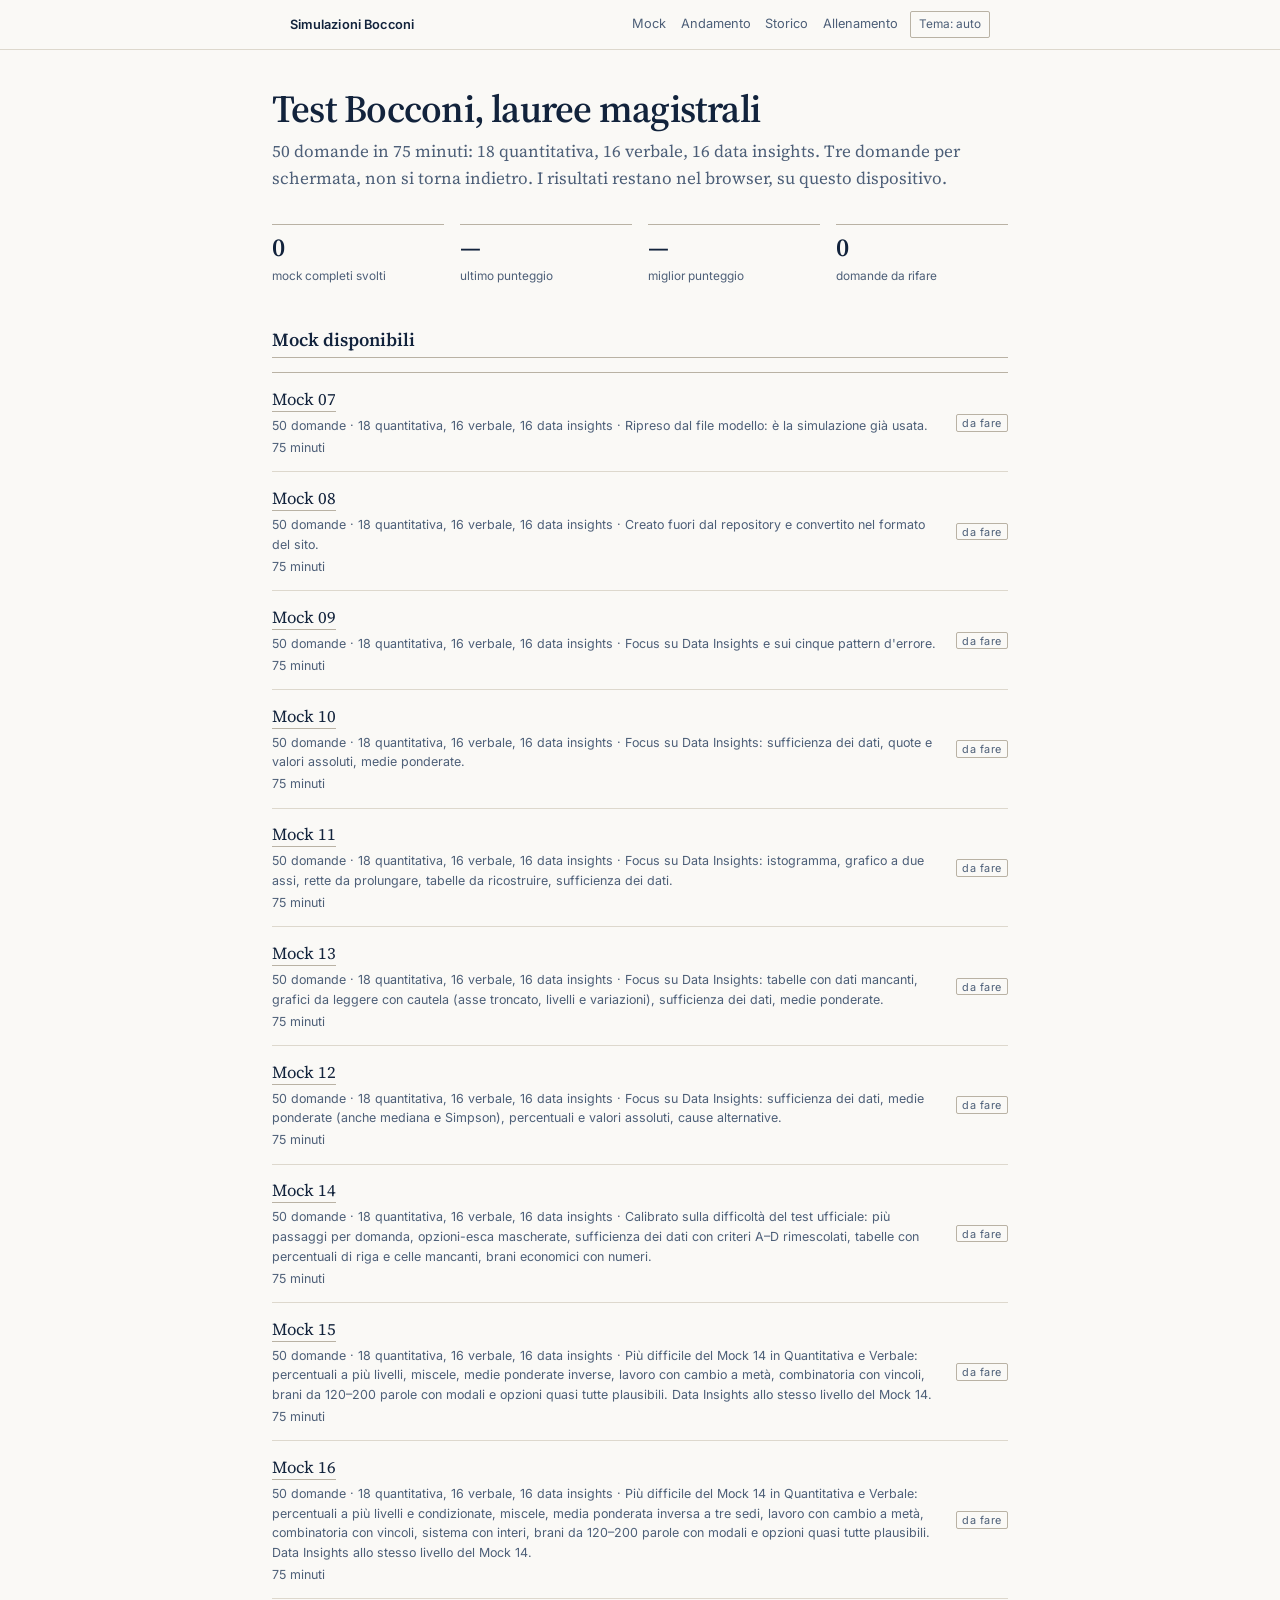
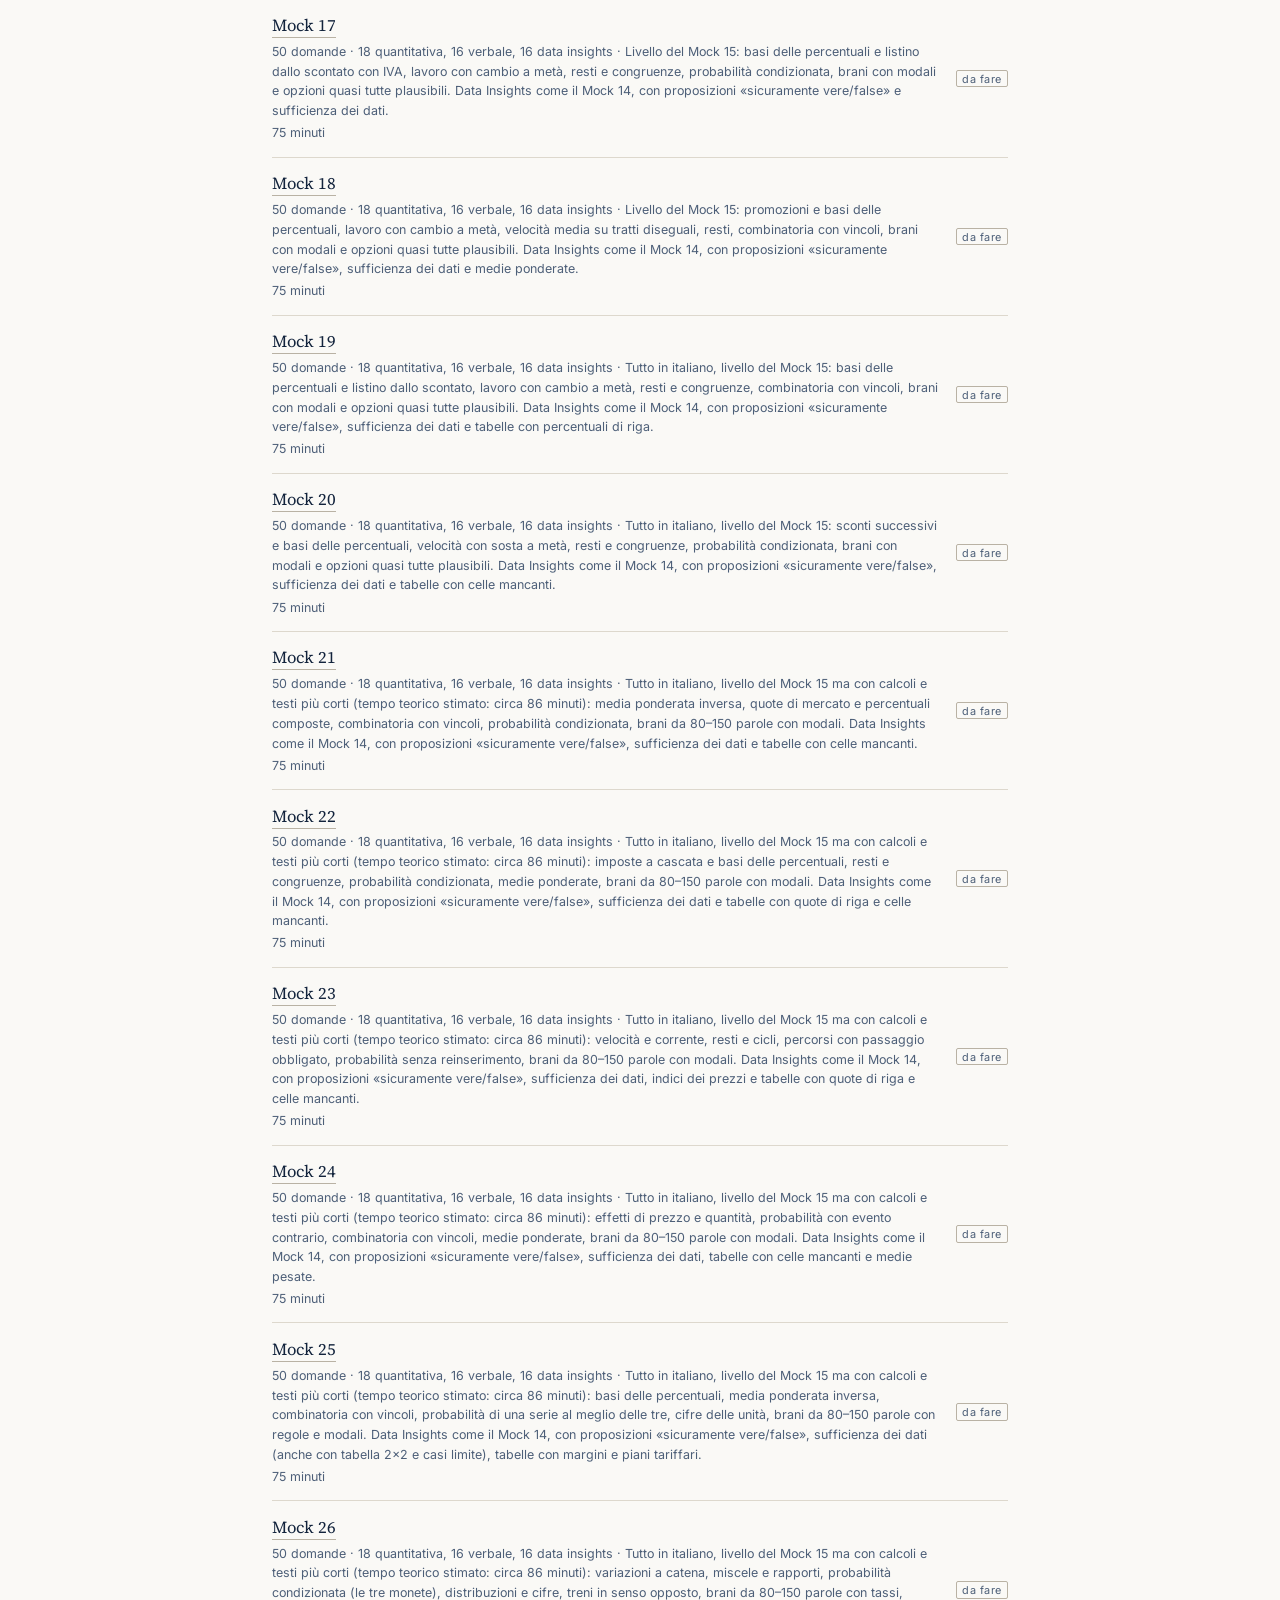
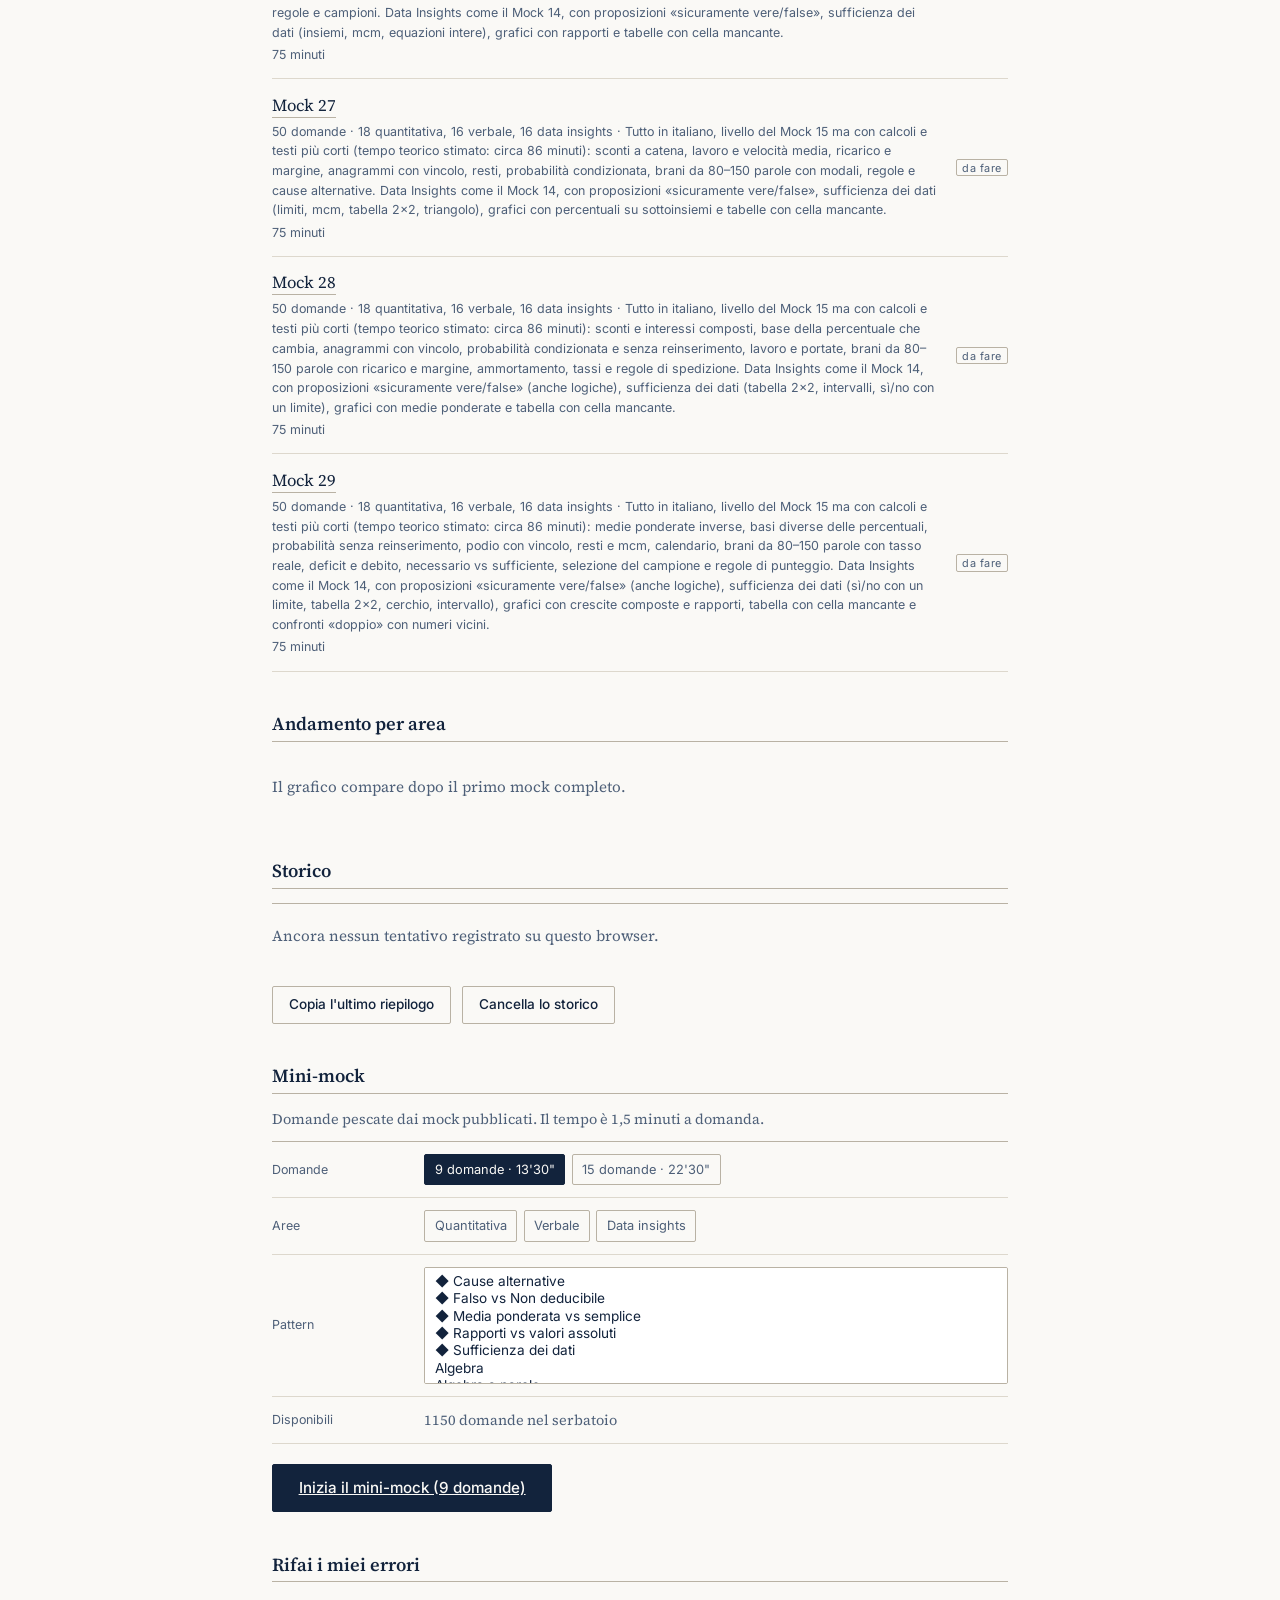
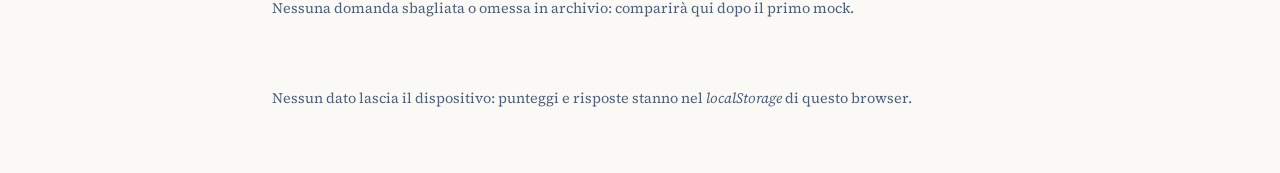
<file: docs/index.html>
<!DOCTYPE html>
<html lang="it">
<head>
<meta charset="utf-8">
<meta name="viewport" content="width=device-width, initial-scale=1, viewport-fit=cover">
<title>Simulazioni test Bocconi — lauree magistrali</title>
<link rel="preconnect" href="https://fonts.googleapis.com">
<link rel="preconnect" href="https://fonts.gstatic.com" crossorigin>
<link href="https://fonts.googleapis.com/css2?family=Source+Serif+4:opsz,wght@8..60,400;8..60,600&family=Inter:wght@400;500;600&display=swap" rel="stylesheet">
<link rel="stylesheet" href="css/style.css">
</head>
<body>

<header id="sitehead">
  <div class="inner">
    <span class="brand">Simulazioni Bocconi</span>
    <nav>
      <a href="#mock">Mock</a>
      <a href="#andamento">Andamento</a>
      <a href="#storico">Storico</a>
      <a href="#allenamento">Allenamento</a>
    </nav>
    <button class="themebtn" type="button">Tema</button>
  </div>
</header>

<main id="home" class="wrap page">
  <h1>Test Bocconi, lauree magistrali</h1>
  <p class="lead">50 domande in 75 minuti: 18 quantitativa, 16 verbale, 16 data insights.
    Tre domande per schermata, non si torna indietro. I risultati restano nel browser, su questo dispositivo.</p>

  <div class="kpis" id="kpis"></div>

  <section class="block" id="mock">
    <h2 class="sec">Mock disponibili</h2>
    <div class="list" id="listamock"></div>
  </section>

  <section class="block" id="andamento">
    <h2 class="sec">Andamento per area</h2>
    <div id="grafico"></div>
  </section>

  <section class="block" id="storico">
    <h2 class="sec">Storico</h2>
    <div class="hist" id="tabstorico"></div>
    <div class="actions noprint">
      <button class="btn ghost small" id="copiatutto">Copia l'ultimo riepilogo</button>
      <button class="btn ghost small" id="svuota">Cancella lo storico</button>
      <span class="flash" id="flash"></span>
    </div>
  </section>

  <section class="block" id="allenamento">
    <h2 class="sec">Mini-mock</h2>
    <p class="note">Domande pescate dai mock pubblicati. Il tempo è 1,5 minuti a domanda.</p>
    <div class="form">
      <div class="field">
        <label>Domande</label>
        <div class="chips">
          <label class="chip"><input type="radio" name="n" value="9" checked><span>9 domande · 13'30"</span></label>
          <label class="chip"><input type="radio" name="n" value="15"><span>15 domande · 22'30"</span></label>
        </div>
      </div>
      <div class="field">
        <label>Aree</label>
        <div class="chips">
          <label class="chip"><input type="checkbox" name="area" value="Q"><span>Quantitativa</span></label>
          <label class="chip"><input type="checkbox" name="area" value="V"><span>Verbale</span></label>
          <label class="chip"><input type="checkbox" name="area" value="DI"><span>Data insights</span></label>
        </div>
      </div>
      <div class="field">
        <label for="pattsel">Pattern</label>
        <select id="pattsel" multiple size="6"></select>
      </div>
      <div class="field">
        <label>Disponibili</label>
        <span class="note" id="conteggio">—</span>
      </div>
    </div>
    <div class="actions">
      <a class="btn" id="vaimini" href="mock.html?mode=mini&n=9">Inizia il mini-mock</a>
    </div>

    <h2 class="sec">Rifai i miei errori</h2>
    <p class="note" id="conterrori">—</p>
    <div class="actions" id="azerrori"></div>
  </section>

  <p class="note" style="margin-top:3rem">
    Nessun dato lascia il dispositivo: punteggi e risposte stanno nel <i>localStorage</i> di questo browser.
  </p>
</main>

<script src="js/charts.js"></script>
<script src="mocks/elenco.js"></script>
<script src="js/engine.js"></script>
<script>
(function () {
  const B = window.Bocconi;
  B.Tema.init();

  const el = id => document.getElementById(id);
  const storico = () => B.Store.storico();

  /* ------------------------------------------------ elenco dei mock */
  function rendiElenco() {
    const st = storico();
    const righe = B.elenco().map(v => {
      const tentativi = st.filter(t => t.mockId === v.id);
      const migliore = tentativi.reduce((best, t) => {
        const QS = B.domande(t.items.map(it => ({ m: it.m, n: it.n })));
        const R = B.punteggio(QS, t.items.map(it => (it.a === undefined ? null : it.a)));
        return (!best || R.pts > best.pts) ? { pts: R.pts, ts: t.ts } : best;
      }, null);
      const stato = tentativi.length
        ? `<span class="state">fatto ${tentativi.length}×</span><span class="score">${B.num(migliore.pts)}<small> /50</small></span>`
        : `<span class="badge">da fare</span>`;
      return `<div class="item">
        <div>
          <div class="title"><a class="go" href="mock.html?id=${v.id}">${B.esc(v.title)}</a></div>
          <div class="meta">${B.esc(v.sub || '')}${v.note ? ' · ' + B.esc(v.note) : ''}</div>
          <div class="meta">${v.minutes} minuti${tentativi.length ? ` · <a class="go" href="mock.html?rev=${migliore.ts}">rivedi il migliore</a>` : ''}</div>
        </div>
        <div class="side">${stato}</div>
      </div>`;
    }).join('');
    el('listamock').innerHTML = righe || '<p class="empty">Nessun mock pubblicato.</p>';
  }

  /* ------------------------------------------------ riquadri in alto */
  function rendiKpi() {
    const st = storico();
    const completi = st.filter(t => t.mode === 'full');
    const punti = completi.map(t => {
      const QS = B.domande(t.items.map(it => ({ m: it.m, n: it.n })));
      return B.punteggio(QS, t.items.map(it => (it.a === undefined ? null : it.a))).pts;
    });
    const ultimo = punti.length ? punti[punti.length - 1] : null;
    const migliore = punti.length ? Math.max.apply(null, punti) : null;
    const errori = B.mieiErrori().length;
    el('kpis').innerHTML = `
      <div class="kpi"><b>${completi.length}</b><span>mock completi svolti</span></div>
      <div class="kpi"><b>${ultimo === null ? '—' : B.num(ultimo)}</b><span>ultimo punteggio</span></div>
      <div class="kpi"><b>${migliore === null ? '—' : B.num(migliore)}</b><span>miglior punteggio</span></div>
      <div class="kpi"><b>${errori}</b><span>domande da rifare</span></div>`;
  }

  /* ------------------------------------------------ grafico andamento */
  function rendiGrafico() {
    const completi = storico().filter(t => t.mode === 'full');
    if (completi.length < 1) {
      el('grafico').innerHTML = '<p class="empty">Il grafico compare dopo il primo mock completo.</p>';
      return;
    }
    el('grafico').innerHTML = B.andamento(completi) +
      '<p class="note">Ogni punto è la percentuale di punti ottenuti sul massimo dell\'area (18, 16 e 16).</p>';
  }

  /* ------------------------------------------------ tabella storico */
  function rendiStorico() {
    const st = storico().slice().reverse();
    if (!st.length) { el('tabstorico').innerHTML = '<p class="empty">Ancora nessun tentativo registrato su questo browser.</p>'; return; }
    const righe = st.map(t => {
      const QS = B.domande(t.items.map(it => ({ m: it.m, n: it.n })));
      const R = B.punteggio(QS, t.items.map(it => (it.a === undefined ? null : it.a)));
      const d = new Date(t.ts);
      return `<div class="row">
        <span class="when">${d.toLocaleDateString('it-IT')} ${d.toLocaleTimeString('it-IT', { hour: '2-digit', minute: '2-digit' })}</span>
        <span class="lbl"><a href="mock.html?rev=${t.ts}">${B.esc(t.label)}</a></span>
        <span>${R.right}</span><span>${R.wrong}</span><span>${R.blank}</span>
        <span>${B.num(R.pts)}${t.mode === 'full' ? '' : '<small> /' + R.tot + '</small>'}</span>
      </div>`;
    }).join('');
    el('tabstorico').innerHTML = `<div class="row head"><span>Quando</span><span>Prova</span><span>G</span><span>S</span><span>O</span><span>Punti</span></div>${righe}`;
  }

  /* ------------------------------------------------ mini-mock */
  function pattern() {
    const set = new Set();
    B.tutteLeDomande().forEach(x => set.add(x.q.patt));
    return Array.from(set).sort((a, b) => {
      const ma = B.PATTERN_MIEI.includes(a), mb = B.PATTERN_MIEI.includes(b);
      if (ma !== mb) return ma ? -1 : 1;
      return a.localeCompare(b, 'it');
    });
  }

  function rendiPattern() {
    el('pattsel').innerHTML = pattern().map(p =>
      `<option value="${B.esc(p)}">${B.PATTERN_MIEI.includes(p) ? '◆ ' : ''}${B.esc(p)}</option>`).join('');
  }

  function aggiornaMini() {
    const n = document.querySelector('input[name=n]:checked').value;
    const aree = Array.from(document.querySelectorAll('input[name=area]:checked')).map(i => i.value);
    const patt = Array.from(el('pattsel').selectedOptions).map(o => o.value);
    let pool = B.tutteLeDomande();
    if (aree.length) pool = pool.filter(x => aree.indexOf(x.q.area) >= 0);
    if (patt.length) pool = pool.filter(x => patt.indexOf(x.q.patt) >= 0);
    const url = 'mock.html?mode=mini&n=' + n
      + (aree.length ? '&area=' + encodeURIComponent(aree.join(',')) : '')
      + (patt.length ? '&patt=' + encodeURIComponent(patt.join('|')) : '');
    const a = el('vaimini');
    a.href = url;
    const basta = pool.length > 0;
    a.classList.toggle('ghost', !basta);
    a.textContent = basta ? `Inizia il mini-mock (${Math.min(+n, pool.length)} domande)` : 'Nessuna domanda con questi filtri';
    el('conteggio').textContent = pool.length
      ? `${pool.length} domande nel serbatoio${pool.length < +n ? ' — meno di quelle richieste, le userò tutte' : ''}`
      : 'nessuna domanda con questi filtri';
  }

  /* ------------------------------------------------ rifai i miei errori */
  function rendiErrori() {
    const err = B.mieiErrori();
    const perArea = err.reduce((a, x) => (a[x.q.area] = (a[x.q.area] || 0) + 1, a), {});
    if (!err.length) {
      el('conterrori').textContent = 'Nessuna domanda sbagliata o omessa in archivio: comparirà qui dopo il primo mock.';
      el('azerrori').innerHTML = '';
      return;
    }
    el('conterrori').innerHTML = `${err.length} domande sbagliate o lasciate in bianco nei tentativi precedenti` +
      ` (Q ${perArea.Q || 0} · V ${perArea.V || 0} · DI ${perArea.DI || 0}).` +
      ` Tempo: 1,5 minuti a domanda.`;
    const opzioni = [9, 15, err.length].filter((v, i, a) => v <= err.length && a.indexOf(v) === i);
    el('azerrori').innerHTML = opzioni.map((v, i) =>
      `<a class="btn ${i ? 'ghost' : ''}" href="mock.html?mode=errori&n=${v}" style="text-decoration:none">Rifai ${v === err.length ? 'tutte (' + v + ')' : v + ' domande'}</a>`
    ).join('');
  }

  /* ------------------------------------------------ azioni */
  function collega() {
    document.querySelectorAll('input[name=n], input[name=area]').forEach(i => i.addEventListener('change', aggiornaMini));
    el('pattsel').addEventListener('change', aggiornaMini);

    el('svuota').onclick = () => {
      if (!storico().length) return;
      if (!confirm('Cancello tutti i risultati salvati su questo browser? Non si può annullare.')) return;
      B.Store.svuotaStorico();
      rendiTutto();
    };
    el('copiatutto').onclick = () => {
      const st = storico();
      if (!st.length) { el('flash').textContent = 'Storico vuoto.'; el('flash').classList.add('on'); setTimeout(() => el('flash').classList.remove('on'), 2200); return; }
      B.copia(B.esporta(st[st.length - 1]), el('flash'));
    };
  }

  function rendiTutto() {
    rendiElenco(); rendiKpi(); rendiGrafico(); rendiStorico(); rendiErrori(); aggiornaMini();
  }

  B.caricaTutti().then(() => { rendiPattern(); collega(); rendiTutto(); })
    .catch(e => { el('listamock').innerHTML = `<p class="empty">Non riesco a caricare i mock: ${B.esc(e.message)}</p>`; });
})();
</script>
</body>
</html>
</file>
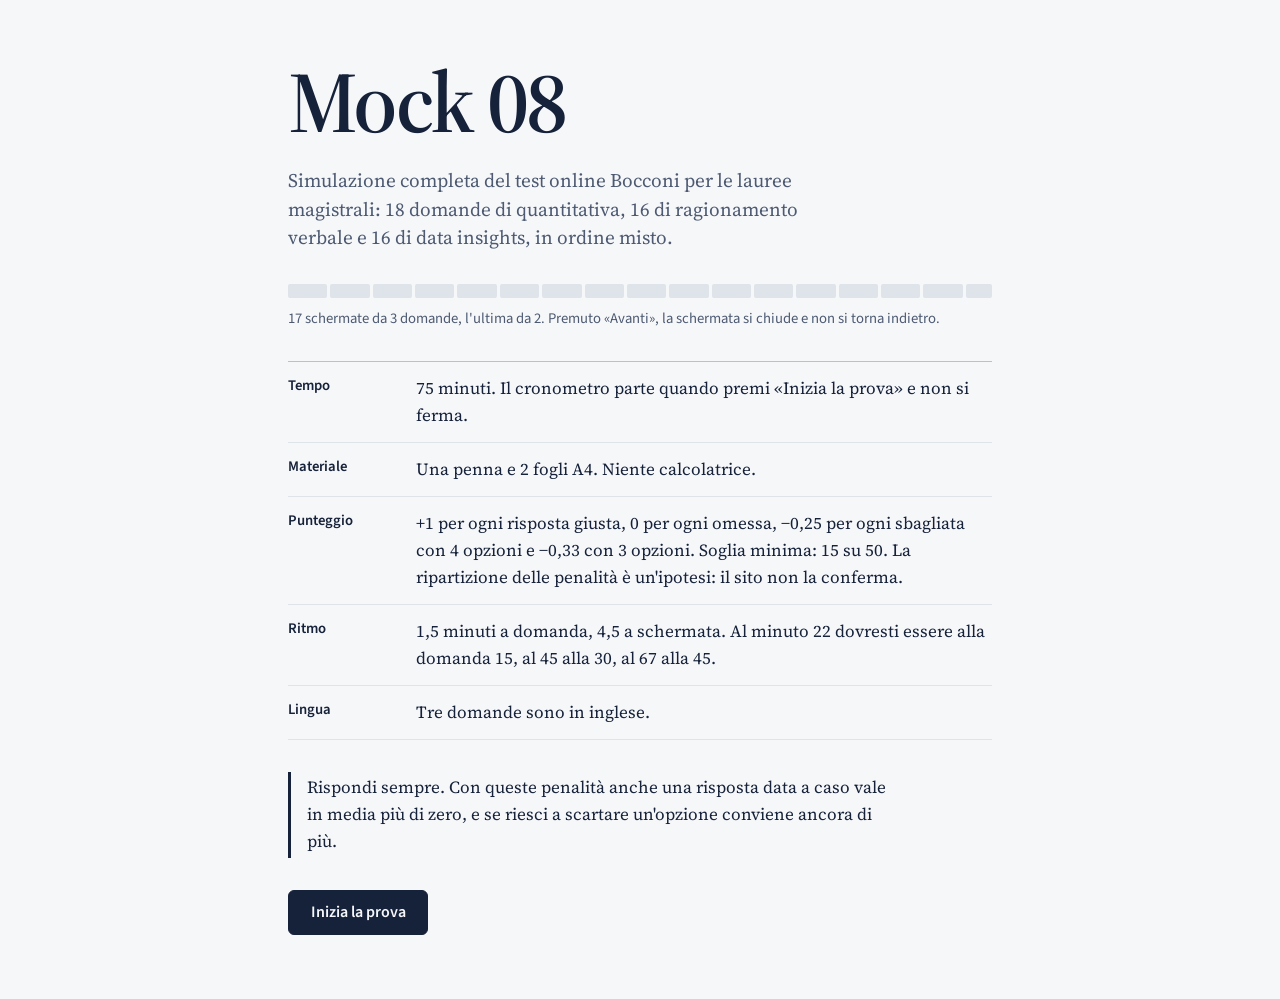
<file: mock08-progetto.html>
<!doctype html><html><head><meta charset=utf8><meta name=viewport content="width=device-width,initial-scale=1,viewport-fit=cover"><style>:root{color-scheme:light;box-sizing:border-box;padding-top:env(safe-area-inset-top,0px);padding-bottom:env(safe-area-inset-bottom,0px)}html{scroll-padding-top:env(safe-area-inset-top,0px)}body{margin:0;padding:0;font:14px -apple-system,BlinkMacSystemFont,sans-serif;background:#faf9f5;color:#141413}img{max-width:100%}[hidden]:not([hidden=until-found i]){display:none!important}</style></head><body>
<title>Mock 08 Bocconi</title>
<link rel="preconnect" href="https://fonts.googleapis.com">
<link rel="preconnect" href="https://fonts.gstatic.com" crossorigin>
<link rel="stylesheet" href="https://fonts.googleapis.com/css2?family=Source+Sans+3:wght@400;600&family=Source+Serif+4:ital,opsz,wght@0,8..60,400;0,8..60,600;1,8..60,400&display=swap">
<style>
/* Layout: one reading column, like an exam booklet. A sticky bar carries the clock and the strip of 17 screens;
   a fixed bar at the bottom holds the only way forward. The results open with the score and the answer sheet. */
:root{
  --paper:#f6f7f9;      /* page ground: cool exam-paper white */
  --sheet:#ffffff;      /* raised surfaces: answer sheet */
  --ink:#16223a;        /* text, filled bubbles, primary button */
  --ink-2:#4d5a72;      /* secondary text */
  --ink-3:#6f7a8e;      /* muted labels */
  --rule:#dfe3ea;       /* hairlines */
  --rule-2:#b9c1ce;     /* stronger rules, empty bubbles */
  --wash:#e8ecf2;       /* hover and selected option */
  --ok:#1d7a4f;         /* correct answer (semantic) */
  --ok-wash:#e3f1ea;
  --bad:#b3261e;        /* wrong answer, low time (semantic) */
  --bad-wash:#f8e5e3;
  --focus:#2a6fd6;
  --s1:#2a78d6; --s2:#eb6834; --s3:#1baf7a;       /* chart series, validated */
  --on-s1:#ffffff; --on-s2:#16223a; --on-s3:#16223a;
  --y1:#6da7ec; --y2:#1c5cab;                      /* ordered years: 2024, 2025 */
  --font-text:"Source Serif 4", Georgia, "Times New Roman", serif;
  --font-ui:"Source Sans 3", "Segoe UI", system-ui, -apple-system, sans-serif;
}
@media (prefers-color-scheme: dark){
  :root:not([data-theme="light"]){
    --paper:#111418; --sheet:#171b21; --ink:#e7eaf0; --ink-2:#a9b1bf; --ink-3:#8791a1;
    --rule:#262c35; --rule-2:#465061; --wash:#1f2631;
    --ok:#5cc08e; --ok-wash:#15291f; --bad:#f07b72; --bad-wash:#33191a; --focus:#7aa7ef;
    --s1:#3987e5; --s2:#d95926; --s3:#199e70;
    --on-s1:#0e1116; --on-s2:#0e1116; --on-s3:#0e1116;
    --y1:#1c5cab; --y2:#6da7ec;
    color-scheme:dark;
  }
}
:root[data-theme="dark"]{
  --paper:#111418; --sheet:#171b21; --ink:#e7eaf0; --ink-2:#a9b1bf; --ink-3:#8791a1;
  --rule:#262c35; --rule-2:#465061; --wash:#1f2631;
  --ok:#5cc08e; --ok-wash:#15291f; --bad:#f07b72; --bad-wash:#33191a; --focus:#7aa7ef;
  --s1:#3987e5; --s2:#d95926; --s3:#199e70;
  --on-s1:#0e1116; --on-s2:#0e1116; --on-s3:#0e1116;
  --y1:#1c5cab; --y2:#6da7ec;
  color-scheme:dark;
}

*,*::before,*::after{box-sizing:border-box}
[hidden]{display:none!important}
body{margin:0;background:var(--paper);color:var(--ink);font:400 1.0625rem/1.6 var(--font-text);-webkit-font-smoothing:antialiased}
h1,h2,h3{margin:0;font-weight:600;line-height:1.15;text-wrap:balance}
p{margin:0}
button{font:inherit;color:inherit}
.inner{max-width:46rem;margin-inline:auto;padding-inline:16px}
.ui{font-family:var(--font-ui)}

/* ---------- buttons ---------- */
.btn{font:600 1rem/1.2 var(--font-ui);background:var(--ink);color:var(--paper);border:1px solid var(--ink);
  border-radius:6px;padding:.75rem 1.35rem;min-height:44px;cursor:pointer}
.btn:hover{opacity:.9}
.btn.ghost{background:transparent;color:var(--ink);border-color:var(--rule-2)}
.btn.ghost:hover{background:var(--wash);opacity:1}
.btn:focus-visible,.row:focus-visible,.seg button:focus-visible,[tabindex="-1"]:focus-visible{outline:2px solid var(--focus);outline-offset:2px}
[tabindex="-1"]:focus{outline:none}

/* ---------- screen strip (17 screens; the last holds 2 questions) ---------- */
.strip{list-style:none;margin:0;padding:0;display:flex;gap:3px}
.strip li{flex:3 1 0;height:6px;border-radius:2px;background:var(--rule)}
.strip li:last-child{flex-grow:2}
.strip li.done{background:var(--ink)}
.strip li.now{background:var(--ink-3)}

/* ---------- cover ---------- */
.cover{padding-block:3.25rem 4rem;display:grid;gap:2rem}
.cover h1{font-size:clamp(3.2rem,12vw,5.4rem);letter-spacing:-.03em;font-variation-settings:"opsz" 60}
.lede{font-size:1.2rem;line-height:1.5;color:var(--ink-2);max-width:34rem;margin-top:.9rem}
.cover .strip li{height:14px}
.strip-note{font:400 .92rem/1.45 var(--font-ui);color:var(--ink-2);margin-top:.6rem}
.rules{margin:0;border-top:1px solid var(--rule-2)}
.rules div{display:grid;grid-template-columns:7rem 1fr;gap:1rem;padding-block:.8rem;border-bottom:1px solid var(--rule)}
.rules dt{font:600 .92rem/1.55 var(--font-ui)}
.rules dd{margin:0;min-width:0}
.advice{border-left:3px solid var(--ink);padding:.15rem 0 .15rem 1rem;max-width:38rem}
.resume{font:400 .98rem/1.5 var(--font-ui);color:var(--ink-2)}
.actions{display:flex;flex-wrap:wrap;gap:.75rem;align-items:center}
@media (max-width:32rem){.rules div{grid-template-columns:1fr;gap:.15rem}}

/* ---------- top bar ---------- */
.bar{position:sticky;top:env(safe-area-inset-top,0px);z-index:10;background:var(--paper);border-bottom:1px solid var(--rule)}
.bar-row{display:flex;align-items:center;gap:1rem;padding-block:.6rem .5rem;font-family:var(--font-ui)}
.where{display:flex;flex-direction:column;line-height:1.25;min-width:0}
.where strong{font-size:.98rem}
.where span{font-size:.82rem;color:var(--ink-2)}
.pace{margin-left:auto;font-size:.85rem;color:var(--ink-2);text-align:right;min-width:0}
.clock{font:600 1.55rem/1 var(--font-ui);font-variant-numeric:tabular-nums;min-width:4.4ch;text-align:right}
.clock.warn{color:var(--bad)}
.clock.crit{color:var(--bad);animation:pulse 1.6s ease-in-out infinite}
@keyframes pulse{50%{opacity:.5}}
.bar .strip{padding-bottom:.6rem}
@media (max-width:26rem){.pace{display:none}}

/* ---------- questions ---------- */
.qs{padding-block:1.25rem 9rem}
.q{padding-block:1.6rem;border-bottom:1px solid var(--rule)}
.q:first-child{padding-top:.6rem}
.qhead{display:flex;flex-wrap:wrap;align-items:center;gap:.5rem .6rem;margin-bottom:.8rem;font-family:var(--font-ui)}
.qhead h2{font:600 1.05rem/1.2 var(--font-ui)}
.tag{font:400 .8rem/1.2 var(--font-ui);color:var(--ink-2);border:1px solid var(--rule-2);border-radius:999px;padding:.12rem .55rem}
.passage{border-left:2px solid var(--rule-2);padding-left:1rem;margin-bottom:.9rem}
.claim{font-weight:600;margin-bottom:.35rem}
.stem{margin-bottom:.9rem}
.ask{font:400 .95rem/1.4 var(--font-ui);color:var(--ink-2);margin:.2rem 0 .5rem}
.dsl{list-style:none;margin:0 0 .8rem;padding:0;border-block:1px solid var(--rule)}
.dsl li{display:grid;grid-template-columns:2.4rem 1fr;padding-block:.55rem}
.dsl li + li{border-top:1px solid var(--rule)}
.dsl b{font:600 .95rem/1.6 var(--font-ui)}
.opts{list-style:none;margin:0;padding:0;display:grid;gap:.2rem}
.opt{position:relative;display:grid;grid-template-columns:2rem 1fr;gap:.65rem;align-items:start;padding:.55rem .6rem;border-radius:8px;cursor:pointer}
.opt:hover{background:var(--wash)}
.opt input{position:absolute;opacity:0;width:1px;height:1px;margin:0;pointer-events:none}
.bub{width:1.8rem;height:1.8rem;border-radius:50%;border:1.5px solid var(--rule-2);display:inline-flex;align-items:center;justify-content:center;
  font:600 .85rem/1 var(--font-ui);color:var(--ink-2);background:var(--paper)}
.opt input:checked + .bub{background:var(--ink);border-color:var(--ink);color:var(--paper)}
.opt:has(input:checked){background:var(--wash)}
.opt input:focus-visible + .bub{outline:2px solid var(--focus);outline-offset:2px}
.txt{min-width:0;padding-top:.05rem}

/* inline stacked fractions */
.fr{display:inline-flex;flex-direction:column;vertical-align:middle;text-align:center;font-size:.86em;line-height:1.12;margin:0 .12em;font-variant-numeric:lining-nums}
.fr > span:first-child{border-bottom:1px solid currentColor;padding:0 .2em .05em}
.fr > span:last-child{padding:.05em .2em 0}

/* ---------- figures ---------- */
.fig{margin:.2rem 0 1rem}
.fig figcaption{font:600 .95rem/1.35 var(--font-ui);margin-bottom:.45rem}
.fig-key{font:600 .9rem/1.4 var(--font-ui);color:var(--ink);margin-bottom:.45rem}
.fig-note{font:400 .84rem/1.4 var(--font-ui);color:var(--ink-2);margin-top:.35rem}
.fig-scroll,.tbl{overflow-x:auto}
.legend{list-style:none;margin:0 0 .35rem;padding:0;display:flex;flex-wrap:wrap;gap:.3rem 1.1rem;font:400 .86rem/1.3 var(--font-ui);color:var(--ink-2)}
.legend li{display:flex;align-items:center;gap:.45rem}
.sw{display:inline-block;width:.8rem;height:.8rem;border-radius:3px}
.sw.line{width:1.3rem;height:3px;border-radius:2px}
svg.chart{display:block;width:100%;max-width:560px;min-width:320px;height:auto}
.chart .grid{stroke:var(--rule);stroke-width:1}
.chart .axis{stroke:var(--rule-2);stroke-width:1}
.chart text{font-family:var(--font-ui)}
.chart .tick{font-size:11.5px;fill:var(--ink-3)}
.chart .lab{font-size:12.5px;fill:var(--ink);font-weight:600}
.chart .val{font-size:12px;fill:var(--ink);font-weight:600}
.chart .in{font-size:12px;font-weight:600}
.chart .total{font-size:12.5px;fill:var(--ink);font-weight:600}
table{border-collapse:collapse;font:400 .95rem/1.4 var(--font-ui);font-variant-numeric:tabular-nums}
th,td{padding:.45rem 1.1rem .45rem 0;text-align:right;border-bottom:1px solid var(--rule);white-space:nowrap}
th:first-child,td:first-child{text-align:left}
thead th{font-size:.84rem;font-weight:600;color:var(--ink-2);border-bottom:1px solid var(--rule-2);white-space:normal;vertical-align:bottom}
tbody th{font-weight:600}
tfoot th,tfoot td{font-weight:600;border-top:1px solid var(--rule-2);border-bottom:none}

/* ---------- bottom bar ---------- */
.foot{position:fixed;left:0;right:0;bottom:0;z-index:10;background:var(--paper);border-top:1px solid var(--rule);padding-bottom:env(safe-area-inset-bottom,0px)}
.foot-row{display:flex;flex-wrap:wrap;align-items:center;gap:.6rem 1rem;padding-block:.7rem}
.hint{flex:1 1 15rem;min-width:0;font:400 .92rem/1.4 var(--font-ui);color:var(--ink-2)}
.hint.warn{color:var(--bad)}
.hint.ok{color:var(--ok)}
.foot-actions{display:flex;flex-wrap:wrap;gap:.5rem;margin-left:auto}

/* ---------- results ---------- */
.res{padding-block:2.75rem 5rem;display:grid;gap:2.75rem}
.res-top{display:grid;gap:.5rem}
.res-top .label{font:600 .95rem/1.3 var(--font-ui);color:var(--ink-2)}
.score{font:600 clamp(3.6rem,15vw,5.2rem)/1 var(--font-ui);letter-spacing:-.02em}
.score small{font-size:.34em;font-weight:400;color:var(--ink-2);letter-spacing:0}
.verdict{font:600 1rem/1.4 var(--font-ui)}
.verdict.ok{color:var(--ok)}
.verdict.bad{color:var(--bad)}
.facts{font:400 .98rem/1.5 var(--font-ui);color:var(--ink-2)}
.sec > h2{font-size:1.35rem;margin-bottom:.35rem}
.sec .lead{font:400 .95rem/1.5 var(--font-ui);color:var(--ink-2);margin-bottom:1rem;max-width:38rem}
.full{width:100%}
.full th,.full td{padding-right:.8rem}
.full td:last-child,.full th:last-child{padding-right:0}
.num{font-variant-numeric:tabular-nums}

/* answer sheet */
.sheet{background:var(--sheet);border:1px solid var(--rule);border-radius:10px;padding:.9rem .8rem;
  display:grid;grid-auto-flow:column;grid-template-rows:repeat(18,auto);gap:0 1.4rem;justify-content:start;overflow-x:auto}
.row{display:grid;grid-template-columns:1.9rem repeat(4,1.55rem);gap:.3rem;align-items:center;padding:.18rem .3rem;border-radius:6px;
  border:0;background:none;cursor:pointer;text-align:left}
.row:hover{background:var(--wash)}
.row.gap{margin-bottom:.55rem}
.row .n{font:600 .82rem/1 var(--font-ui);font-variant-numeric:tabular-nums;color:var(--ink-2);text-align:right;padding-right:.25rem}
.b{width:1.55rem;height:1.55rem;border-radius:50%;border:1.5px solid var(--rule-2);display:inline-flex;align-items:center;justify-content:center;
  font:600 .7rem/1 var(--font-ui);color:var(--ink-3)}
.b.off{visibility:hidden}
.b.right{background:var(--ok);border-color:var(--ok);color:var(--paper)}
.b.wrong{background:var(--bad);border-color:var(--bad);color:var(--paper)}
.b.key{border:2.5px solid var(--ok);color:var(--ok)}
.sheet-key{display:flex;flex-wrap:wrap;gap:.4rem 1.2rem;font:400 .88rem/1.4 var(--font-ui);color:var(--ink-2);margin-bottom:.8rem}
.sheet-key span{display:inline-flex;align-items:center;gap:.4rem}
.sheet-key .b{width:1.2rem;height:1.2rem;font-size:.6rem}
@media (max-width:34rem){.sheet{grid-template-rows:repeat(27,auto)}}

/* pattern table */
.grp th{font:600 .8rem/1.3 var(--font-ui);color:var(--ink-3);padding-top:1rem;border-bottom:1px solid var(--rule-2);text-align:left}
.qlist{white-space:normal;text-align:left;color:var(--ink-2);font-size:.88rem}

/* time per screen */
.times{display:grid;gap:.35rem}
.trow{display:grid;grid-template-columns:5.2rem 1fr 3.4rem;gap:.7rem;align-items:center;font:400 .88rem/1.2 var(--font-ui)}
.trow .who{color:var(--ink-2);font-variant-numeric:tabular-nums}
.trow .t{text-align:right;font-variant-numeric:tabular-nums;font-weight:600}
.track{position:relative;height:12px;background:transparent}
.track i{position:absolute;left:0;top:1px;height:10px;border-radius:0 4px 4px 0;background:var(--s1)}
.track i.over{background:var(--bad)}
.track b{position:absolute;top:-3px;bottom:-3px;width:1.5px;background:var(--ink-2)}
.tnote{font:400 .86rem/1.4 var(--font-ui);color:var(--ink-2);margin-top:.6rem}

/* summary */
textarea{width:100%;min-height:10rem;font:400 .85rem/1.5 ui-monospace,SFMono-Regular,Menlo,Consolas,monospace;background:var(--sheet);color:var(--ink);
  border:1px solid var(--rule-2);border-radius:8px;padding:.7rem;resize:vertical}
.copied{font:400 .9rem/1.4 var(--font-ui);color:var(--ink-2)}

/* solutions */
.seg{display:inline-flex;border:1px solid var(--rule-2);border-radius:8px;overflow:hidden;margin-bottom:.4rem}
.seg button{font:600 .9rem/1 var(--font-ui);background:transparent;border:0;padding:.65rem 1rem;cursor:pointer;min-height:40px}
.seg button + button{border-left:1px solid var(--rule-2)}
.seg button[aria-pressed="true"]{background:var(--ink);color:var(--paper)}
.sol{padding-block:1.6rem;border-bottom:1px solid var(--rule)}
.verdicttag{font:600 .8rem/1.2 var(--font-ui);border-radius:999px;padding:.14rem .6rem;border:1px solid}
.v-right{color:var(--ok);border-color:var(--ok)}
.v-wrong{color:var(--bad);border-color:var(--bad)}
.v-blank{color:var(--ink-2);border-color:var(--rule-2)}
.sol .opt{cursor:default}
.sol .opt:hover{background:none}
.sol .opt.is-key{background:var(--ok-wash)}
.sol .opt.is-mine{background:var(--bad-wash)}
.sol .opt.is-key .bub{background:var(--ok);border-color:var(--ok);color:var(--paper)}
.sol .opt.is-mine .bub{background:var(--bad);border-color:var(--bad);color:var(--paper)}
.mark{display:block;font:600 .78rem/1.3 var(--font-ui);margin-top:.2rem}
.is-key .mark{color:var(--ok)}
.is-mine .mark{color:var(--bad)}
.why{margin-top:1rem;display:grid;gap:.7rem;border-left:2px solid var(--rule-2);padding-left:1rem}
.why h3{font:600 .82rem/1.3 var(--font-ui);color:var(--ink-2);margin-bottom:.1rem}
.why p{font-size:1rem}

@media (prefers-reduced-motion: reduce){ .clock.crit{animation:none} html{scroll-behavior:auto} }
</style>

<section id="cover" class="inner cover" hidden>
  <div>
    <h1>Mock 08</h1>
    <p class="lede">Simulazione completa del test online Bocconi per le lauree magistrali: 18 domande di quantitativa, 16 di ragionamento verbale e 16 di data insights, in ordine misto.</p>
  </div>
  <div>
    <ol class="strip" id="cover-strip" aria-hidden="true"></ol>
    <p class="strip-note">17 schermate da 3 domande, l'ultima da 2. Premuto «Avanti», la schermata si chiude e non si torna indietro.</p>
  </div>
  <dl class="rules">
    <div><dt>Tempo</dt><dd>75 minuti. Il cronometro parte quando premi «Inizia la prova» e non si ferma.</dd></div>
    <div><dt>Materiale</dt><dd>Una penna e 2 fogli A4. Niente calcolatrice.</dd></div>
    <div><dt>Punteggio</dt><dd>+1 per ogni risposta giusta, 0 per ogni omessa, −0,25 per ogni sbagliata con 4 opzioni e −0,33 con 3 opzioni. Soglia minima: 15 su 50. La ripartizione delle penalità è un'ipotesi: il sito non la conferma.</dd></div>
    <div><dt>Ritmo</dt><dd>1,5 minuti a domanda, 4,5 a schermata. Al minuto 22 dovresti essere alla domanda 15, al 45 alla 30, al 67 alla 45.</dd></div>
    <div><dt>Lingua</dt><dd>Tre domande sono in inglese.</dd></div>
  </dl>
  <p class="advice">Rispondi sempre. Con queste penalità anche una risposta data a caso vale in media più di zero, e se riesci a scartare un'opzione conviene ancora di più.</p>
  <p class="resume" id="resume" hidden></p>
  <div class="actions">
    <button class="btn" id="go" type="button">Inizia la prova</button>
    <button class="btn ghost" id="go-alt" type="button" hidden>Ricomincia da capo</button>
  </div>
</section>

<section id="run" hidden>
  <header class="bar">
    <div class="inner bar-row">
      <div class="where"><strong id="pos">Domande 1–3 di 50</strong><span id="scr">Schermata 1 di 17</span></div>
      <p class="pace" id="pace"></p>
      <div class="clock" id="clock" role="timer" aria-label="Tempo rimasto">75:00</div>
    </div>
    <div class="inner"><ol class="strip" id="strip" aria-hidden="true"></ol></div>
  </header>
  <main class="inner qs" id="questions" tabindex="-1"></main>
  <footer class="foot">
    <div class="inner foot-row">
      <p class="hint" id="hint" aria-live="polite"></p>
      <div class="foot-actions">
        <button class="btn ghost" id="back" type="button" hidden>Torna alle domande</button>
        <button class="btn" id="next" type="button">Avanti</button>
      </div>
    </div>
  </footer>
</section>

<section id="result" hidden></section>

<script>
/* ============ Mock 08: dati, tabelle e grafici ============ */

function fr(n, d){ return `<span class="fr" role="math" aria-label="${n} fratto ${d}"><span>${n}</span><span>${d}</span></span>`; }

const VFN = ['Vera', 'Falsa', 'Non deducibile'];
const DSOPTS = [
  'La (1) da sola è sufficiente, la (2) da sola no',
  'La (2) da sola è sufficiente, la (1) da sola no',
  'Servono entrambe insieme; nessuna delle due da sola basta',
  'Nemmeno insieme sono sufficienti'
];
const DSOPTS_EN = [
  'Statement (1) alone is sufficient, but statement (2) alone is not',
  'Statement (2) alone is sufficient, but statement (1) alone is not',
  'Both statements together are needed; neither alone is sufficient',
  'Even together, the statements are not sufficient'
];

/* ---------- tabelle ---------- */
function tRestaurants(){
  return `<figure class="fig"><figcaption>Ristoranti della catena, ottobre 2025</figcaption>
<div class="tbl"><table>
<thead><tr><th scope="col">Ristorante</th><th scope="col">Coperti serviti</th><th scope="col">Scontrino medio per coperto</th></tr></thead>
<tbody>
<tr><th scope="row">Arco</th><td>3.000</td><td>14 €</td></tr>
<tr><th scope="row">Borgo</th><td>4.000</td><td>11 €</td></tr>
<tr><th scope="row">Corte</th><td>2.000</td><td>17 €</td></tr>
<tr><th scope="row">Duomo</th><td>1.000</td><td>50 €</td></tr>
</tbody></table></div></figure>`;
}

function tJobs(){
  return `<figure class="fig"><figcaption>Laureati 2024 per facoltà e condizione a un anno dalla laurea</figcaption>
<div class="tbl"><table>
<thead><tr><th scope="col">Facoltà</th><th scope="col">Occupati</th><th scope="col">Non occupati</th><th scope="col">Totale</th></tr></thead>
<tbody>
<tr><th scope="row">Economia</th><td>180</td><td>20</td><td>200</td></tr>
<tr><th scope="row">Giurisprudenza</th><td>100</td><td>50</td><td>150</td></tr>
<tr><th scope="row">Ingegneria</th><td>120</td><td>30</td><td>150</td></tr>
</tbody>
<tfoot><tr><th scope="row">Totale</th><td>400</td><td>100</td><td>500</td></tr></tfoot>
</table></div></figure>`;
}

function tBudget(){
  return `<figure class="fig"><figcaption>Spesa del Comune per voce, in percentuale della spesa totale</figcaption>
<div class="tbl"><table>
<thead><tr><th scope="col">Voce</th><th scope="col">2024</th><th scope="col">2025</th></tr></thead>
<tbody>
<tr><th scope="row">Scuola</th><td>30%</td><td>35%</td></tr>
<tr><th scope="row">Trasporti</th><td>25%</td><td>25%</td></tr>
<tr><th scope="row">Servizi sociali</th><td>20%</td><td>25%</td></tr>
<tr><th scope="row">Cultura</th><td>10%</td><td>5%</td></tr>
<tr><th scope="row">Altro</th><td>15%</td><td>10%</td></tr>
</tbody>
<tfoot><tr><th scope="row">Spesa totale</th><td>50 milioni di €</td><td>40 milioni di €</td></tr></tfoot>
</table></div></figure>`;
}

/* ---------- grafici (SVG, colori dai token del tema) ---------- */
const STACK = {
  years: ['2023', '2024', '2025'],
  series: [
    { k: 'Hardware', v: [60, 60, 54], c: 's1' },
    { k: 'Software', v: [30, 45, 60], c: 's2' },
    { k: 'Servizi',  v: [10, 15, 36], c: 's3' }
  ]
};
function cStack(){
  const W = 520, H = 300, L = 40, R = 12, T = 30, B = 34;
  const plotH = H - T - B, plotW = W - L - R, max = 160, k = plotH / max, base = T + plotH;
  const band = plotW / 3, cw = 60, gap = 2, r = 4;
  let g = '';
  for (const t of [0, 50, 100, 150]) {
    const y = base - t * k;
    g += `<line x1="${L}" x2="${W - R}" y1="${y}" y2="${y}" class="${t === 0 ? 'axis' : 'grid'}"></line>`;
    g += `<text x="${L - 8}" y="${y + 4}" class="tick" text-anchor="end">${t}</text>`;
  }
  STACK.years.forEach((yr, i) => {
    const x = L + band * i + (band - cw) / 2;
    let yb = base, tot = 0;
    STACK.series.forEach((s, j) => {
      const v = s.v[i]; tot += v;
      const h = v * k, top = yb - h, y0 = top + gap;
      const isTop = j === STACK.series.length - 1;
      const d = isTop
        ? `M${x},${yb} V${y0 + r} Q${x},${y0} ${x + r},${y0} H${x + cw - r} Q${x + cw},${y0} ${x + cw},${y0 + r} V${yb} Z`
        : `M${x},${yb} V${y0} H${x + cw} V${yb} Z`;
      g += `<path d="${d}" style="fill:var(--${s.c})"><title>${s.k} ${yr}: ${v} milioni di €</title></path>`;
      const mid = (y0 + yb) / 2;
      if (yb - y0 >= 17) g += `<text x="${x + cw / 2}" y="${mid + 4}" class="in" style="fill:var(--on-${s.c})" text-anchor="middle">${v}</text>`;
      else g += `<text x="${x + cw + 6}" y="${mid + 4}" class="val">${v}</text>`;
      yb = top;
    });
    g += `<text x="${x + cw / 2}" y="${yb - 8}" class="total" text-anchor="middle">${tot}</text>`;
    g += `<text x="${x + cw / 2}" y="${base + 20}" class="tick" text-anchor="middle">${yr}</text>`;
  });
  const legend = STACK.series.map(s => `<li><i class="sw" style="background:var(--${s.c})"></i>${s.k}</li>`).join('');
  return `<figure class="fig"><figcaption>Fatturato per linea di prodotto, in milioni di €</figcaption>
<ul class="legend">${legend}</ul>
<div class="fig-scroll"><svg class="chart" viewBox="0 0 ${W} ${H}" role="img" aria-label="Colonne impilate. 2023: Hardware 60, Software 30, Servizi 10, totale 100. 2024: Hardware 60, Software 45, Servizi 15, totale 120. 2025: Hardware 54, Software 60, Servizi 36, totale 150.">${g}</svg></div>
<p class="fig-note">Il numero sopra ogni colonna è il fatturato totale dell'anno.</p></figure>`;
}

const IDX = { years: [2021, 2022, 2023, 2024, 2025], A: [100, 104, 117, 130, 143], B: [100, 110, 120, 135, 150] };
function cIndex(){
  const W = 520, H = 280, L = 40, R = 44, T = 20, B = 32, lo = 95, hi = 155;
  const x = i => L + (W - L - R) * i / 4;
  const y = v => T + (H - T - B) * (hi - v) / (hi - lo);
  let g = '';
  for (let t = 100; t <= 150; t += 10) {
    g += `<line x1="${L}" x2="${W - R}" y1="${y(t)}" y2="${y(t)}" class="grid"></line>`;
    g += `<text x="${L - 8}" y="${y(t) + 4}" class="tick" text-anchor="end">${t}</text>`;
  }
  IDX.years.forEach((yr, i) => { g += `<text x="${x(i)}" y="${H - 8}" class="tick" text-anchor="middle">${yr}</text>`; });
  const line = (arr, c) => `<polyline points="${arr.map((v, i) => `${x(i)},${y(v)}`).join(' ')}" fill="none" style="stroke:var(--${c})" stroke-width="2" stroke-linejoin="round" stroke-linecap="round"></polyline>`;
  const dots = (arr, c, name) => arr.map((v, i) => `<circle cx="${x(i)}" cy="${y(v)}" r="4.5" style="fill:var(--${c});stroke:var(--paper)" stroke-width="2"><title>Prodotto ${name}, ${IDX.years[i]}: ${v}</title></circle>`).join('');
  g += line(IDX.B, 's2') + line(IDX.A, 's1') + dots(IDX.B, 's2', 'B') + dots(IDX.A, 's1', 'A');
  IDX.A.forEach((v, i) => { g += `<text x="${x(i)}" y="${y(v) + 19}" class="val" text-anchor="middle">${v}</text>`; });
  g += `<text x="${x(4)}" y="${y(150) - 11}" class="val" text-anchor="middle">150</text>`;
  return `<figure class="fig"><figcaption>Indice dei prezzi di due prodotti (2021 = 100)</figcaption>
<ul class="legend"><li><i class="sw line" style="background:var(--s1)"></i>Prodotto A</li><li><i class="sw line" style="background:var(--s2)"></i>Prodotto B</li></ul>
<div class="fig-scroll"><svg class="chart" viewBox="0 0 ${W} ${H}" role="img" aria-label="Due linee dal 2021 al 2025. Prodotto A: 100, 104, 117, 130, 143. Prodotto B: 100, 110, 120, 135, 150.">${g}</svg></div>
<p class="fig-note">I valori sotto la linea sono quelli del prodotto A.</p></figure>`;
}

const SHARES = [['Alfa', 30, 26], ['Beta', 25, 24], ['Gamma', 20, 22], ['Delta', 15, 16], ['Epsilon', 10, 12]];
function cShares(){
  const W = 520, L = 70, R = 48, T = 6, rowH = 44, bh = 14, gap = 2, r = 4, max = 35;
  const H = T + rowH * SHARES.length + 26;
  const plotW = W - L - R, k = plotW / max, bottom = T + rowH * SHARES.length;
  let g = '';
  for (const t of [0, 10, 20, 30]) {
    const x = L + t * k;
    g += `<line x1="${x}" x2="${x}" y1="${T}" y2="${bottom}" class="${t === 0 ? 'axis' : 'grid'}"></line>`;
    g += `<text x="${x}" y="${bottom + 18}" class="tick" text-anchor="middle">${t}%</text>`;
  }
  const bar = (x0, y0, w, c, label) => {
    const x1 = x0 + w;
    return `<path d="M${x0},${y0} H${x1 - r} Q${x1},${y0} ${x1},${y0 + r} V${y0 + bh - r} Q${x1},${y0 + bh} ${x1 - r},${y0 + bh} H${x0} Z" style="fill:var(--${c})"><title>${label}</title></path>`;
  };
  SHARES.forEach(([name, a, b], i) => {
    const top = T + rowH * i + (rowH - (2 * bh + gap)) / 2;
    g += `<text x="${L - 10}" y="${top + bh + 4}" class="lab" text-anchor="end">${name}</text>`;
    g += bar(L, top, a * k, 'y1', `${name}, 2024: ${a}%`);
    g += bar(L, top + bh + gap, b * k, 'y2', `${name}, 2025: ${b}%`);
    g += `<text x="${L + a * k + 6}" y="${top + bh - 3}" class="val">${a}%</text>`;
    g += `<text x="${L + b * k + 6}" y="${top + 2 * bh + gap - 3}" class="val">${b}%</text>`;
  });
  return `<figure class="fig"><figcaption>Quote di mercato delle cinque imprese del settore</figcaption>
<p class="fig-key">Mercato totale: 200 milioni di € nel 2024, 250 milioni di € nel 2025.</p>
<ul class="legend"><li><i class="sw" style="background:var(--y1)"></i>2024</li><li><i class="sw" style="background:var(--y2)"></i>2025</li></ul>
<div class="fig-scroll"><svg class="chart" viewBox="0 0 ${W} ${H}" role="img" aria-label="Barre orizzontali, quota 2024 e 2025. Alfa 30% e 26%. Beta 25% e 24%. Gamma 20% e 22%. Delta 15% e 16%. Epsilon 10% e 12%.">${g}</svg></div></figure>`;
}

const ASSETS = { restaurants: tRestaurants, jobs: tJobs, budget: tBudget, stack: cStack, index: cIndex, shares: cShares };

/* ======================= LE 50 DOMANDE =======================
   area: Q quantitativa, V verbale, DI data insights
   ans: indice della risposta corretta (0 = A)                       */

const QUESTIONS = [
{ n: 1, area: 'Q', diff: 'facile',
  stem: `Cinque macchine identiche producono 5 pezzi in 5 minuti. Quante macchine identiche servono per produrre 100 pezzi in 100 minuti?`,
  opts: ['1', '5', '20', '100'], ans: 1,
  sol: `Ogni macchina produce 1 pezzo ogni 5 minuti, quindi 20 pezzi in 100 minuti. Per 100 pezzi servono 100 ÷ 20 = 5 macchine.`,
  trap: `Moltiplicare tutto per 20 e rispondere 100. Il tempo a disposizione cresce insieme ai pezzi, quindi il numero di macchine non cambia.`,
  patt: 'Tassi, lavoro e velocità' },

{ n: 2, area: 'DI', diff: 'facile', asset: 'restaurants',
  stem: `Quale ristorante ha incassato di più nel mese?`,
  opts: ['Arco', 'Borgo', 'Corte', 'Duomo'], ans: 3,
  sol: `Incasso = coperti × scontrino medio. Arco 42.000 €, Borgo 44.000 €, Corte 34.000 €, Duomo 50.000 €.`,
  trap: `Scegliere Borgo perché serve più coperti. Conta anche quanto spende ogni cliente.`,
  patt: 'Rapporti vs valori assoluti' },

{ n: 3, area: 'V', diff: 'facile',
  passage: `Il corso prevede 3 esami obbligatori e 6 esami facoltativi. Per ottenere il diploma bisogna superare tutti gli esami obbligatori e almeno uno degli esami facoltativi.`,
  claim: `Chi ottiene il diploma ha superato almeno 4 esami.`,
  opts: VFN, ans: 0,
  sol: `3 esami obbligatori più almeno 1 facoltativo fanno almeno 4 esami: l'affermazione segue dal testo.`,
  trap: `Rispondere «Non deducibile» perché non si sa quanti facoltativi abbia sostenuto ciascuno. Per dire «almeno 4» non serve saperlo.`,
  patt: 'Condizioni necessarie e sufficienti' },

{ n: 4, area: 'V', diff: 'media',
  passage: `Nel mese di luglio tutti i voli della compagnia Alfa in partenza da Milano hanno subito un ritardo di almeno 20 minuti. Il volo 312 è partito da Milano il 14 luglio.`,
  claim: `Il volo 312 ha subito un ritardo di almeno 20 minuti.`,
  opts: VFN, ans: 2,
  sol: `Il testo non dice che il volo 312 sia della compagnia Alfa. Senza questo collegamento la regola non si applica: non deducibile.`,
  trap: `Dare per scontato che il volo 312 sia di Alfa e rispondere «Vera».`,
  patt: 'Falso vs Non deducibile' },

{ n: 5, area: 'Q', diff: 'facile',
  stem: `Il tasso di interesse di riferimento passa dal 2,5% al 3%. Di quanto è cresciuto il tasso, in percentuale rispetto al valore iniziale?`,
  opts: ['0,5%', '5%', '16,7%', '20%'], ans: 3,
  sol: `L'aumento è di 0,5 punti percentuali. Rispetto al valore iniziale: ${fr('0,5', '2,5')} = 0,2, cioè +20%.`,
  trap: `0,5% confonde i punti percentuali con la variazione percentuale. 16,7% divide per il valore finale (${fr('0,5', '3')}) invece che per quello iniziale.`,
  patt: 'Rapporti vs valori assoluti' },

{ n: 6, area: 'DI', diff: 'facile', asset: 'stack',
  stem: `Nel 2025, quale percentuale del fatturato totale proviene dal Software?`,
  opts: ['30%', '40%', '45%', '60%'], ans: 1,
  sol: `Totale 2025: 54 + 60 + 36 = 150 milioni. Software: ${fr(60, 150)} = 40%.`,
  trap: `Leggere 60 milioni come se fossero il 60%, oppure usare la quota del 2023 (30%).`,
  patt: 'Lettura di grafici e tabelle' },

{ n: 7, area: 'DI', diff: 'difficile', asset: 'index',
  stem: `Nel 2025 il prodotto B costa più del prodotto A?`,
  opts: [`Sì, perché nel 2025 il suo indice è più alto`, `No, perché nell'ultimo anno il prodotto A è cresciuto di più`, `Sì, costa circa il 5% in più`, `Non si può stabilire con i dati del grafico`], ans: 3,
  sol: `Ogni indice misura la variazione del prezzo di quel prodotto rispetto al suo prezzo del 2021. Senza i prezzi di partenza i livelli non si confrontano: B potrebbe partire da un prezzo molto più basso di A.`,
  trap: `Trattare gli indici come prezzi e confrontare 150 con 143.`,
  patt: 'Sufficienza dei dati' },

{ n: 8, area: 'Q', diff: 'media',
  stem: `In un corso di 20 studenti la media dei voti è 24. Si aggiungono 5 studenti e la media dell'intero corso sale a 25. Qual è la media dei 5 nuovi studenti?`,
  opts: ['25', '26', '29', '30'], ans: 2,
  sol: `Somma iniziale 20 × 24 = 480. Somma finale 25 × 25 = 625. Ai 5 nuovi restano 625 − 480 = 145 punti: 145 ÷ 5 = 29.`,
  trap: `Scegliere 25 o 26 a intuito. Cinque studenti devono alzare di un punto la media di tutti e 25, quindi devono stare molto sopra.`,
  patt: 'Media ponderata vs semplice' },

{ n: 9, area: 'V', diff: 'media',
  stem: `Negli ultimi tre anni le banche hanno introdotto sistemi antifrode molto più efficaci, che riducono il rischio di frode su ogni singolo pagamento con carta. Eppure il numero totale di frodi con carta denunciate è aumentato. Quale delle seguenti, se vera, spiega meglio questa situazione?`,
  opts: [`Nello stesso periodo il numero di pagamenti con carta è triplicato.`, `Alcuni clienti non conoscono i nuovi sistemi antifrode.`, `Le frodi con assegni bancari sono diminuite.`, `I sistemi antifrode sono costati alle banche più del previsto.`], ans: 0,
  sol: `Il rischio per singolo pagamento è sceso, ma i pagamenti sono triplicati. Il numero di frodi può salire anche se il tasso di frode scende.`,
  trap: `Scegliere B. Che alcuni clienti non conoscano i sistemi non spiega perché il totale sia aumentato.`,
  patt: 'Rapporti vs valori assoluti' },

{ n: 10, area: 'Q', diff: 'difficile',
  stem: `Marco risparmia il 25% del suo reddito. Il reddito aumenta del 20% e le spese aumentano del 28%. Di quanto varia la somma che Marco risparmia?`,
  opts: ['−20%', '−8%', '−5%', '−4%'], ans: 3,
  sol: `Con reddito 100: spese 75, risparmio 25. Dopo: reddito 120, spese 75 × 1,28 = 96, risparmio 24. Variazione: ${fr('24 − 25', '25')} = −4%.`,
  trap: `La quota di risparmio passa dal 25% al 20% del reddito: sono −5 punti di quota (−20% in termini relativi), non la variazione della somma. −8% sottrae le due percentuali.`,
  patt: 'Rapporti vs valori assoluti' },

{ n: 11, area: 'V', diff: 'media',
  passage: `Uno studio su 3.000 adolescenti conclude che l'uso quotidiano dei social network peggiora la qualità del sonno. L'effetto però scompare quando l'uso termina almeno un'ora prima di andare a dormire.`,
  claim: `L'uso quotidiano dei social network peggiora sempre la qualità del sonno degli adolescenti.`,
  opts: VFN, ans: 1,
  sol: `Il testo indica un caso preciso in cui l'effetto scompare. «Sempre» è quindi contraddetto: falsa.`,
  trap: `Rispondere «Non deducibile». Il testo non tace: nomina esplicitamente l'eccezione.`,
  patt: 'Falso vs Non deducibile' },

{ n: 12, area: 'DI', diff: 'facile',
  ds: { q: `Un negozio ha venduto 120 articoli in una giornata. Quanti erano articoli scontati?`,
        s1: `Gli articoli scontati sono stati il 35% degli articoli venduti.`,
        s2: `Gli articoli non scontati hanno generato il 60% dei ricavi.` },
  opts: DSOPTS, ans: 0,
  sol: `La (1) basta: 35% di 120 = 42. La (2) parla di ricavi, non di pezzi: senza i prezzi non dice quanti articoli fossero scontati.`,
  trap: `Usare la quota dei ricavi come se fosse una quota di articoli.`,
  patt: 'Sufficienza dei dati' },

{ n: 13, area: 'V', diff: 'media',
  stem: `Nel 2025 le esportazioni di vino italiano verso il Giappone sono aumentate del 15% in valore e diminuite del 5% in volume. Quale delle seguenti affermazioni è meglio supportata da questi dati?`,
  opts: [`In Giappone il consumo complessivo di vino è diminuito.`, `Il vino italiano ha perso quote di mercato in Giappone.`, `Il prezzo medio al litro del vino italiano esportato in Giappone è aumentato.`, `Le esportazioni di vino italiano verso gli altri paesi sono diminuite.`], ans: 2,
  sol: `Valore = prezzo medio × volume. Se il valore sale e il volume scende, il prezzo medio è salito: ${fr('1,15', '0,95')} ≈ 1,21, circa +21%.`,
  trap: `Scegliere A o B. I dati riguardano solo il vino italiano: non dicono nulla sul consumo totale in Giappone né sui concorrenti.`,
  patt: 'Rapporti vs valori assoluti' },

{ n: 14, area: 'DI', diff: 'media', asset: 'shares',
  stem: `Quali imprese hanno visto diminuire le proprie vendite in euro tra il 2024 e il 2025?`,
  opts: ['Solo Alfa', 'Solo Beta', 'Alfa e Beta', 'Nessuna'], ans: 3,
  sol: `Vendite = quota × mercato. Alfa: 30% di 200 = 60 milioni, poi 26% di 250 = 65. Beta: 50, poi 60. Le quote scendono, ma il mercato cresce del 25%: tutte le vendite aumentano.`,
  trap: `Leggere un calo della quota come un calo delle vendite.`,
  patt: 'Rapporti vs valori assoluti' },

{ n: 15, area: 'Q', diff: 'facile',
  stem: `Quanti anagrammi, anche privi di significato, si possono formare usando tutte le lettere della parola CASA?`,
  opts: ['6', '12', '18', '24'], ans: 1,
  sol: `Con 4 lettere tutte diverse sarebbero 4! = 24. Scambiare le due A però non crea una parola nuova: 24 ÷ 2 = 12.`,
  trap: `Rispondere 24 trattando le due A come lettere diverse.`,
  patt: 'Probabilità e combinatoria' },

{ n: 16, area: 'DI', diff: 'media', asset: 'restaurants',
  stem: `Qual è lo scontrino medio per coperto dell'intera catena nel mese?`,
  opts: ['17 €', '20 €', '23 €', '25 €'], ans: 0,
  sol: `Incasso totale 42.000 + 44.000 + 34.000 + 50.000 = 170.000 €, su 10.000 coperti: 17 €.`,
  trap: `Fare la media semplice dei quattro scontrini: (14 + 11 + 17 + 50) ÷ 4 = 23 €. Duomo pesa poco perché serve pochi coperti.`,
  patt: 'Media ponderata vs semplice' },

{ n: 17, area: 'Q', diff: 'media',
  stem: `Due fornitori lavorano in modo indipendente. Il primo consegna in ritardo con probabilità del 20%, il secondo con probabilità del 30%. Qual è la probabilità che almeno una delle due consegne arrivi in ritardo?`,
  opts: ['6%', '44%', '50%', '56%'], ans: 1,
  sol: `Nessuna in ritardo: 0,8 × 0,7 = 0,56. Almeno una in ritardo: 1 − 0,56 = 0,44.`,
  trap: `Sommare le probabilità (50%): così il caso «entrambe in ritardo» viene contato due volte. 56% è la probabilità che nessuna sia in ritardo.`,
  patt: 'Probabilità e combinatoria' },

{ n: 18, area: 'V', diff: 'difficile',
  passage: `Secondo le condizioni di vendita, il rimborso viene concesso solo se la richiesta è presentata entro 30 giorni dall'acquisto. Marco ha presentato la richiesta 10 giorni dopo l'acquisto.`,
  claim: `Marco otterrà il rimborso.`,
  opts: VFN, ans: 2,
  sol: `«Solo se» indica una condizione necessaria, non sufficiente. Rispettare il termine non garantisce il rimborso: potrebbero esserci altri requisiti.`,
  trap: `Leggere «solo se» come «se» e rispondere «Vera».`,
  patt: 'Condizioni necessarie e sufficienti' },

{ n: 19, area: 'Q', diff: 'media',
  stem: `Un treno lungo 200 m viaggia a 72 km/h e attraversa un ponte lungo 400 m. Quanto tempo passa da quando la locomotiva entra sul ponte a quando l'ultimo vagone ne esce?`,
  opts: ['10 secondi', '20 secondi', '30 secondi', '50 secondi'], ans: 2,
  sol: `72 km/h = 20 m/s. Il treno deve percorrere il ponte più la propria lunghezza: 600 m ÷ 20 m/s = 30 s.`,
  trap: `Contare solo il ponte (20 s): anche l'ultimo vagone deve uscirne.`,
  patt: 'Tassi, lavoro e velocità' },

{ n: 20, area: 'V', diff: 'facile',
  passage: `Per essere ammessi al master è necessario ottenere almeno 100 punti al test d'ingresso. Quest'anno sono stati ammessi tutti i candidati con più di 120 punti e solo alcuni di quelli con un punteggio tra 100 e 120.`,
  claim: `Quest'anno è stato ammesso un candidato con 95 punti.`,
  opts: VFN, ans: 1,
  sol: `100 punti sono un requisito necessario: nessuno sotto i 100 può essere ammesso. L'affermazione contraddice il testo.`,
  trap: `Rispondere «Non deducibile» perché il testo non nomina chi ha meno di 100 punti. Il requisito necessario lo esclude già.`,
  patt: 'Condizioni necessarie e sufficienti' },

{ n: 21, area: 'DI', diff: 'media', asset: 'jobs',
  stem: `Quale percentuale degli occupati è laureata in Giurisprudenza?`,
  opts: ['25%', '30%', '66,7%', '80%'], ans: 0,
  sol: `Gli occupati sono 400, di cui 100 di Giurisprudenza: ${fr(100, 400)} = 25%.`,
  trap: `66,7% (${fr(100, 150)}) è la quota di occupati tra i laureati in Giurisprudenza. La base giusta sono gli occupati, non i laureati di quella facoltà.`,
  patt: 'Rapporti vs valori assoluti' },

{ n: 22, area: 'V', diff: 'media',
  stem: `Un'azienda di consegne ha adottato un nuovo software di pianificazione dei percorsi in 10 delle sue 60 filiali, e in quelle filiali i tempi medi di consegna sono scesi del 25%. Il direttore propone di adottarlo in tutte le filiali, prevedendo lo stesso risultato ovunque. Quale delle seguenti, se vera, indebolisce di più la previsione?`,
  opts: [`Il software richiede due giorni di formazione per gli autisti.`, `Le 10 filiali sono state scelte perché servono piccoli centri con strade poco trafficate, mentre le altre operano in grandi città congestionate.`, `Alcuni autisti preferivano pianificare i percorsi da soli.`, `Il fornitore del software offre uno sconto sulle installazioni successive.`], ans: 1,
  sol: `Le 10 filiali non sono rappresentative: un risultato ottenuto su strade libere potrebbe non ripetersi nel traffico delle grandi città.`,
  trap: `Scegliere C. La preferenza di alcuni autisti non dice nulla sui tempi di consegna.`,
  patt: 'Cause alternative' },

{ n: 23, area: 'DI', diff: 'media',
  ds: { q: `Un negozio vende solo due articoli: A a 10 € e B a 30 €. Il ricavo medio per articolo venduto è superiore a 20 €?`,
        s1: `Sono stati venduti più articoli B che articoli A.`,
        s2: `In totale sono stati venduti 100 articoli.` },
  opts: DSOPTS, ans: 0,
  sol: `La media vale esattamente 20 € solo se A e B sono venduti in numero uguale. Con più articoli B pesa di più il 30: la media supera 20 €. La (2) non dice nulla sulla composizione.`,
  trap: `Pensare di dover calcolare la media esatta, e quindi che servano entrambe. Basta sapere da che parte pende.`,
  patt: 'Sufficienza dei dati' },

{ n: 24, area: 'Q', diff: 'difficile',
  stem: `In un'azienda il 60% dei dipendenti sono uomini. Lavora part-time il 20% degli uomini e il 45% delle donne. Quale percentuale dei dipendenti part-time è costituita da donne?`,
  opts: ['18%', '40%', '45%', '60%'], ans: 3,
  sol: `Su 100 dipendenti: 60 uomini, di cui 12 part-time; 40 donne, di cui 18 part-time. Part-time in tutto 30, di cui donne 18: ${fr(18, 30)} = 60%.`,
  trap: `45% è la quota di part-time tra le donne; 18% è la quota di donne part-time su tutti i dipendenti. La base giusta sono i part-time.`,
  patt: 'Rapporti vs valori assoluti' },

{ n: 25, area: 'DI', diff: 'media', asset: 'stack',
  stem: `Quale linea di prodotto è cresciuta di più, in percentuale, tra il 2023 e il 2025?`,
  opts: ['Hardware', 'Software', 'Servizi', 'Software e Servizi, nella stessa misura'], ans: 2,
  sol: `Servizi: da 10 a 36, +260%. Software: da 30 a 60, +100%. Hardware: da 60 a 54, −10%.`,
  trap: `Scegliere il Software perché ha l'aumento più grande in milioni (+30 contro +26).`,
  patt: 'Rapporti vs valori assoluti' },

{ n: 26, area: 'V', diff: 'media',
  passage: `Tra il 2019 e il 2025 il numero di librerie indipendenti in città è sceso da 45 a 28, mentre le librerie di catena sono rimaste 12. In città non esistono altri tipi di librerie.`,
  claim: `Nel 2025 le librerie indipendenti sono il 70% delle librerie della città.`,
  opts: VFN, ans: 0,
  sol: `Nel 2025 le librerie sono 28 + 12 = 40, e ${fr(28, 40)} = 70%. L'affermazione segue dai dati.`,
  trap: `Confrontare 28 con 45, il dato del 2019, e rispondere «Falsa».`,
  patt: 'Rapporti vs valori assoluti' },

{ n: 27, area: 'Q', diff: 'media',
  stem: `Anna impiega 3 ore per preparare un report. Lavorando insieme a Bruno, ciascuno al proprio ritmo abituale, lo preparano in 2 ore. Quanto impiegherebbe Bruno da solo?`,
  opts: ['1 ora', '2 ore e 30 minuti', '5 ore', '6 ore'], ans: 3,
  sol: `In un'ora insieme fanno ${fr(1, 2)} del report, Anna da sola ${fr(1, 3)}. Bruno fa ${fr(1, 2)} − ${fr(1, 3)} = ${fr(1, 6)} all'ora: 6 ore.`,
  trap: `Sottrarre i tempi (3 − 2 = 1 ora). Si sottraggono i ritmi, non i tempi.`,
  patt: 'Tassi, lavoro e velocità' },

{ n: 28, area: 'Q', diff: 'difficile', en: true,
  stem: `A stationery shop buys pens at 5 for 3 € and sells them at 3 for 2 €. How many pens must it sell to make a profit of 20 €?`,
  opts: ['150', '300', '450', '600'], ans: 1,
  sol: `Si ragiona su 15 penne: costano 9 € (3 lotti da 5) e si vendono a 10 € (5 lotti da 3), con 1 € di guadagno. Per 20 € servono 20 × 15 = 300 penne.`,
  trap: `Confrontare i prezzi dei lotti senza riportarli alla stessa quantità di penne.`,
  patt: 'Equazioni e problemi a parole' },

{ n: 29, area: 'DI', diff: 'media', asset: 'budget',
  stem: `Quale voce ha mantenuto invariata la spesa in euro tra il 2024 e il 2025?`,
  opts: ['Scuola', 'Trasporti', 'Servizi sociali', 'Nessuna'], ans: 2,
  sol: `Servizi sociali: 20% di 50 = 10 milioni, poi 25% di 40 = 10 milioni. Trasporti mantiene la quota ma scende da 12,5 a 10 milioni.`,
  trap: `Scegliere Trasporti. Se il totale cambia, una quota invariata non significa una spesa invariata.`,
  patt: 'Rapporti vs valori assoluti' },

{ n: 30, area: 'V', diff: 'media',
  stem: `Marta sostiene: «Il nostro nuovo corso online ha avuto 2.000 iscritti nel primo mese, mentre il corso in aula ne ha 200 all'anno. Quindi il corso online forma molte più persone del corso in aula.» Su quale assunzione si basa il ragionamento?`,
  opts: [`Il corso online costa meno del corso in aula.`, `I docenti del corso online sono più qualificati di quelli del corso in aula.`, `Gli iscritti al corso in aula sono soddisfatti della didattica.`, `Una quota non trascurabile degli iscritti online porta a termine il corso.`], ans: 3,
  sol: `Il ragionamento passa da «iscritti» a «persone formate». Regge solo se una parte non trascurabile degli iscritti online completa il corso.`,
  trap: `Scegliere A. Il costo non collega il numero di iscritti al numero di persone formate.`,
  patt: 'Assunzioni e deduzioni' },

{ n: 31, area: 'V', diff: 'facile',
  passage: `Nel 2025 i ricavi di una catena alberghiera sono aumentati del 18%, soprattutto grazie alla crescita del turismo straniero.`,
  claim: `Nel 2025 l'utile della catena alberghiera è aumentato.`,
  opts: VFN, ans: 2,
  sol: `Il testo parla solo di ricavi. L'utile dipende anche dai costi, di cui non dice nulla: non deducibile.`,
  trap: `Confondere ricavi e utile e rispondere «Vera».`,
  patt: 'Falso vs Non deducibile' },

{ n: 32, area: 'Q', diff: 'media',
  stem: `In un gruppo di 10 studenti, 4 frequentano Economia. Se ne scelgono 2 a caso, qual è la probabilità che siano entrambi di Economia?`,
  opts: [fr(1, 15), fr(3, 25), fr(2, 15), fr(4, 25)], ans: 2,
  sol: `${fr(4, 10)} per il primo e ${fr(3, 9)} per il secondo: ${fr(4, 10)} × ${fr(3, 9)} = ${fr(12, 90)} = ${fr(2, 15)}.`,
  trap: `${fr(4, 25)} (= ${fr(4, 10)} × ${fr(4, 10)}) permette di scegliere due volte la stessa persona; ${fr(3, 25)} dimentica che al secondo passaggio restano 9 studenti; ${fr(1, 15)} divide le 6 coppie non ordinate per 90 casi ordinati.`,
  patt: 'Probabilità e combinatoria' },

{ n: 33, area: 'DI', diff: 'media', asset: 'index',
  stem: `In quale anno il prezzo del prodotto A è cresciuto di più, in percentuale, rispetto all'anno precedente?`,
  opts: ['2023', '2024', '2025', 'Nel 2023, nel 2024 e nel 2025 la crescita è stata uguale'], ans: 0,
  sol: `Dal 2023 l'indice di A sale di 13 punti all'anno, ma su una base sempre più alta: 2023 +12,5% (${fr(13, 104)}), 2024 +11,1% (${fr(13, 117)}), 2025 +10% (${fr(13, 130)}).`,
  trap: `Pensare che lo stesso aumento in punti significhi la stessa crescita percentuale.`,
  patt: 'Rapporti vs valori assoluti' },

{ n: 34, area: 'DI', diff: 'difficile',
  ds: { q: `Le vendite del reparto X, in euro, sono aumentate nel 2025 rispetto al 2024?`,
        s1: `La quota del reparto X sulle vendite totali del negozio è scesa dal 20% al 18%.`,
        s2: `Le vendite totali del negozio sono cresciute del 10%.` },
  opts: DSOPTS, ans: 2,
  sol: `Insieme: 18% × 1,10 = 19,8% del totale 2024, contro il 20%. Le vendite di X sono scese: la risposta è «no», ma è certa, quindi i dati bastano. Da sole non bastano: la quota senza il totale non dice nulla, e viceversa.`,
  trap: `Con la sola (1) concludere che le vendite sono scese. Una quota può scendere mentre le vendite salgono.`,
  patt: 'Sufficienza dei dati' },

{ n: 35, area: 'V', diff: 'difficile', en: true,
  stem: `A city council claims that its new online portal has made public services more efficient: in the year after the launch, the number of complaints received by the council fell by 40%. Which of the following, if true, most weakens the council's claim?`,
  opts: [`The portal was built for less than the planned budget.`, `Since the launch, complaints can only be submitted through the portal, which many elderly residents find hard to use.`, `Several residents praised the portal in a local newspaper.`, `Other cities have launched similar portals.`], ans: 1,
  sol: `Il calo dei reclami può dipendere dal fatto che presentarli è diventato più difficile, non da servizi migliori. È una spiegazione alternativa dello stesso dato.`,
  trap: `Scegliere C. Le lodi di alcuni residenti non indeboliscono la tesi: semmai la sostengono.`,
  patt: 'Cause alternative' },

{ n: 36, area: 'Q', diff: 'facile',
  stem: `Luca spende un terzo dello stipendio per l'affitto e un quarto di ciò che gli resta per la spesa alimentare. Quale frazione dello stipendio gli rimane?`,
  opts: [fr(1, 4), fr(1, 3), fr(5, 12), fr(1, 2)], ans: 3,
  sol: `Dopo l'affitto resta ${fr(2, 3)}. La spesa è ${fr(1, 4)} di ${fr(2, 3)} = ${fr(1, 6)}. Rimane ${fr(2, 3)} − ${fr(1, 6)} = ${fr(1, 2)}.`,
  trap: `${fr(5, 12)} (= 1 − ${fr(1, 3)} − ${fr(1, 4)}) calcola il quarto sull'intero stipendio invece che sul resto.`,
  patt: 'Percentuali, frazioni e crescita' },

{ n: 37, area: 'Q', diff: 'media',
  stem: `Un ciclista parte alle 9:00 e pedala a 18 km/h. Alle 9:40 un'auto parte dallo stesso punto, lungo la stessa strada e nella stessa direzione, a 48 km/h. A che ora l'auto raggiunge il ciclista?`,
  opts: ['9:51', '9:55', '10:04', '10:20'], ans: 2,
  sol: `Alle 9:40 il ciclista ha 12 km di vantaggio (18 km/h per ${fr(2, 3)} di ora). L'auto recupera 48 − 18 = 30 km ogni ora: ${fr(12, 30)} di ora = 24 minuti, quindi alle 10:04.`,
  trap: `Dividere il vantaggio per la velocità dell'auto (${fr(12, 48)} di ora = 15 minuti, cioè 9:55). Conta la differenza di velocità.`,
  patt: 'Tassi, lavoro e velocità' },

{ n: 38, area: 'DI', diff: 'media', asset: 'shares',
  stem: `Di quanto sono cresciute, in percentuale, le vendite di Delta tra il 2024 e il 2025?`,
  opts: ['+1%', '+6,7%', '+25%', '+33,3%'], ans: 3,
  sol: `Delta: 15% di 200 = 30 milioni nel 2024, 16% di 250 = 40 milioni nel 2025. Crescita: ${fr(10, 30)} ≈ +33,3%.`,
  trap: `+1% (differenza tra le quote) e +6,7% (${fr(16, 15)}) guardano solo la quota; +25% è la crescita del mercato.`,
  patt: 'Rapporti vs valori assoluti' },

{ n: 39, area: 'V', diff: 'difficile',
  passage: `Secondo un'indagine su 400 piccole imprese, il 65% ha adottato almeno uno strumento di intelligenza artificiale nel 2025. Tra queste, meno della metà dichiara di averne misurato i benefici.`,
  claim: `Più della metà delle imprese intervistate ha adottato strumenti di intelligenza artificiale e ne ha misurato i benefici.`,
  opts: VFN, ans: 1,
  sol: `Chi ha adottato e misurato è meno della metà del 65%, cioè meno del 32,5% delle imprese: molto meno della metà. Falsa.`,
  trap: `Rispondere «Non deducibile» perché manca il numero esatto. Il limite «meno della metà» basta per escludere l'affermazione.`,
  patt: 'Falso vs Non deducibile' },

{ n: 40, area: 'V', diff: 'media',
  stem: `Il 90% dei biglietti vincenti di una lotteria è stato acquistato in una tabaccheria. Un giornale conclude che comprare il biglietto in tabaccheria aumenta le probabilità di vincere. Qual è il principale difetto del ragionamento?`,
  opts: [`Non considera quale quota di tutti i biglietti venduti, vincenti e non, viene acquistata in tabaccheria.`, `Non indica l'importo dei premi vinti.`, `Non spiega come avviene l'estrazione.`, `Non indica quante tabaccherie ci sono in Italia.`], ans: 0,
  sol: `Se anche il 90% di tutti i biglietti viene venduto in tabaccheria, il 90% dei vincenti è proprio ciò che ci si aspetta dal caso. Manca il dato di confronto.`,
  trap: `Scegliere D. Il numero di tabaccherie non basta: conta la quota di biglietti venduti.`,
  patt: 'Cause alternative' },

{ n: 41, area: 'Q', diff: 'difficile',
  stem: `Un torrefattore miscela un caffè da 12 €/kg con un caffè da 18 €/kg e ottiene 30 kg di miscela che vale 14 €/kg. Quanti kg del caffè da 18 €/kg ha usato?`,
  opts: ['6 kg', '10 kg', '15 kg', '20 kg'], ans: 1,
  sol: `Con x kg del caffè da 18 €: 12 × (30 − x) + 18x = 30 × 14 = 420, quindi 360 + 6x = 420 e x = 10. Controllo: 20 × 12 + 10 × 18 = 420.`,
  trap: `15 kg, cioè metà e metà, darebbe una miscela da 15 €/kg. 20 kg inverte le due quantità.`,
  patt: 'Media ponderata vs semplice' },

{ n: 42, area: 'DI', diff: 'media', en: true,
  ds: { q: `What is the average monthly salary of the 50 employees of a firm?`,
        s1: `The managers' average salary is 1,000 € higher than the average salary of the other employees.`,
        s2: `The firm's total monthly payroll is 120,000 €.` },
  opts: DSOPTS_EN, ans: 1,
  sol: `La (2) basta: 120.000 ÷ 50 = 2.400 € di media. La (1) dà solo una differenza tra due gruppi, senza livelli né numerosità.`,
  trap: `Pensare che servano i dati sui due gruppi. Per la media bastano il totale e il numero di dipendenti.`,
  patt: 'Sufficienza dei dati' },

{ n: 43, area: 'DI', diff: 'difficile', asset: 'jobs',
  stem: `Supponi che l'anno prossimo i laureati di Ingegneria raddoppino con lo stesso tasso di occupazione, mentre Economia e Giurisprudenza restano invariate. Quale sarebbe il tasso di occupazione complessivo?`,
  opts: ['76%', '79%', '80%', '84%'], ans: 2,
  sol: `Ingegneria ha 120 occupati su 150, cioè l'80%: lo stesso tasso della media complessiva (${fr(400, 500)}). Raddoppiandola: ${fr(520, 650)} = 80%. Dare più peso a un gruppo che sta esattamente sulla media non la sposta.`,
  trap: `79% è la media semplice dei tre tassi; 84% presuppone che dare più peso a Ingegneria alzi la media.`,
  patt: 'Media ponderata vs semplice' },

{ n: 44, area: 'V', diff: 'media',
  stem: `Anna, Bruno, Carla e Dario presentano i loro progetti uno dopo l'altro, in quattro turni. Bruno presenta subito dopo Anna. Carla non presenta né per prima né per ultima. Dario presenta prima di Carla. Chi presenta per terzo?`,
  opts: ['Anna', 'Bruno', 'Carla', 'Dario'], ans: 0,
  sol: `Carla è seconda o terza. Se fosse terza, i posti rimasti ad Anna e Bruno non sarebbero consecutivi. Quindi Carla è seconda, Dario primo, Anna terza e Bruno quarto.`,
  trap: `Fermarsi al primo ordine che sembra funzionare senza controllare tutti i vincoli.`,
  patt: 'Vincoli logici' },

{ n: 45, area: 'Q', diff: 'media',
  stem: `Un turista cambia 500 € in dollari al tasso di 1 € = 1,10 $. Spende 330 $ e riconverte i dollari rimasti al tasso di 1 € = 1,25 $. Quanti euro riceve?`,
  opts: ['176 €', '200 €', '220 €', '275 €'], ans: 0,
  sol: `500 € = 550 $. Restano 550 − 330 = 220 $. Per tornare in euro si divide per il tasso: 220 ÷ 1,25 = 176 €.`,
  trap: `Moltiplicare invece di dividere (220 × 1,25 = 275) oppure usare il tasso dell'andata (220 ÷ 1,10 = 200).`,
  patt: 'Equazioni e problemi a parole' },

{ n: 46, area: 'Q', diff: 'media',
  stem: `Un'azienda ha costi fissi di 18.000 € e un costo variabile di 12 € per unità. Prevede di vendere 1.500 unità. Qual è il prezzo minimo per unità che le evita una perdita?`,
  opts: ['12 €', '24 €', '30 €', '36 €'], ans: 1,
  sol: `Costi totali: 18.000 + 12 × 1.500 = 36.000 €. Diviso per 1.500 unità: 24 € a unità.`,
  trap: `12 € copre solo il costo variabile, oppure solo i costi fissi per unità (18.000 ÷ 1.500 = 12). Servono entrambi.`,
  patt: 'Equazioni e problemi a parole' },

{ n: 47, area: 'DI', diff: 'difficile',
  ds: { q: `Nel corso A sono iscritte più donne che nel corso B?`,
        s1: `Le donne sono il 60% degli iscritti del corso A e il 40% degli iscritti del corso B.`,
        s2: `Il corso A ha 20 iscritti in meno del corso B.` },
  opts: DSOPTS, ans: 3,
  sol: `Anche insieme dipende da quanti sono gli iscritti. Se B ha 100 iscritti, A ne ha 80: donne 48 contro 40. Se B ne ha 50, A ne ha 30: donne 18 contro 20. Due casi compatibili, due risposte diverse.`,
  trap: `Rispondere «sì» perché il 60% è più del 40%: le due percentuali sono calcolate su basi diverse.`,
  patt: 'Sufficienza dei dati' },

{ n: 48, area: 'V', diff: 'difficile',
  passage: `Nel 2025 il fatturato di un'azienda di cosmetici è cresciuto del 12%. Le vendite in Italia sono rimaste ferme a 30 milioni di euro; il resto del fatturato proviene dall'estero.`,
  claim: `Nel 2025 le vendite all'estero dell'azienda sono cresciute più del 12%.`,
  opts: VFN, ans: 0,
  sol: `La crescita totale è una media ponderata tra Italia (0%) ed estero. Perché la media arrivi al 12% con l'Italia ferma, l'estero deve crescere più del 12%. Esempio: estero 70 milioni, totale 100; il totale sale di 12, tutti dall'estero: ${fr(12, 70)} ≈ +17%.`,
  trap: `Rispondere «Non deducibile» perché manca il fatturato totale. Per il confronto con il 12% non serve.`,
  patt: 'Media ponderata vs semplice' },

{ n: 49, area: 'Q', diff: 'media',
  stem: `Una coltura di batteri raddoppia ogni 20 minuti. Dopo 2 ore conta 6.400 batteri. Quanti batteri c'erano all'inizio?`,
  opts: ['100', '200', '1.067', '3.200'], ans: 0,
  sol: `2 ore sono 6 intervalli da 20 minuti: il numero si moltiplica per 2<sup>6</sup> = 64. 6.400 ÷ 64 = 100.`,
  trap: `200 conta 5 raddoppi invece di 6; 1.067 divide per 6 invece che per 2<sup>6</sup>.`,
  patt: 'Percentuali, frazioni e crescita' },

{ n: 50, area: 'Q', diff: 'media',
  stem: `In un'azienda il rapporto tra impiegati e dirigenti è di 9 a 1. Dopo l'assunzione di 10 nuovi dirigenti, con lo stesso numero di impiegati, il rapporto diventa di 6 a 1. Quanti sono gli impiegati?`,
  opts: ['20', '60', '180', '200'], ans: 2,
  sol: `Con d dirigenti: 9d = 6 × (d + 10), quindi 3d = 60 e d = 20. Impiegati: 9 × 20 = 180.`,
  trap: `Fermarsi a 20, che sono i dirigenti. 200 è il totale del personale prima delle assunzioni.`,
  patt: 'Equazioni e problemi a parole' }
];

/* ======================= MOTORE DELLA PROVA ======================= */
const TOTAL = 75 * 60;          // secondi
const PER_Q = 90;               // ritmo di riferimento
const BUDGET = 270;             // 4:30 a schermata
const STORE_KEY = 'mock08-bocconi-v1';
const LETTERS = 'ABCD';
const AREA = { Q: 'Quantitativa', V: 'Ragionamento verbale', DI: 'Data insights' };
const KNOWN = ['Falso vs Non deducibile', 'Rapporti vs valori assoluti', 'Cause alternative', 'Media ponderata vs semplice', 'Sufficienza dei dati'];
const SCREENS = [];
for (let i = 0; i < QUESTIONS.length; i += 3) SCREENS.push(QUESTIONS.slice(i, i + 3));

/* ---------- funzioni pure ---------- */
function penaltyFor(q){ return q.opts.length === 3 ? 0.33 : 0.25; }
function grade(questions, answers){
  const R = { pts: 0, right: 0, wrong: 0, blank: 0, area: {} };
  for (const k of Object.keys(AREA)) R.area[k] = { r: 0, w: 0, b: 0, p: 0, t: 0 };
  questions.forEach((q, i) => {
    const a = answers[i], A = R.area[q.area];
    A.t++;
    if (a === null || a === undefined) { R.blank++; A.b++; }
    else if (a === q.ans) { R.pts += 1; R.right++; A.r++; A.p += 1; }
    else { const p = penaltyFor(q); R.pts -= p; R.wrong++; A.w++; A.p -= p; }
  });
  R.pts = Math.round(R.pts * 100) / 100;
  for (const k of Object.keys(R.area)) R.area[k].p = Math.round(R.area[k].p * 100) / 100;
  return R;
}
// cosa fa «Avanti»: chiede conferma se restano risposte vuote o se è la consegna finale
function nextStep(blank, last, confirming){ return (!confirming && (blank > 0 || last)) ? 'confirm' : (last ? 'finish' : 'advance'); }
function mmss(s){ s = Math.max(0, Math.ceil(s)); return Math.floor(s / 60) + ':' + String(s % 60).padStart(2, '0'); }
function it(x){ return x.toFixed(2).replace('.', ','); }
function stateOf(q, answers){ const a = answers[q.n - 1]; return (a === null || a === undefined) ? 'blank' : (a === q.ans ? 'right' : 'wrong'); }

/* ---------- stato e memoria locale ---------- */
function fresh(){ return { v: 1, phase: 'cover', screen: 0, answers: new Array(QUESTIONS.length).fill(null), left: TOTAL, mark: TOTAL, spent: [], timeout: false }; }
let S = fresh();
let deadline = 0, timer = null, lastSave = 0, confirming = false, filter = 'all';
const reduceMotion = (() => { try { return window.matchMedia('(prefers-reduced-motion: reduce)').matches; } catch (e) { return false; } })();

function save(){ try { localStorage.setItem(STORE_KEY, JSON.stringify(S)); } catch (e) {} lastSave = Date.now(); }
function load(){
  try {
    const raw = localStorage.getItem(STORE_KEY); if (!raw) return null;
    const o = JSON.parse(raw);
    return (o && Array.isArray(o.answers) && o.answers.length === QUESTIONS.length && (o.phase === 'run' || o.phase === 'done')) ? o : null;
  } catch (e) { return null; }
}
function wipe(){ try { localStorage.removeItem(STORE_KEY); } catch (e) {} }

if (typeof document !== 'undefined') {
const $ = s => document.querySelector(s);
const view = id => { for (const k of ['cover', 'run', 'result']) document.getElementById(k).hidden = (k !== id); };
const scrollToEl = el => { if (el) el.scrollIntoView({ block: 'start', behavior: reduceMotion ? 'auto' : 'smooth' }); };
const stripHTML = cur => SCREENS.map((_, i) => `<li class="${i < cur ? 'done' : (i === cur ? 'now' : '')}"></li>`).join('');

/* ---------- copertina ---------- */
function armTwice(btn, label, fn){
  btn.onclick = () => {
    if (btn.dataset.armed) { fn(); return; }
    btn.dataset.armed = '1'; btn.textContent = 'Conferma: cancella e ricomincia';
    setTimeout(() => { if (btn.dataset.armed) { delete btn.dataset.armed; btn.textContent = label; } }, 5000);
  };
}
function renderCover(saved){
  view('cover');
  $('#cover-strip').innerHTML = stripHTML(-1);
  const box = $('#resume'), go = $('#go'), alt = $('#go-alt');
  delete alt.dataset.armed;
  if (saved && saved.phase === 'run') {
    box.hidden = false;
    box.textContent = `Hai una prova in corso: schermata ${saved.screen + 1} di ${SCREENS.length}, ${mmss(saved.left)} rimasti. Il cronometro riparte da lì.`;
    go.textContent = 'Riprendi la prova';
    go.onclick = () => { S = saved; startRun(); };
    alt.hidden = false; alt.textContent = 'Ricomincia da capo';
    armTwice(alt, 'Ricomincia da capo', () => { wipe(); S = fresh(); startRun(); });
  } else if (saved && saved.phase === 'done') {
    box.hidden = false;
    box.textContent = 'Hai già consegnato questa prova. Puoi rivedere l’esito o rifarla da capo.';
    go.textContent = 'Rivedi l’esito';
    go.onclick = () => { S = saved; renderResults(); };
    alt.hidden = false; alt.textContent = 'Nuova prova';
    armTwice(alt, 'Nuova prova', () => { wipe(); S = fresh(); startRun(); });
  } else {
    box.hidden = true; alt.hidden = true;
    go.textContent = 'Inizia la prova';
    go.onclick = () => { S = fresh(); startRun(); };
  }
  window.scrollTo(0, 0);
}

/* ---------- blocchi domanda ---------- */
function bodyHTML(q){
  let h = '';
  if (q.passage) h += `<p class="passage">${q.passage}</p>`;
  if (q.claim) h += `<p class="claim">Affermazione: «${q.claim}»</p><p class="ask">L’affermazione è:</p>`;
  if (q.asset) h += ASSETS[q.asset]();
  if (q.stem) h += `<p class="stem">${q.stem}</p>`;
  if (q.ds) h += `<p class="stem">${q.ds.q}</p><ol class="dsl"><li><b>(1)</b><span>${q.ds.s1}</span></li><li><b>(2)</b><span>${q.ds.s2}</span></li></ol>`
    + `<p class="ask">${q.en ? 'Which option correctly describes whether the data are sufficient?' : 'Quale opzione descrive correttamente la sufficienza dei dati?'}</p>`;
  return h;
}
function tagsHTML(q){ return `<span class="tag">${AREA[q.area]}</span>` + (q.en ? `<span class="tag">in inglese</span>` : ''); }
function questionHTML(q){
  const a = S.answers[q.n - 1];
  const opts = q.opts.map((o, i) => `<li><label class="opt" for="q${q.n}o${i}"><input type="radio" id="q${q.n}o${i}" name="q${q.n}" value="${i}" data-q="${q.n}"${a === i ? ' checked' : ''}><span class="bub" aria-hidden="true">${LETTERS[i]}</span><span class="txt">${o}</span></label></li>`).join('');
  return `<section class="q" aria-labelledby="h${q.n}"><div class="qhead"><h2 id="h${q.n}">Domanda ${q.n}</h2>${tagsHTML(q)}</div>${bodyHTML(q)}<ul class="opts" role="radiogroup" aria-labelledby="h${q.n}">${opts}</ul></section>`;
}

/* ---------- svolgimento ---------- */
function startRun(){
  S.phase = 'run';
  if (typeof S.mark !== 'number') S.mark = S.left;
  view('run');
  renderScreen();
  startClock();
  save();
}
function renderScreen(){
  const qs = SCREENS[S.screen];
  $('#pos').textContent = `Domande ${qs[0].n}–${qs[qs.length - 1].n} di ${QUESTIONS.length}`;
  $('#scr').textContent = `Schermata ${S.screen + 1} di ${SCREENS.length}`;
  $('#strip').innerHTML = stripHTML(S.screen);
  const main = $('#questions');
  main.innerHTML = qs.map(questionHTML).join('');
  main.querySelectorAll('input[type=radio]').forEach(inp => inp.addEventListener('change', e => {
    S.answers[Number(e.target.dataset.q) - 1] = Number(e.target.value);
    save(); footIdle(); paintClock();
  }));
  footIdle();
  window.scrollTo(0, 0);
  main.focus({ preventScroll: true });
}
function blanksHere(){ return SCREENS[S.screen].filter(q => S.answers[q.n - 1] === null).length; }
function isLast(){ return S.screen === SCREENS.length - 1; }
function footIdle(){
  confirming = false;
  const blank = blanksHere(), hint = $('#hint');
  hint.className = 'hint' + (blank ? ' warn' : ' ok');
  hint.textContent = blank === 0
    ? (isLast() ? 'Hai risposto a tutte. Puoi consegnare.' : 'Hai risposto a tutte le domande di questa schermata.')
    : (blank === 1 ? '1 domanda ancora senza risposta.' : `${blank} domande ancora senza risposta.`);
  $('#back').hidden = true;
  $('#next').textContent = isLast() ? 'Consegna la prova' : 'Avanti';
}
function footConfirm(){
  confirming = true;
  const blank = blanksHere(), hint = $('#hint');
  const which = blank === 1 ? '1 domanda è senza risposta' : `${blank} domande sono senza risposta`;
  hint.className = 'hint warn';
  if (isLast()) hint.textContent = blank ? `${which} e vale 0. Consegnando chiudi la prova.` : 'Consegnando chiudi la prova: dopo non potrai cambiare le risposte.';
  else hint.textContent = `${which}: vale 0 e non potrai tornarci.`;
  $('#back').hidden = false;
  $('#next').textContent = isLast() ? 'Consegna' : 'Vai avanti comunque';
  $('#next').focus();
}
function leaveScreen(){
  S.spent[S.screen] = (S.spent[S.screen] || 0) + Math.max(0, Math.round(S.mark - S.left));
  S.mark = S.left;
}
$('#next').addEventListener('click', () => {
  const step = nextStep(blanksHere(), isLast(), confirming);
  if (step === 'confirm') { footConfirm(); return; }
  leaveScreen();
  if (step === 'finish') { finish(false); return; }
  S.screen++; save(); renderScreen();
});
$('#back').addEventListener('click', () => {
  footIdle();
  const q = SCREENS[S.screen].find(x => S.answers[x.n - 1] === null) || SCREENS[S.screen][0];
  scrollToEl(document.getElementById('h' + q.n));
});

/* ---------- cronometro ---------- */
function startClock(){
  deadline = Date.now() + S.left * 1000;
  clearInterval(timer);
  timer = setInterval(tick, 250);
  tick();
}
function tick(){
  if (S.phase !== 'run') { clearInterval(timer); return; }
  S.left = Math.max(0, (deadline - Date.now()) / 1000);
  paintClock();
  if (S.left <= 0) { leaveScreen(); finish(true); return; }
  if (Date.now() - lastSave > 5000) save();
}
function paintClock(){
  const c = $('#clock');
  c.textContent = mmss(S.left);
  c.className = 'clock' + (S.left <= 300 ? ' crit' : (S.left <= 900 ? ' warn' : ''));
  const elapsed = TOTAL - S.left;
  const done = S.screen * 3 + SCREENS[S.screen].filter(q => S.answers[q.n - 1] !== null).length;
  const d = Math.round(done - elapsed / PER_Q);
  $('#pace').textContent = elapsed < PER_Q ? 'Ritmo: 1,5 minuti a domanda'
    : d >= 1 ? `${d} ${d === 1 ? 'domanda' : 'domande'} di margine`
    : d <= -1 ? `${-d} ${d === -1 ? 'domanda' : 'domande'} di ritardo`
    : 'In linea con il ritmo';
}
document.addEventListener('visibilitychange', () => {
  if (S.phase !== 'run') return;
  if (document.hidden) save(); else tick();
});

/* ---------- consegna ed esito ---------- */
function finish(timeout){
  clearInterval(timer);
  S.phase = 'done'; S.timeout = !!timeout;
  save();
  renderResults();
}

function sheetHTML(){
  return QUESTIONS.map(q => {
    const a = S.answers[q.n - 1], st = stateOf(q, S.answers);
    const bubbles = [0, 1, 2, 3].map(i => {
      if (i >= q.opts.length) return `<span class="b off"></span>`;
      let cls = 'b';
      if (a === i) cls += st === 'right' ? ' right' : ' wrong';
      else if (i === q.ans) cls += ' key';
      return `<span class="${cls}">${LETTERS[i]}</span>`;
    }).join('');
    const say = st === 'right' ? `giusta, ${LETTERS[a]}` : st === 'wrong' ? `sbagliata: hai risposto ${LETTERS[a]}, corretta ${LETTERS[q.ans]}` : `omessa, corretta ${LETTERS[q.ans]}`;
    return `<button type="button" class="row${q.n % 3 === 0 ? ' gap' : ''}" data-go="${q.n}" aria-label="Domanda ${q.n}, ${say}. Vai alla soluzione"><span class="n">${q.n}</span>${bubbles}</button>`;
  }).join('');
}

function patternHTML(){
  const P = {};
  QUESTIONS.forEach(q => {
    const st = stateOf(q, S.answers);
    const p = P[q.patt] || (P[q.patt] = { tot: 0, wrong: [], blank: [] });
    p.tot++;
    if (st === 'wrong') p.wrong.push(q.n);
    if (st === 'blank') p.blank.push(q.n);
  });
  const row = ([name, p]) => {
    const miss = p.wrong.length + p.blank.length;
    const list = [p.wrong.length ? 'sbagliate ' + p.wrong.join(', ') : '', p.blank.length ? 'omesse ' + p.blank.join(', ') : ''].filter(Boolean).join('; ') || 'nessun errore';
    return `<tr><th scope="row" style="white-space:normal">${name}</th><td class="num">${miss} su ${p.tot}</td><td class="qlist">${list}</td></tr>`;
  };
  const known = KNOWN.filter(k => P[k]).map(k => [k, P[k]]);
  const other = Object.entries(P).filter(([k]) => !KNOWN.includes(k))
    .sort((a, b) => (b[1].wrong.length + b[1].blank.length) - (a[1].wrong.length + a[1].blank.length) || a[0].localeCompare(b[0]));
  return `<div class="tbl"><table class="full">
<thead><tr><th scope="col">Pattern</th><th scope="col">Errori e omesse</th><th scope="col">Domande</th></tr></thead>
<tbody><tr class="grp"><th colspan="3">I cinque pattern del tuo archivio errori</th></tr>${known.map(row).join('')}
<tr class="grp"><th colspan="3">Altri tipi di domanda</th></tr>${other.map(row).join('')}</tbody></table></div>`;
}

function timesHTML(){
  const rows = SCREENS.map((qs, i) => ({ i, qs, t: S.spent[i] })).filter(r => typeof r.t === 'number');
  if (!rows.length) return '<p class="tnote">Nessuna schermata completata.</p>';
  const scale = Math.max(BUDGET * 1.6, ...rows.map(r => r.t));
  const over = rows.filter(r => r.t > BUDGET).length;
  return `<div class="times">${rows.map(r => {
    const w = (r.t / scale * 100).toFixed(1), b = (BUDGET / scale * 100).toFixed(1), o = r.t > BUDGET;
    return `<div class="trow"><span class="who">${r.qs[0].n}–${r.qs[r.qs.length - 1].n}</span><span class="track" role="img" aria-label="${mmss(r.t)}${o ? ', oltre il budget' : ''}"><i class="${o ? 'over' : ''}" style="width:${w}%"></i><b style="left:${b}%"></b></span><span class="t">${mmss(r.t)}</span></div>`;
  }).join('')}</div>
<p class="tnote">La tacca verticale è il budget di 4:30 a schermata. ${over ? `Hai superato il budget in ${over} ${over === 1 ? 'schermata' : 'schermate'}, in rosso.` : 'Sei rimasto nel budget in ogni schermata.'}</p>`;
}

function summaryText(R, used){
  const a = R.area;
  const letters = QUESTIONS.map(q => { const x = S.answers[q.n - 1]; return q.n + (x === null ? '-' : LETTERS[x]); }).join(' ');
  const wrong = QUESTIONS.filter(q => stateOf(q, S.answers) === 'wrong').map(q => q.n);
  const blank = QUESTIONS.filter(q => stateOf(q, S.answers) === 'blank').map(q => q.n);
  return `Mock 08: ${it(R.pts)}/50 (${R.right} giuste, ${R.wrong} sbagliate, ${R.blank} omesse), tempo ${mmss(used)}${S.timeout ? ', tempo scaduto' : ''}
Quantitativa ${it(a.Q.p)}/18; Verbale ${it(a.V.p)}/16; Data insights ${it(a.DI.p)}/16
Sbagliate: ${wrong.join(', ') || 'nessuna'}. Omesse: ${blank.join(', ') || 'nessuna'}
Risposte: ${letters}`;
}

function solutionHTML(q){
  const a = S.answers[q.n - 1], st = stateOf(q, S.answers);
  const vt = st === 'right' ? ['v-right', 'Giusta'] : st === 'wrong' ? ['v-wrong', 'Sbagliata'] : ['v-blank', 'Omessa'];
  const opts = q.opts.map((o, i) => {
    const key = i === q.ans, mine = a === i && !key;
    const cls = key ? ' is-key' : (mine ? ' is-mine' : '');
    const mark = key ? (a === i ? 'Risposta corretta, la tua' : 'Risposta corretta') : (mine ? 'La tua risposta' : '');
    return `<li><div class="opt${cls}"><span class="bub" aria-hidden="true">${LETTERS[i]}</span><span class="txt">${o}${mark ? `<span class="mark">${mark}</span>` : ''}</span></div></li>`;
  }).join('');
  return `<article class="sol" id="sol${q.n}" data-state="${st}" tabindex="-1">
<div class="qhead"><h2>Domanda ${q.n}</h2><span class="verdicttag ${vt[0]}">${vt[1]}</span>${tagsHTML(q)}<span class="tag">${q.diff}</span></div>
${bodyHTML(q)}<ul class="opts">${opts}</ul>
<div class="why"><div><h3>Via rapida</h3><p>${q.sol}</p></div><div><h3>Trappola</h3><p>${q.trap}</p></div><div><h3>Pattern</h3><p>${q.patt}</p></div></div>
</article>`;
}

function applyFilter(){
  document.querySelectorAll('.seg button').forEach(b => b.setAttribute('aria-pressed', String(b.dataset.f === filter)));
  document.querySelectorAll('.sol').forEach(el => { el.hidden = filter === 'miss' && el.dataset.state === 'right'; });
  const none = document.getElementById('none-left');
  if (none) none.hidden = !(filter === 'miss' && !document.querySelector('.sol:not([hidden])'));
}

function renderResults(){
  clearInterval(timer);
  view('result');
  const R = grade(QUESTIONS, S.answers);
  const used = Math.round(TOTAL - S.left);
  const pass = R.pts >= 15;
  const areaRow = k => `<tr><th scope="row">${AREA[k]}</th><td>${R.area[k].r}</td><td>${R.area[k].w}</td><td>${R.area[k].b}</td><td>${it(R.area[k].p)} su ${R.area[k].t}</td></tr>`;
  const el = $('#result');
  el.innerHTML = `<div class="inner res">
  <header class="res-top">
    <p class="label">Esito del Mock 08</p>
    <p class="score">${it(R.pts)}<small> su 50</small></p>
    <p class="verdict ${pass ? 'ok' : 'bad'}">${pass ? 'Sopra la soglia minima di 15 punti.' : 'Sotto la soglia minima di 15 punti.'}</p>
    <p class="facts">${R.right} giuste, ${R.wrong} sbagliate, ${R.blank} omesse. Tempo usato: ${mmss(used)} su 75:00.${S.timeout ? ' Il tempo è scaduto e la prova è stata consegnata in automatico.' : ''}</p>
  </header>

  <section class="sec" aria-labelledby="t-area">
    <h2 id="t-area">Punteggio per area</h2>
    <p class="lead">Ogni sbagliata toglie 0,25 punti se la domanda ha 4 opzioni, 0,33 se ne ha 3.</p>
    <div class="tbl"><table class="full"><thead><tr><th scope="col">Area</th><th scope="col">Giuste</th><th scope="col">Sbagliate</th><th scope="col">Omesse</th><th scope="col">Punti</th></tr></thead>
    <tbody>${areaRow('Q')}${areaRow('V')}${areaRow('DI')}</tbody>
    <tfoot><tr><th scope="row">Totale</th><td>${R.right}</td><td>${R.wrong}</td><td>${R.blank}</td><td>${it(R.pts)} su 50</td></tr></tfoot></table></div>
  </section>

  <section class="sec" aria-labelledby="t-sheet">
    <h2 id="t-sheet">Foglio risposte</h2>
    <p class="lead">Righe raggruppate per schermata. Tocca una riga per andare alla sua soluzione.</p>
    <div class="sheet-key"><span><i class="b right">A</i>la tua risposta, giusta</span><span><i class="b wrong">A</i>la tua risposta, sbagliata</span><span><i class="b key">A</i>la risposta corretta, se non l’hai data</span></div>
    <div class="sheet" id="sheet">${sheetHTML()}</div>
  </section>

  <section class="sec" aria-labelledby="t-patt">
    <h2 id="t-patt">Errori per pattern</h2>
    <p class="lead">Quante domande di ogni tipo hai sbagliato o lasciato vuote.</p>
    ${patternHTML()}
  </section>

  <section class="sec" aria-labelledby="t-time">
    <h2 id="t-time">Tempo per schermata</h2>
    ${timesHTML()}
  </section>

  <section class="sec" aria-labelledby="t-sum">
    <h2 id="t-sum">Riepilogo per la correzione</h2>
    <p class="lead">Incollalo in chat se vuoi la correzione ragionata degli errori.</p>
    <textarea id="summary" readonly rows="7" aria-labelledby="t-sum">${summaryText(R, used)}</textarea>
    <div class="actions" style="margin-top:.7rem"><button class="btn" id="copy" type="button">Copia il riepilogo</button><span class="copied" id="copied" aria-live="polite"></span></div>
  </section>

  <section class="sec" aria-labelledby="t-sol">
    <h2 id="t-sol">Soluzioni</h2>
    <div class="seg" role="group" aria-label="Quali soluzioni mostrare"><button type="button" data-f="all" aria-pressed="true">Tutte</button><button type="button" data-f="miss" aria-pressed="false">Solo sbagliate e omesse</button></div>
    <p class="lead" id="none-left" hidden>Nessuna domanda sbagliata o omessa.</p>
    <div id="sols">${QUESTIONS.map(solutionHTML).join('')}</div>
  </section>

  <div class="actions"><button class="btn ghost" id="again" type="button">Nuova prova</button></div>
</div>`;

  $('#sheet').addEventListener('click', e => {
    const b = e.target.closest('[data-go]'); if (!b) return;
    const n = Number(b.dataset.go);
    if (filter === 'miss' && stateOf(QUESTIONS[n - 1], S.answers) === 'right') { filter = 'all'; applyFilter(); }
    const target = document.getElementById('sol' + n);
    scrollToEl(target); if (target) target.focus({ preventScroll: true });
  });
  document.querySelectorAll('.seg button').forEach(b => b.addEventListener('click', () => { filter = b.dataset.f; applyFilter(); }));
  $('#copy').addEventListener('click', () => {
    const ta = $('#summary'), msg = $('#copied');
    const fallback = () => { ta.focus(); ta.select(); msg.textContent = 'Testo selezionato: copialo con Ctrl+C, o tieni premuto e scegli Copia.'; };
    try {
      navigator.clipboard.writeText(ta.value).then(() => { msg.textContent = 'Riepilogo copiato.'; }, fallback);
    } catch (e) { fallback(); }
  });
  armTwice($('#again'), 'Nuova prova', () => { wipe(); S = fresh(); filter = 'all'; renderCover(null); });
  filter = 'all'; applyFilter();
  window.scrollTo(0, 0);
}

/* ---------- avvio (anche dopo un aggiornamento della pagina aperta) ---------- */
try { if (window.claude && window.claude.hot && typeof window.claude.hot.snapshot === 'function') window.claude.hot.snapshot(() => ({ S })); } catch (e) {}
let booted = false;
function boot(data){
  if (booted) return; booted = true;
  const d = data && data.S;
  if (d && Array.isArray(d.answers) && d.answers.length === QUESTIONS.length) {
    S = d;
    if (S.phase === 'run') { startRun(); return; }
    if (S.phase === 'done') { renderResults(); return; }
  }
  renderCover(load());
}
const hot = window.claude && window.claude.hot;
if (hot && typeof hot.ready === 'function') {
  try { hot.ready(boot); } catch (e) { boot({}); }
  setTimeout(() => boot({}), 1500);
} else {
  boot((hot && hot.data) || {});
}
}
</script>

</body></html>
</file>
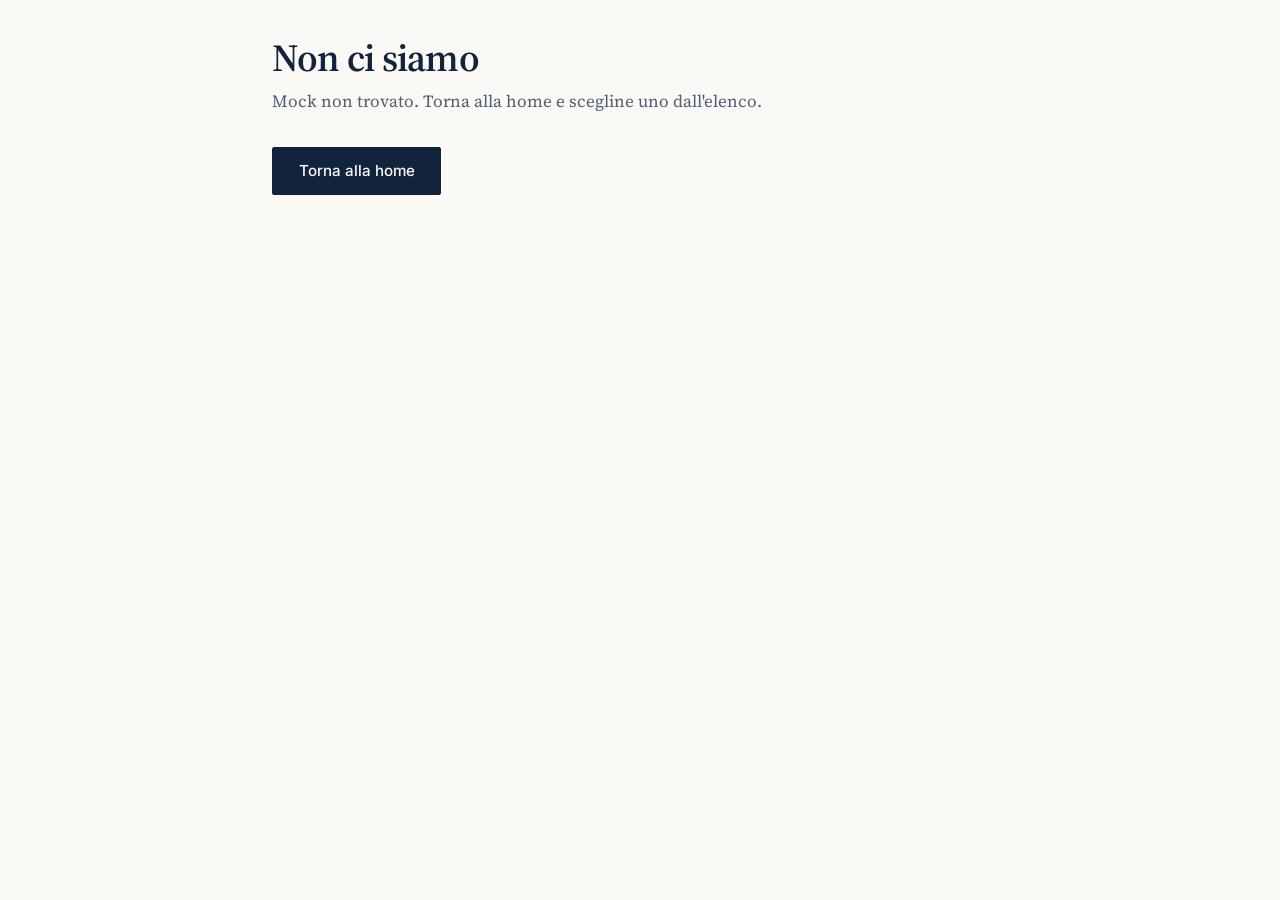
<file: docs/mock.html>
<!DOCTYPE html>
<html lang="it">
<head>
<meta charset="utf-8">
<meta name="viewport" content="width=device-width, initial-scale=1, viewport-fit=cover">
<title>Simulazione Bocconi</title>
<link rel="preconnect" href="https://fonts.googleapis.com">
<link rel="preconnect" href="https://fonts.gstatic.com" crossorigin>
<link href="https://fonts.googleapis.com/css2?family=Source+Serif+4:opsz,wght@8..60,400;8..60,600&family=Inter:wght@400;500;600&display=swap" rel="stylesheet">
<link rel="stylesheet" href="css/style.css">
</head>
<body>

<div id="bar" class="hidden">
  <div class="inner">
    <span id="pos">Domanda 1–3</span>
    <span id="pace"></span>
    <span id="clock">75:00</span>
  </div>
  <div id="track"><i></i></div>
</div>

<main id="app"></main>

<div id="foot" class="foot hidden">
  <div class="inner">
    <span class="hint" id="hint"></span>
    <button class="btn" id="next">Avanti</button>
  </div>
</div>

<script src="js/charts.js"></script>
<script src="mocks/elenco.js"></script>
<script src="js/engine.js"></script>
<script>
/* =======================================================================
   mock.html — una pagina, quattro modalità:
     ?id=07                     mock completo
     ?mode=mini&n=15&...        mini-mock pescato dai mock pubblicati
     ?mode=errori&n=15          rifai le domande sbagliate o omesse
     ?rev=<timestamp>           revisione di un tentativo già registrato
   ======================================================================= */
(function () {
  const B = window.Bocconi;
  const app = document.getElementById('app');
  B.Tema.init();

  function errore(msg) {
    app.innerHTML = `<div class="wrap page"><h1>Non ci siamo</h1>
      <p class="lead">${B.esc(msg)}</p>
      <div class="actions"><a class="btn" href="index.html" style="text-decoration:none">Torna alla home</a></div></div>`;
  }

  const rev = B.qs('rev');
  const mode = B.qs('mode');
  const id = B.qs('id');

  /* ---------- revisione di un tentativo passato ---------- */
  if (rev) {
    const t = B.Store.tentativo(rev);
    if (!t) return errore('Non trovo questo tentativo nell\'archivio del browser.');
    const ids = Array.from(new Set(t.items.map(it => it.m)));
    Promise.all(ids.map(m => B.caricaMock(m)))
      .then(() => B.mostraEsito(t, { appenaFatta: false }))
      .catch(e => errore(e.message));
    return;
  }

  /* ---------- mock completo ---------- */
  if (!mode) {
    const voce = B.voceElenco(id || '');
    if (!voce) return errore('Mock non trovato. Torna alla home e scegline uno dall\'elenco.');
    B.caricaMock(voce.id).then(m => {
      const refs = m.questions.map(q => ({ m: voce.id, n: q.n }));
      const en = m.questions.filter(q => q.lang === 'en').length;
      document.title = 'Simulazione Bocconi — ' + voce.title;
      new B.Prova({
        key: 'full-' + voce.id, mode: 'full', mockId: voce.id, label: voce.title,
        refs: refs, seconds: (voce.minutes || 75) * 60,
        kicker: 'Simulazione completa · ' + voce.title,
        h1: 'Test Bocconi<br>Lauree Magistrali',
        sub: voce.sub || (refs.length + ' domande'),
        soglia: refs.length === 50, checkpoint: refs.length === 50,
        lingua: en ? (en === 1 ? 'Una domanda è in inglese, come nel test reale.' : en + ' domande sono in inglese, come nel test reale.') : ''
      }).parti();
    }).catch(e => errore(e.message));
    return;
  }

  /* ---------- mini-mock e "rifai i miei errori" ---------- */
  B.caricaTutti().then(() => {
    const n = Math.max(1, parseInt(B.qs('n') || '9', 10));

    if (mode === 'mini') {
      const aree = (B.qs('area') || '').split(',').filter(Boolean);
      const patt = (B.qs('patt') || '').split('|').filter(Boolean);
      let pool = B.tutteLeDomande();
      if (aree.length) pool = pool.filter(x => aree.indexOf(x.q.area) >= 0);
      if (patt.length) pool = pool.filter(x => patt.indexOf(x.q.patt) >= 0);
      if (!pool.length) return errore('Con questi filtri non resta nessuna domanda. Torna alla home e allarga la selezione.');
      const scelte = B.mescola(pool).slice(0, Math.min(n, pool.length));
      const refs = scelte.map(x => ({ m: x.m, n: x.n }));
      const etichetta = 'Mini-mock ' + refs.length + ' domande';
      document.title = 'Simulazione Bocconi — ' + etichetta;
      new B.Prova({
        key: 'mini', mode: 'mini', label: etichetta, refs: refs,
        seconds: Math.round(refs.length * B.PER_Q),
        kicker: 'Allenamento · mini-mock',
        h1: 'Mini-mock',
        sub: refs.length + ' domande pescate dai mock pubblicati'
          + (aree.length ? ' · aree: ' + aree.join(', ') : '')
          + (patt.length ? ' · pattern: ' + patt.join(', ') : ''),
        soglia: false, checkpoint: false, lingua: ''
      }).parti();
      return;
    }

    if (mode === 'errori') {
      const tutti = B.mieiErrori();
      if (!tutti.length) return errore('Nell\'archivio non ci sono ancora domande sbagliate o omesse. Fai prima un mock.');
      const scelte = B.mescola(tutti).slice(0, Math.min(n, tutti.length));
      const refs = scelte.map(x => ({ m: x.m, n: x.n }));
      const etichetta = 'I miei errori · ' + refs.length + ' domande';
      document.title = 'Simulazione Bocconi — i miei errori';
      new B.Prova({
        key: 'errori', mode: 'errori', label: etichetta, refs: refs,
        seconds: Math.round(refs.length * B.PER_Q),
        kicker: 'Allenamento · rifai i miei errori',
        h1: 'Rifai i miei errori',
        sub: refs.length + ' domande che nei tentativi precedenti hai sbagliato o lasciato in bianco',
        soglia: false, checkpoint: false, lingua: ''
      }).parti();
      return;
    }

    errore('Modalità sconosciuta: ' + mode);
  }).catch(e => errore(e.message));
})();
</script>
</body>
</html>
</file>
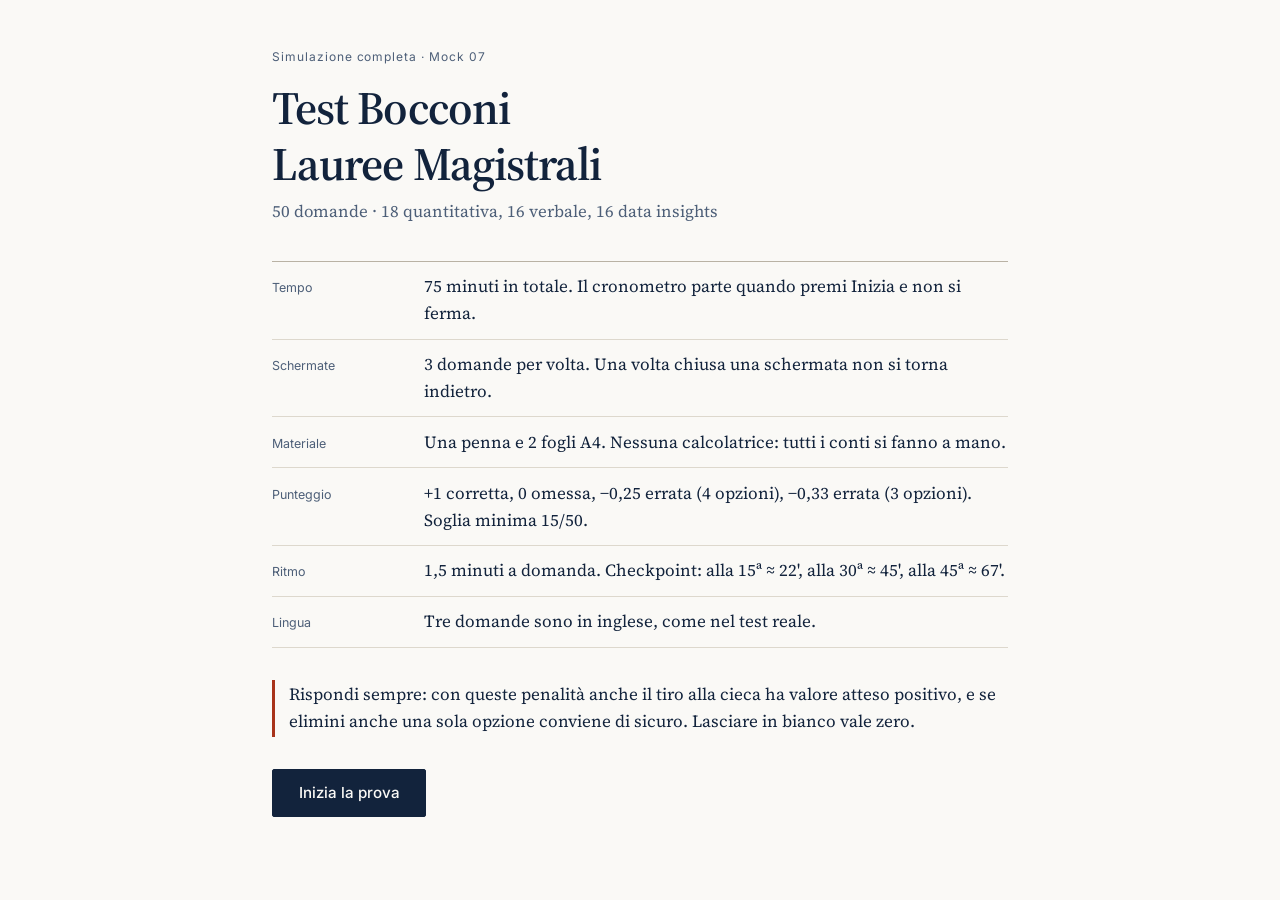
<file: kit/modello/mock07.html>
<!DOCTYPE html>
<html lang="it">
<head>
<meta charset="utf-8">
<meta name="viewport" content="width=device-width, initial-scale=1, viewport-fit=cover">
<title>Simulazione Bocconi — Mock 07</title>
<link rel="preconnect" href="https://fonts.googleapis.com">
<link rel="preconnect" href="https://fonts.gstatic.com" crossorigin>
<link href="https://fonts.googleapis.com/css2?family=Source+Serif+4:opsz,wght@8..60,400;8..60,600&family=Inter:wght@400;500;600&display=swap" rel="stylesheet">
<style>
:root{
  --ink:#12233c;
  --ink-soft:#4d5f78;
  --paper:#faf9f6;
  --panel:#ffffff;
  --rule:#ddd8cd;
  --rule-strong:#b9b2a4;
  --signal:#a8331a;
  --good:#1c6b4a;
  --focus:#2f6fd0;
  --shadow:0 1px 0 rgba(18,35,60,.06);
  --hl:#ece8de; --hl-soft:#f2efe7;
  --f1:#12233c; --f2:#5a6c84; --f3:#a3adba; --f4:#d8dbdf;
  box-sizing:border-box;
  padding-top:env(safe-area-inset-top,0px);
  padding-bottom:env(safe-area-inset-bottom,0px);
}
@media (prefers-color-scheme: dark){
  :root:not([data-theme="light"]){
    --ink:#e8e4db; --ink-soft:#a3a49f; --paper:#14171b; --panel:#1b1f24;
    --rule:#2e343b; --rule-strong:#4a525b; --signal:#e2775c; --good:#63b58c; --focus:#7aa7e8;
    --hl:#262c33; --hl-soft:#212730;
    --f1:#e8e4db; --f2:#a9aeb4; --f3:#6d747c; --f4:#3a4149;
    --shadow:none;
  }
}
:root[data-theme="dark"]{
  --ink:#e8e4db; --ink-soft:#a3a49f; --paper:#14171b; --panel:#1b1f24;
  --rule:#2e343b; --rule-strong:#4a525b; --signal:#e2775c; --good:#63b58c; --focus:#7aa7e8;
    --hl:#262c33; --hl-soft:#212730;
    --f1:#e8e4db; --f2:#a9aeb4; --f3:#6d747c; --f4:#3a4149;
  --shadow:none;
}
*,*::before,*::after{box-sizing:inherit}
html{scroll-padding-top:calc(64px + env(safe-area-inset-top,0px));-webkit-text-size-adjust:100%}
body{
  margin:0;background:var(--paper);color:var(--ink);
  font-family:"Source Serif 4",Charter,Georgia,"Times New Roman",serif;
  font-size:1.0625rem;line-height:1.58;
}
.ui{font-family:Inter,-apple-system,BlinkMacSystemFont,"Segoe UI",system-ui,sans-serif}
h1,h2,h3{font-weight:600;line-height:1.2;margin:0}
p{margin:0 0 .7em}
p:last-child{margin-bottom:0}
a{color:inherit}
.wrap{max-width:46rem;margin:0 auto;padding:0 1.1rem}

/* ---------- barra superiore ---------- */
#bar{
  position:sticky;top:0;z-index:20;background:var(--paper);
  border-bottom:1px solid var(--rule);
  padding-top:env(safe-area-inset-top,0px);
}
#bar .inner{
  max-width:46rem;margin:0 auto;padding:.5rem 1.1rem;
  display:flex;align-items:center;gap:.9rem;
  font-family:Inter,system-ui,sans-serif;font-size:.8rem;
}
#pos{font-weight:600;letter-spacing:.01em}
#pace{color:var(--ink-soft)}
#clock{
  margin-left:auto;font-variant-numeric:tabular-nums;font-size:1.25rem;
  font-weight:600;letter-spacing:.02em;
}
#clock.warn{color:var(--signal)}
#clock.crit{color:var(--signal);animation:pulse 1.4s ease-in-out infinite}
@keyframes pulse{50%{opacity:.45}}
@media (prefers-reduced-motion: reduce){#clock.crit{animation:none}}
#track{height:3px;background:var(--rule);}
#track > i{display:block;height:100%;background:var(--ink);width:0}

/* ---------- copertina ---------- */
.cover{padding:3rem 0 4rem}
.kicker{font-family:Inter,system-ui,sans-serif;font-size:.75rem;letter-spacing:.08em;color:var(--ink-soft);margin-bottom:.9rem}
.cover h1{font-size:clamp(2rem,6vw,2.9rem);letter-spacing:-.02em;margin-bottom:.4rem}
.cover .sub{color:var(--ink-soft);font-size:1.05rem;margin-bottom:2.2rem}
.rules{border-top:1px solid var(--rule-strong);margin-bottom:2rem}
.rule-row{display:grid;grid-template-columns:8.5rem 1fr;gap:1rem;padding:.72rem 0;border-bottom:1px solid var(--rule);align-items:baseline}
.rule-row dt{font-family:Inter,system-ui,sans-serif;font-size:.78rem;color:var(--ink-soft)}
.rule-row dd{margin:0}
@media (max-width:30rem){.rule-row{grid-template-columns:1fr;gap:.15rem}}
.warnbox{border-left:3px solid var(--signal);padding:.1rem 0 .1rem .9rem;margin:0 0 2rem;color:var(--ink)}

/* ---------- bottoni ---------- */
button{font:inherit;color:inherit}
.btn{
  font-family:Inter,system-ui,sans-serif;font-size:.95rem;font-weight:500;
  background:var(--ink);color:var(--paper);border:1px solid var(--ink);
  padding:.7rem 1.6rem;border-radius:2px;cursor:pointer;
}
.btn:hover{opacity:.88}
.btn.ghost{background:transparent;color:var(--ink);border-color:var(--rule-strong)}
.btn:focus-visible,label:focus-within{outline:2px solid var(--focus);outline-offset:2px}
.btn[disabled]{opacity:.4;cursor:not-allowed}

/* ---------- quesiti ---------- */
.screen{padding:1.6rem 0 6rem}
.qnum{
  font-family:Inter,system-ui,sans-serif;font-size:.74rem;letter-spacing:.06em;
  color:var(--ink-soft);display:flex;gap:.6rem;align-items:center;margin-bottom:.5rem;
}
.tag{border:1px solid var(--rule-strong);border-radius:2px;padding:.05rem .35rem;font-size:.68rem}
.q{padding:1.4rem 0 1.6rem;border-bottom:1px solid var(--rule)}
.q:first-of-type{padding-top:.4rem}
.stem{margin-bottom:.9rem}
.passage{border-left:2px solid var(--rule-strong);padding-left:.9rem;margin:0 0 .9rem;color:var(--ink)}
.claim{margin:.6rem 0 .9rem;font-weight:600}
.opts{list-style:none;margin:0;padding:0;display:grid;gap:.15rem}
.opts label{
  display:grid;grid-template-columns:1.6rem 1fr;gap:.55rem;align-items:baseline;
  padding:.46rem .5rem;border-radius:2px;cursor:pointer;
}
.opts label:hover{background:var(--hl-soft)}
.opts input{position:absolute;opacity:0;width:0;height:0}
.opts .ltr{
  font-family:Inter,system-ui,sans-serif;font-size:.78rem;font-weight:600;
  border:1px solid var(--rule-strong);border-radius:50%;width:1.55rem;height:1.55rem;
  display:inline-flex;align-items:center;justify-content:center;color:var(--ink-soft);
  align-self:start;flex:none;
}
.opts input:checked + .ltr{background:var(--ink);color:var(--paper);border-color:var(--ink)}
.opts label:has(input:checked){background:var(--hl)}
.opts input:focus-visible + .ltr{outline:2px solid var(--focus);outline-offset:2px}

/* ---------- dati: tabelle e grafici ---------- */
.asset{margin:.2rem 0 1rem;overflow-x:auto}
table{border-collapse:collapse;font-family:Inter,system-ui,sans-serif;font-size:.86rem;min-width:min(100%,20rem)}
caption{text-align:left;font-size:.78rem;color:var(--ink-soft);padding-bottom:.4rem}
th,td{padding:.35rem .8rem .35rem 0;text-align:right;border-bottom:1px solid var(--rule)}
th:first-child,td:first-child{text-align:left}
thead th{border-bottom:1px solid var(--rule-strong);font-weight:600}
tfoot td{font-weight:600;border-bottom:none;border-top:1px solid var(--rule-strong)}
svg{max-width:100%;height:auto;display:block}
.chartlabel{font-family:Inter,system-ui,sans-serif;font-size:11px;fill:var(--ink-soft)}
.chartval{font-family:Inter,system-ui,sans-serif;font-size:11px;fill:var(--ink);font-weight:500}
.dsbox{border-top:1px solid var(--rule);border-bottom:1px solid var(--rule);padding:.6rem 0;margin:.2rem 0 .9rem}
.dsbox div{display:grid;grid-template-columns:1.8rem 1fr;gap:.4rem}

/* ---------- piede schermata ---------- */
.foot{
  position:fixed;left:0;right:0;bottom:0;z-index:20;background:var(--paper);
  border-top:1px solid var(--rule);
  padding:.7rem 1.1rem calc(.7rem + env(safe-area-inset-bottom,0px));
}
.foot .inner{max-width:46rem;margin:0 auto;display:flex;align-items:center;gap:1rem;
  font-family:Inter,system-ui,sans-serif;font-size:.8rem}
.foot .hint{color:var(--ink-soft)}
.foot .btn{margin-left:auto}

/* ---------- esito ---------- */
.res{padding:2.4rem 0 5rem}
.bigscore{font-size:clamp(3.4rem,13vw,5.4rem);line-height:1;letter-spacing:-.03em;font-weight:600;font-variant-numeric:tabular-nums}
.bigscore small{font-size:.28em;font-weight:400;color:var(--ink-soft);letter-spacing:0}
.verdict{font-family:Inter,system-ui,sans-serif;font-size:.9rem;margin-top:.6rem}
.grid{border-top:1px solid var(--rule-strong);margin:2rem 0}
.grid .row{display:grid;grid-template-columns:7rem repeat(4,1fr) 5rem;gap:.5rem;padding:.55rem 0;border-bottom:1px solid var(--rule);
  font-family:Inter,system-ui,sans-serif;font-size:.85rem;font-variant-numeric:tabular-nums}
.grid .row.head{color:var(--ink-soft);font-size:.74rem;border-bottom:1px solid var(--rule-strong)}
.grid .row span:not(:first-child){text-align:right}
.patt{border-top:1px solid var(--rule-strong);margin:2rem 0}
.patt .row{display:grid;grid-template-columns:1fr 4rem 9rem;gap:.7rem;padding:.6rem 0;border-bottom:1px solid var(--rule);
  font-family:Inter,system-ui,sans-serif;font-size:.85rem;align-items:baseline}
.patt .row.head{color:var(--ink-soft);font-size:.74rem;border-bottom:1px solid var(--rule-strong)}
.patt .n{text-align:right;font-variant-numeric:tabular-nums}
.patt .qs{color:var(--ink-soft);font-size:.8rem}
h2.sec{font-size:1.15rem;margin:2.6rem 0 .9rem;padding-bottom:.35rem;border-bottom:1px solid var(--rule-strong)}
.rev{padding:1.2rem 0;border-bottom:1px solid var(--rule)}
.rev .verdicttag{font-family:Inter,system-ui,sans-serif;font-size:.72rem;letter-spacing:.04em;padding:.08rem .4rem;border-radius:2px;border:1px solid}
.vt-ok{color:var(--good);border-color:var(--good)}
.vt-no{color:var(--signal);border-color:var(--signal)}
.vt-om{color:var(--ink-soft);border-color:var(--rule-strong)}
.rev .opts label{cursor:default}
.rev .opts label:hover{background:none}
.mark{font-family:Inter,system-ui,sans-serif;font-size:.72rem;color:var(--ink-soft);margin-left:.35rem}
.solbox{margin-top:.9rem;border-left:2px solid var(--rule-strong);padding-left:.9rem;font-size:.97rem}
.solbox b{font-family:Inter,system-ui,sans-serif;font-size:.74rem;letter-spacing:.04em;color:var(--ink-soft);font-weight:500;display:block}
.solbox p{margin:.15rem 0 .7rem}
textarea{width:100%;min-height:7rem;font-family:ui-monospace,SFMono-Regular,Menlo,monospace;font-size:.8rem;
  background:var(--panel);color:var(--ink);border:1px solid var(--rule-strong);border-radius:2px;padding:.6rem}
.hidden{display:none !important}
.note{color:var(--ink-soft);font-size:.9rem}
@media print{
  #bar,.foot,.noprint{display:none !important}
  body{background:#fff;color:#000}
}
</style>
</head>
<body>

<div id="bar" class="hidden">
  <div class="inner">
    <span id="pos">Domanda 1–3 di 50</span>
    <span id="pace"></span>
    <span id="clock">75:00</span>
  </div>
  <div id="track"><i></i></div>
</div>

<main id="app"></main>

<div id="foot" class="foot hidden">
  <div class="inner">
    <span class="hint" id="hint"></span>
    <button class="btn" id="next">Avanti</button>
  </div>
</div>

<script>
/* ======================= ASSET: tabelle e grafici ======================= */

const TAB_RICAVI = `<div class="asset"><table>
<caption>Ricavi per area geografica (milioni di €)</caption>
<thead><tr><th>Area</th><th>2024</th><th>2025</th></tr></thead>
<tbody>
<tr><td>Nord</td><td>400</td><td>480</td></tr>
<tr><td>Centro</td><td>200</td><td>240</td></tr>
<tr><td>Sud</td><td>150</td><td>180</td></tr>
<tr><td>Isole</td><td>50</td><td>100</td></tr>
</tbody>
<tfoot><tr><td>Totale</td><td>800</td><td>1.000</td></tr></tfoot>
</table></div>`;

const TAB_CORSI = `<div class="asset"><table>
<caption>Esiti dell'esame finale, sessione di giugno</caption>
<thead><tr><th>Corso</th><th>Iscritti</th><th>Promossi</th></tr></thead>
<tbody>
<tr><td>Corso A</td><td>200</td><td>60%</td></tr>
<tr><td>Corso B</td><td>150</td><td>80%</td></tr>
<tr><td>Corso C</td><td>50</td><td>40%</td></tr>
</tbody>
</table></div>`;

function barChart(){
  const alfa=[120,150,180,150], beta=[80,100,140,200];
  const W=520,H=230,L=34,B=44,T=18,R=8;
  const maxV=200, plotH=H-T-B, plotW=W-L-R;
  const groupW=plotW/4, bw=groupW*0.28, gap=groupW*0.08;
  let bars='', labs='';
  const q=['Q1','Q2','Q3','Q4'];
  for(let i=0;i<4;i++){
    const cx=L+groupW*i+groupW/2;
    const ha=alfa[i]/maxV*plotH, hb=beta[i]/maxV*plotH;
    const xa=cx-bw-gap/2, xb=cx+gap/2;
    bars+=`<rect x="${xa}" y="${T+plotH-ha}" width="${bw}" height="${ha}" fill="var(--ink)"></rect>`;
    bars+=`<rect x="${xb}" y="${T+plotH-hb}" width="${bw}" height="${hb}" fill="none" stroke="var(--ink)" stroke-width="1.4"></rect>`;
    bars+=`<text class="chartval" x="${xa+bw/2}" y="${T+plotH-ha-4}" text-anchor="middle">${alfa[i]}</text>`;
    bars+=`<text class="chartval" x="${xb+bw/2}" y="${T+plotH-hb-4}" text-anchor="middle">${beta[i]}</text>`;
    labs+=`<text class="chartlabel" x="${cx}" y="${T+plotH+16}" text-anchor="middle">${q[i]}</text>`;
  }
  return `<div class="asset"><svg viewBox="0 0 ${W} ${H}" role="img" aria-label="Vendite trimestrali dei prodotti Alfa e Beta">
  <line x1="${L}" y1="${T+plotH}" x2="${W-R}" y2="${T+plotH}" stroke="var(--rule-strong)"></line>
  ${bars}${labs}
  <rect x="${L}" y="${H-16}" width="11" height="9" fill="var(--ink)"></rect>
  <text class="chartlabel" x="${L+16}" y="${H-8}">Alfa</text>
  <rect x="${L+62}" y="${H-16}" width="11" height="9" fill="none" stroke="var(--ink)" stroke-width="1.4"></rect>
  <text class="chartlabel" x="${L+78}" y="${H-8}">Beta</text>
  <text class="chartlabel" x="0" y="${T+6}">unità</text>
  </svg></div>`;
}

function lineChart(){
  const v=[100,104,107,108,108,110];
  const m=['Gen','Feb','Mar','Apr','Mag','Giu'];
  const W=520,H=210,L=40,B=34,T=22,R=14;
  const lo=98, hi=112, plotH=H-T-B, plotW=W-L-R;
  const x=i=>L+plotW*i/5, y=val=>T+plotH-(val-lo)/(hi-lo)*plotH;
  let pts=v.map((val,i)=>`${x(i)},${y(val)}`).join(' ');
  let dots='',labs='',grid='';
  for(let g=100;g<=110;g+=5){
    grid+=`<line x1="${L}" y1="${y(g)}" x2="${W-R}" y2="${y(g)}" stroke="var(--rule)"></line>`;
    grid+=`<text class="chartlabel" x="${L-6}" y="${y(g)+4}" text-anchor="end">${g}</text>`;
  }
  v.forEach((val,i)=>{
    dots+=`<circle cx="${x(i)}" cy="${y(val)}" r="3.4" fill="var(--paper)" stroke="var(--ink)" stroke-width="1.6"></circle>`;
    dots+=`<text class="chartval" x="${x(i)}" y="${y(val)-10}" text-anchor="middle">${val}</text>`;
    labs+=`<text class="chartlabel" x="${x(i)}" y="${T+plotH+18}" text-anchor="middle">${m[i]}</text>`;
  });
  return `<div class="asset"><svg viewBox="0 0 ${W} ${H}" role="img" aria-label="Indice dei prezzi da gennaio a giugno">
  ${grid}<polyline points="${pts}" fill="none" stroke="var(--ink)" stroke-width="1.8"></polyline>${dots}${labs}
  <text class="chartlabel" x="0" y="${T-8}">indice (gennaio = 100)</text></svg></div>`;
}

function pieChart(){
  const data=[['Affitto',40],['Cibo',25],['Altro',20],['Trasporti',15]];
  const cx=110,cy=110,r=86,W=470,H=228;
  let a=-Math.PI/2, paths='', leg='';
  const fills=['var(--f1)','var(--f2)','var(--f3)','var(--f4)'];
  data.forEach((d,i)=>{
    const ang=d[1]/100*2*Math.PI, b=a+ang;
    const x1=cx+r*Math.cos(a), y1=cy+r*Math.sin(a), x2=cx+r*Math.cos(b), y2=cy+r*Math.sin(b);
    paths+=`<path d="M${cx},${cy} L${x1},${y1} A${r},${r} 0 ${ang>Math.PI?1:0} 1 ${x2},${y2} Z" fill="${fills[i]}" stroke="var(--paper)" stroke-width="1.5"></path>`;
    leg+=`<rect x="248" y="${44+i*30}" width="11" height="11" fill="${fills[i]}" stroke="var(--rule-strong)" stroke-width=".7"></rect>`;
    leg+=`<text class="chartval" x="268" y="${54+i*30}">${d[0]} — ${d[1]}%</text>`;
    a=b;
  });
  return `<div class="asset"><svg viewBox="0 0 ${W} ${H}" role="img" aria-label="Ripartizione percentuale della spesa mensile">
  ${paths}${leg}<text class="chartlabel" x="248" y="26">Spesa mensile: 2.000 €</text></svg></div>`;
}

function ds(q,i1,i2){
  return `<p class="stem">${q}</p><div class="dsbox">
  <div><span>(1)</span><span>${i1}</span></div>
  <div><span>(2)</span><span>${i2}</span></div></div>`;
}
const DSOPTS = [
  'La (1) da sola è sufficiente, la (2) da sola no',
  'La (2) da sola è sufficiente, la (1) da sola no',
  'Servono entrambe insieme; nessuna delle due da sola basta',
  'Nemmeno insieme sono sufficienti'
];
const VFN = ['Vera','Falsa','Non deducibile'];

/* ======================= LE 50 DOMANDE ======================= */
/* area: Q = quantitativa, V = verbale, DI = data insights
   ans = indice della risposta corretta (0 = A) */

const QUESTIONS = [
{n:1,area:'Q',diff:'facile',
 stem:`Il prezzo di un articolo aumenta del 25% e successivamente viene ridotto del 20%. Rispetto al prezzo iniziale, il prezzo finale è:`,
 opts:['inferiore del 5%','uguale','superiore del 4%','superiore del 5%'],ans:1,
 sol:'1,25 × 0,80 = 1,00: il 20% viene tolto da una base più alta, quindi i due effetti si annullano esattamente.',
 trap:'Sommare le percentuali (+25 − 20 = +5%). Le variazioni percentuali si moltiplicano, non si sommano.',
 patt:'Percentuali composte'},

{n:2,area:'V',diff:'media',
 passage:`Nel 2025 il Comune ha installato 200 nuove rastrelliere per biciclette. Nello stesso anno i furti di bicicletta denunciati sono aumentati del 12%. Il comando di polizia locale dichiara di non aver analizzato né la distribuzione dei furti per zona né l'andamento del numero di biciclette in circolazione.`,
 claim:`L'installazione delle rastrelliere ha causato l'aumento dei furti.`,
 stem:'',opts:VFN,ans:2,
 sol:'Il brano riporta solo una coincidenza temporale e dichiara esplicitamente di non aver esaminato le spiegazioni alternative (più biciclette in circolazione, concentrazione per zona). Non conferma e non smentisce: non deducibile.',
 trap:'Rispondere "Falsa" perché il nesso sembra assurdo. Il testo non lo nega: semplicemente non lo verifica.',
 patt:'Falso vs Non deducibile'},

{n:3,area:'DI',diff:'media',asset:TAB_RICAVI,
 stem:`Quale area registra la crescita percentuale più alta dal 2024 al 2025?`,
 opts:['Nord','Centro','Sud','Isole'],ans:3,
 sol:'Isole: 50 → 100, cioè +100%. Nord, Centro e Sud crescono tutte del 20%.',
 trap:'Scegliere il Nord perché ha l\'aumento più grande in valore assoluto (+80), che però è la domanda sbagliata.',
 patt:'Rapporti vs valori assoluti'},

{n:4,area:'Q',diff:'facile',
 stem:`Una pompa riempie una vasca in 6 ore, un'altra in 12 ore. Lavorando insieme, in quanto tempo la riempiono?`,
 opts:['3 ore','4 ore','4 ore e 30 minuti','9 ore'],ans:1,
 sol:'Si sommano le velocità, non i tempi: 1/6 + 1/12 = 3/12 = 1/4 di vasca all\'ora → 4 ore.',
 trap:'Fare la media dei due tempi (9 ore). Insieme devono impiegare meno della più veloce da sola.',
 patt:'Lavoro e tassi'},

{n:5,area:'DI',diff:'facile',ds:true,
 stem:ds('Qual è il prezzo unitario del prodotto X?',
   '12 unità del prodotto X costano complessivamente 96 €.',
   'Il prezzo unitario del prodotto X è aumentato del 20% rispetto all\'anno scorso.'),
 opts:DSOPTS,ans:0,
 sol:'(1) dà 96/12 = 8 €. (2) fornisce solo una variazione percentuale, senza il livello di partenza: da sola non determina nulla.',
 trap:'Cercare comunque di usare entrambe. Se una basta da sola, la risposta non è C.',
 patt:'Sufficienza dei dati'},

{n:6,area:'V',diff:'media',
 stem:`Nessun membro del club di scacchi frequenta il corso di nuoto. Alcuni studenti del terzo anno frequentano il corso di nuoto. Quale conclusione segue necessariamente?`,
 opts:['Alcuni studenti del terzo anno non sono membri del club di scacchi.',
       'Nessuno studente del terzo anno è membro del club di scacchi.',
       'Tutti i membri del club di scacchi sono studenti del terzo anno.',
       'Alcuni membri del club di scacchi frequentano il corso di nuoto.'],ans:0,
 sol:'Gli studenti del terzo anno che nuotano non possono stare nel club: di quelli almeno si sa che non ne fanno parte, cioè "alcuni non sono".',
 trap:'La risposta B ("nessuno") è troppo forte: gli altri studenti del terzo anno, che non nuotano, potrebbero benissimo essere nel club.',
 patt:'Quantificatori: alcuni vs tutti'},

{n:7,area:'Q',diff:'media',
 stem:`In una classe di 30 studenti, i 12 maschi hanno una media di 24 e le 18 femmine una media di 27. Qual è la media della classe?`,
 opts:['25,5','25,8','26,0','26,2'],ans:1,
 sol:'(12 × 24 + 18 × 27) / 30 = (288 + 486) / 30 = 774/30 = 25,8.',
 trap:'Media semplice (24 + 27)/2 = 25,5. I gruppi hanno numerosità diverse, quindi i pesi contano.',
 patt:'Media ponderata vs semplice'},

{n:8,area:'Q',diff:'media',
 stem:`Dopo uno sconto del 15% un articolo costa 68 €. Qual era il prezzo di listino?`,
 opts:['76,50 €','78,20 €','80 €','82 €'],ans:2,
 sol:'68 è l\'85% del listino: 68 / 0,85 = 80 €.',
 trap:'Aggiungere il 15% a 68 (= 78,20 €). La percentuale va calcolata sulla base di partenza, che è il listino, non il prezzo scontato.',
 patt:'Base della percentuale'},

{n:9,area:'V',diff:'facile',
 passage:`Il regolamento prevede che la biblioteca resti aperta dalle 9 alle 20 dal lunedì al venerdì e dalle 9 alle 14 il sabato. La domenica resta chiusa.`,
 claim:`La biblioteca è aperta almeno fino alle 14 in tutti i giorni della settimana.`,
 stem:'',opts:VFN,ans:1,
 sol:'La domenica è chiusa e il brano lo dice esplicitamente: l\'affermazione è contraddetta dal testo, quindi falsa.',
 trap:'Rispondere "non deducibile" perché la domenica sembra un caso a parte: il testo la nomina, quindi l\'informazione c\'è.',
 patt:'Falso vs Non deducibile'},

{n:10,area:'DI',diff:'facile',asset:barChart(),
 stem:`Considerando l'intero anno, quale prodotto ha venduto di più e di quanto?`,
 opts:['Alfa, 80 unità in più','Alfa, 40 unità in più','Beta, 80 unità in più','I due prodotti hanno venduto la stessa quantità'],ans:0,
 sol:'Alfa: 120 + 150 + 180 + 150 = 600. Beta: 80 + 100 + 140 + 200 = 520. Differenza 80.',
 trap:'Guardare solo il quarto trimestre, dove Beta supera Alfa, e generalizzare all\'anno.',
 patt:'Lettura del grafico: totale vs ultimo periodo'},

{n:11,area:'V',diff:'difficile',
 stem:`Uno studio rileva che le città con più chilometri di piste ciclabili hanno una quota minore di abitanti obesi. Gli autori concludono che le piste ciclabili riducono l'obesità. Quale delle seguenti, se vera, indebolisce di più la conclusione?`,
 opts:['Costruire piste ciclabili richiede investimenti elevati.',
       'In alcune città le piste ciclabili sono usate soprattutto nel fine settimana.',
       'Negli ultimi dieci anni i chilometri di piste ciclabili sono aumentati in quasi tutte le città.',
       'Le città che costruiscono piste ciclabili hanno anche redditi medi più alti e maggiore offerta di cibo fresco.'],ans:3,
 sol:'D introduce una causa comune: il reddito spiega sia le piste sia la minore obesità, e la correlazione resta senza alcun nesso causale.',
 trap:'A e B sembrano critiche ma non toccano il legame causale: il costo è irrilevante e un uso parziale non esclude l\'effetto.',
 patt:'Cause alternative'},

{n:12,area:'Q',diff:'media',
 stem:`Si lanciano due dadi a sei facce. Qual è la probabilità che la somma sia 9?`,
 opts:['1/9','5/36','1/6','2/9'],ans:0,
 sol:'I casi favorevoli sono (3,6), (4,5), (5,4), (6,3): 4 su 36 = 1/9.',
 trap:'Contare solo le coppie non ordinate {3,6} e {4,5} (2/36). Con due dadi distinti l\'ordine conta.',
 patt:'Probabilità: casi ordinati'},

{n:13,area:'Q',diff:'media',
 stem:`Il negozio A controlla 200 pezzi e ne trova difettosi il 4%. Il negozio B ne controlla 600 e ne trova difettosi il 2%. Quanti pezzi difettosi in totale?`,
 opts:['20','24','32','48'],ans:0,
 sol:'A: 4% di 200 = 8. B: 2% di 600 = 12. Totale 20.',
 trap:'Mediare le percentuali: (4 + 2)/2 = 3% di 800 = 24. Le percentuali vanno pesate con le rispettive basi.',
 patt:'Media ponderata vs semplice'},

{n:14,area:'DI',diff:'media',asset:TAB_CORSI,
 stem:`Qual è la percentuale di promossi sul totale degli iscritti ai tre corsi?`,
 opts:['58%','60%','62%','65%'],ans:3,
 sol:'Promossi: 120 + 120 + 20 = 260 su 400 iscritti = 65%.',
 trap:'Media semplice delle tre percentuali (60 + 80 + 40)/3 = 60%: ignora che i corsi hanno numerosità molto diverse.',
 patt:'Media ponderata vs semplice'},

{n:15,area:'V',diff:'difficile',
 passage:`Tutti i dipendenti che superano il corso avanzato ricevono il bonus di fine anno.`,
 claim:`Marta ha ricevuto il bonus, quindi ha superato il corso avanzato.`,
 stem:'',opts:VFN,ans:2,
 sol:'La regola dice che superare il corso basta per ottenere il bonus, non che sia l\'unica strada. Il bonus potrebbe spettare anche per altri motivi: non deducibile.',
 trap:'Leggere "tutti quelli che superano ricevono" come "solo quelli che superano ricevono": è la conversione indebita di una condizione sufficiente in necessaria.',
 patt:'Condizione sufficiente vs necessaria'},

{n:16,area:'V',diff:'media',
 stem:`Il Comune intende ridurre il traffico in centro raddoppiando le tariffe dei parcheggi. Su quale assunzione si basa principalmente il piano?`,
 opts:['I parcheggi del centro sono oggi gratuiti.',
       'Il trasporto pubblico è il mezzo più usato in città.',
       'Una quota rilevante di automobilisti, di fronte a tariffe più alte, rinuncia all\'auto o al viaggio.',
       'Il traffico è il problema più grave della città.'],ans:2,
 sol:'Il piano funziona solo se la domanda reagisce al prezzo. Se nessuno cambiasse comportamento, le tariffe salirebbero e il traffico resterebbe identico.',
 trap:'A non serve (le tariffe raddoppiano, quindi esistono già); D riguarda l\'opportunità del piano, non il suo funzionamento.',
 patt:'Assunzione implicita'},

{n:17,area:'Q',diff:'facile',
 stem:`In un parcheggio ci sono solo auto (4 ruote) e moto (2 ruote): in tutto 30 veicoli e 100 ruote. Quante sono le moto?`,
 opts:['10','15','20','25'],ans:0,
 sol:'Se tutti fossero auto le ruote sarebbero 120: ogni moto ne toglie 2, quindi (120 − 100)/2 = 10 moto.',
 trap:'Risolvere a occhio con 15 e 15, che darebbe 90 ruote.',
 patt:'Sistema lineare a parole'},

{n:18,area:'DI',diff:'facile',asset:pieChart(),
 stem:`Quanto spende la famiglia per i trasporti in un mese?`,
 opts:['150 €','200 €','250 €','300 €'],ans:3,
 sol:'15% di 2.000 € = 300 €.',
 trap:'Confondere la fetta "Altro" (20%) con quella dei trasporti (15%).',
 patt:'Lettura di quote su un totale'},

{n:19,area:'Q',diff:'difficile',
 stem:`Una soluzione di 20 litri contiene il 30% di alcol. Quanti litri di acqua pura vanno aggiunti per portare la concentrazione al 24%?`,
 opts:['4','5','6','8'],ans:1,
 sol:'L\'alcol resta 6 litri e cambia solo il totale: 6/(20 + x) = 0,24 → 20 + x = 25 → x = 5.',
 trap:'Applicare il calo di 6 punti percentuali al volume (6% di 20 = 1,2). Il numeratore è fisso, si muove il denominatore.',
 patt:'Rapporti vs valori assoluti'},

{n:20,area:'DI',diff:'difficile',ds:true,
 stem:ds('Qual è il prezzo di una felpa?',
   '3 magliette e 2 felpe costano 130 €.',
   '6 magliette e 4 felpe costano 260 €.'),
 opts:DSOPTS,ans:3,
 sol:'La (2) è esattamente la (1) moltiplicata per 2: non aggiunge nulla. Restano due incognite e una sola equazione indipendente, quindi infinite soluzioni.',
 trap:'Contare due equazioni e concludere che il sistema si risolve: vanno verificate indipendenti.',
 patt:'Sufficienza dei dati'},

{n:21,area:'V',diff:'media',
 passage:`Nel 2025 il museo ha registrato 120.000 visitatori, il 20% in più rispetto al 2024.`,
 claim:`Nel 2024 i visitatori del museo sono stati 100.000.`,
 stem:'',opts:VFN,ans:0,
 sol:'120.000 = 1,20 × visitatori 2024 → 120.000 / 1,20 = 100.000. L\'affermazione segue dai dati: vera.',
 trap:'Togliere il 20% da 120.000 (= 96.000) e dichiarare falsa l\'affermazione. Il 20% va calcolato sul 2024, non sul 2025.',
 patt:'Base della percentuale'},

{n:22,area:'Q',diff:'media',
 stem:`Un'auto percorre l'andata a 60 km/h e il ritorno, sullo stesso percorso, a 40 km/h. Qual è la velocità media sull'intero viaggio?`,
 opts:['48 km/h','50 km/h','52 km/h','54 km/h'],ans:0,
 sol:'Con 120 km per tratta: 2 ore all\'andata e 3 al ritorno, cioè 240 km in 5 ore = 48 km/h.',
 trap:'Media semplice (60 + 40)/2 = 50. La media va pesata sui tempi, e si viaggia più a lungo alla velocità bassa.',
 patt:'Media ponderata vs semplice'},

{n:23,area:'V',diff:'media',
 stem:`Dopo l'introduzione dello smart working la produttività media dell'azienda è cresciuta del 7%. Il direttore conclude che lo smart working ha aumentato la produttività. Quale informazione rafforza di più la conclusione?`,
 opts:['I dipendenti dichiarano di essere più soddisfatti.',
       'I costi degli uffici sono diminuiti.',
       'Il numero di dipendenti è rimasto stabile nel periodo.',
       'Un reparto rimasto interamente in presenza, con le stesse mansioni e gli stessi incentivi, non ha registrato alcun aumento.'],ans:3,
 sol:'D è un gruppo di controllo: esclude che l\'aumento derivi da fattori comuni a tutta l\'azienda (mercato, incentivi, stagionalità).',
 trap:'A misura la soddisfazione, non la produttività; B è un risparmio di costi, che è un\'altra cosa.',
 patt:'Cause alternative'},

{n:24,area:'DI',diff:'media',asset:lineChart(),
 stem:`In quale mese si registra l'aumento maggiore rispetto al mese precedente?`,
 opts:['Febbraio','Marzo','Maggio','Giugno'],ans:0,
 sol:'Variazioni mensili: +4, +3, +1, 0, +2. La più grande è quella di febbraio.',
 trap:'Indicare giugno, che ha il livello più alto. La domanda chiede la variazione, non il livello.',
 patt:'Livello vs variazione'},

{n:25,area:'DI',diff:'difficile',asset:TAB_RICAVI,
 stem:`Come cambia la quota del Nord sul totale tra il 2024 e il 2025?`,
 opts:['Aumenta di 2 punti percentuali','Diminuisce di 2 punti percentuali','Resta invariata','Diminuisce di 5 punti percentuali'],ans:1,
 sol:'400/800 = 50% nel 2024; 480/1.000 = 48% nel 2025 → −2 punti percentuali.',
 trap:'Dedurre che la quota sale perché i ricavi del Nord crescono (+20%). La quota dipende anche dal totale, cresciuto del 25%.',
 patt:'Rapporti vs valori assoluti'},

{n:26,area:'Q',diff:'media',en:true,
 stem:`A worker is paid 15 € per hour for the first 40 hours of the week and 22.50 € per hour for each additional hour. Last week she earned 780 €. How many hours did she work?`,
 opts:['44','46','48','50'],ans:2,
 sol:'40 × 15 = 600 €; restano 180 €; 180 / 22,50 = 8 ore extra → 48 ore in totale.',
 trap:'Dividere 780 per 15 (= 52 ore), applicando la tariffa base a tutte le ore.',
 patt:'Tariffe a scaglioni'},

{n:27,area:'V',diff:'facile',
 passage:`Il rapporto osserva che nella maggior parte dei venti paesi analizzati l'inflazione è scesa nel 2025; in tre di essi è invece aumentata.`,
 claim:`Nel 2025 l'inflazione è scesa in tutti i paesi analizzati.`,
 stem:'',opts:VFN,ans:1,
 sol:'Il testo indica esplicitamente tre paesi in cui è aumentata: l\'affermazione è contraddetta.',
 trap:'"La maggior parte" non è "tutti"; qui però il testo va oltre e nomina le eccezioni, quindi si può dire falsa e non solo non deducibile.',
 patt:'Quantificatori: alcuni vs tutti'},

{n:28,area:'Q',diff:'media',
 stem:`Un'eredità è divisa tra tre fratelli in parti proporzionali a 2, 3 e 5. Chi riceve di più prende 6.000 € in più di chi riceve di meno. A quanto ammonta l'eredità?`,
 opts:['12.000 €','18.000 €','20.000 €','24.000 €'],ans:2,
 sol:'La differenza vale 5 − 2 = 3 parti = 6.000 €, quindi una parte è 2.000 €. Il totale è 10 parti = 20.000 €.',
 trap:'Prendere 6.000 € come valore di una parte e concludere 60.000, oppure sommare solo 2 + 5.',
 patt:'Rapporti vs valori assoluti'},

{n:29,area:'DI',diff:'media',ds:true,en:true,
 stem:ds('What is the percentage increase in the price of the product?',
   'The price increased by 12 € in absolute terms.',
   'The price went from 60 € to 72 €.'),
 opts:['Statement (1) alone is sufficient, (2) alone is not',
       'Statement (2) alone is sufficient, (1) alone is not',
       'Both statements together are needed; neither alone is sufficient',
       'Even together they are not sufficient'],ans:1,
 sol:'Una variazione percentuale richiede la base di partenza. La (2) la fornisce: 12/60 = 20%. La (1) dà solo l\'aumento assoluto.',
 trap:'Pensare che la (1) serva comunque: è già contenuta nella (2).',
 patt:'Rapporti vs valori assoluti'},

{n:30,area:'V',diff:'media',
 stem:`Cinque squadre A, B, C, D, E si classificano in cinque posizioni diverse. B è davanti a C; D è dietro a C; A è davanti a B. Non ci sono altre informazioni. Quale affermazione è necessariamente vera?`,
 opts:['C è davanti a D.','A è prima.','E è ultima.','B è seconda.'],ans:0,
 sol:'I vincoli danno la catena A < B < C < D, quindi C precede sempre D. E non è vincolata e può inserirsi in qualsiasi posizione.',
 trap:'Dimenticare E: se E è prima, A non è prima e B non è seconda.',
 patt:'Vincoli logici: elemento libero'},

{n:31,area:'V',diff:'difficile',
 passage:`Nell'ultimo anno le vendite online del negozio sono cresciute del 40%, mentre le vendite totali (online più punto vendita fisico) sono cresciute del 5%.`,
 claim:`Le vendite del punto vendita fisico sono cresciute di più del 40%.`,
 stem:'',opts:VFN,ans:1,
 sol:'La crescita totale è una media ponderata delle due crescite. Se entrambe superassero il 40%, anche il totale supererebbe il 40%: invece è 5%. L\'affermazione è quindi impossibile, cioè falsa.',
 trap:'Rispondere "non deducibile" perché mancano i valori assoluti. Non servono: la logica della media ponderata basta a escludere il caso.',
 patt:'Falso vs Non deducibile'},

{n:32,area:'Q',diff:'difficile',
 stem:`Il numero di iscritti a un corso cresce del 20%. Nello stesso periodo la quota di donne passa dal 40% al 45% del totale. Di quanto varia il numero di donne iscritte?`,
 opts:['+5%','+12,5%','+27%','+35%'],ans:3,
 sol:'Con 100 iscritti iniziali: 40 donne. Dopo: 120 iscritti, il 45% è 54 donne. 54/40 = 1,35 → +35%.',
 trap:'Leggere i 5 punti percentuali di differenza (45 − 40) come una crescita del 5%: sono punti di quota, non variazione del numero.',
 patt:'Rapporti vs valori assoluti'},

{n:33,area:'DI',diff:'media',asset:barChart(),
 stem:`Di quanto crescono le vendite del prodotto Beta dal primo al quarto trimestre?`,
 opts:['+120%','+150%','+200%','+250%'],ans:1,
 sol:'Da 80 a 200: l\'aumento è 120, su una base di 80 → 120/80 = +150%.',
 trap:'Calcolare 200/80 = 2,5 e leggerlo come +250%. Quello è il rapporto tra i due valori, non la variazione.',
 patt:'Rapporti vs valori assoluti'},

{n:34,area:'Q',diff:'facile',
 stem:`In quanti modi si può scegliere un comitato di 3 persone da un gruppo di 8?`,
 opts:['24','56','112','336'],ans:1,
 sol:'C(8,3) = (8 × 7 × 6)/(3 × 2 × 1) = 336/6 = 56.',
 trap:'Fermarsi a 8 × 7 × 6 = 336, che conta anche l\'ordine: in un comitato l\'ordine non conta.',
 patt:'Combinazioni vs permutazioni'},

{n:35,area:'DI',diff:'facile',ds:true,
 stem:ds('Qual è il fatturato 2025 dell\'azienda?',
   'Nel 2025 il fatturato è cresciuto del 25% rispetto al 2024.',
   'Nel 2024 il fatturato è stato di 800.000 €.'),
 opts:DSOPTS,ans:2,
 sol:'Serve la base più la variazione: 800.000 × 1,25 = 1.000.000 €. Da sole, nessuna delle due determina il valore.',
 trap:'Dare per scontato che il dato 2024 basti: senza la variazione non dice nulla sul 2025.',
 patt:'Sufficienza dei dati'},

{n:36,area:'V',diff:'media',en:true,
 stem:`The company reports that employees who attend the optional training program are promoted twice as often as those who do not. Which of the following, if true, most weakens the claim that the program improves promotion chances?`,
 opts:['Employees already rated as high performers are far more likely to enrol in the program.',
       'The program lasts only three days.',
       'Some managers have never attended the program.',
       'The program was introduced two years ago.'],ans:0,
 sol:'È autoselezione: chi si iscrive è già il candidato più promettente, quindi sarebbe stato promosso comunque. La correlazione resta, il nesso causale no.',
 trap:'B e C sembrano critiche al programma ma non spiegano la differenza nei tassi di promozione.',
 patt:'Cause alternative'},

{n:37,area:'Q',diff:'media',
 stem:`Oggi Marco ha il triplo degli anni di Luca. Tra 10 anni ne avrà il doppio. Quanti anni ha Marco oggi?`,
 opts:['20','24','27','30'],ans:3,
 sol:'Con L gli anni di Luca: 3L + 10 = 2(L + 10) → 3L + 10 = 2L + 20 → L = 10, quindi Marco ne ha 30.',
 trap:'Aggiungere 10 anni a uno solo dei due: passa il tempo per entrambi.',
 patt:'Equazione a parole'},

{n:38,area:'V',diff:'media',
 stem:`Regola della catena: in ogni negozio, se il fatturato mensile supera 50.000 €, il responsabile riceve un premio. A marzo il responsabile del negozio di Padova non ha ricevuto il premio. Cosa se ne deduce?`,
 opts:['Il fatturato di marzo a Padova ha superato 50.000 €.',
       'Il fatturato di marzo a Padova non ha superato 50.000 €.',
       'Il negozio di Padova ha chiuso marzo in perdita.',
       'Nessun responsabile della catena ha ricevuto il premio a marzo.'],ans:1,
 sol:'Contrapposta: se "fatturato > 50.000 → premio" è vera, allora "niente premio → fatturato ≤ 50.000".',
 trap:'C confonde fatturato e utile: sono due grandezze diverse e il testo parla solo di fatturato.',
 patt:'Condizionale e contrapposta'},

{n:39,area:'DI',diff:'difficile',asset:pieChart(),
 stem:`Se la spesa totale mensile sale a 2.500 € mentre l'affitto resta invariato in euro, quale sarà la quota dell'affitto?`,
 opts:['25%','32%','36%','40%'],ans:1,
 sol:'Affitto = 40% di 2.000 = 800 €. Sulla nuova spesa: 800/2.500 = 32%.',
 trap:'Lasciare la quota al 40% perché "l\'affitto non è cambiato": in euro no, ma la quota dipende dal totale.',
 patt:'Rapporti vs valori assoluti'},

{n:40,area:'DI',diff:'difficile',asset:TAB_CORSI,
 stem:`Quale corso ha il maggior numero di promossi?`,
 opts:['Corso A','Corso B','Corso A e Corso B, a pari merito','Corso C'],ans:2,
 sol:'A: 60% di 200 = 120. B: 80% di 150 = 120. C: 40% di 50 = 20. A e B pareggiano.',
 trap:'Scegliere B perché ha la percentuale di promossi più alta: la percentuale è calcolata su una base più piccola.',
 patt:'Rapporti vs valori assoluti'},

{n:41,area:'Q',diff:'facile',
 stem:`Un capitale di 2.000 € è investito al 10% annuo con interesse composto. Quanto vale dopo 2 anni?`,
 opts:['2.400 €','2.410 €','2.420 €','2.440 €'],ans:2,
 sol:'2.000 × 1,1 = 2.200; 2.200 × 1,1 = 2.420 €.',
 trap:'2.400 € è l\'interesse semplice (200 + 200): il secondo anno il 10% si calcola su 2.200, non su 2.000.',
 patt:'Percentuali composte'},

{n:42,area:'V',diff:'media',
 passage:`Al concorso sono ammessi solo i candidati che possiedono sia una laurea magistrale sia almeno 24 mesi di esperienza. Giulia ha 30 mesi di esperienza ed è stata ammessa al concorso.`,
 claim:`Giulia possiede una laurea magistrale.`,
 stem:'',opts:VFN,ans:0,
 sol:'"Solo se" rende entrambi i requisiti necessari: essendo ammessa, Giulia li soddisfa entrambi. Vera.',
 trap:'Rispondere "non deducibile" perché il testo non lo dice in modo diretto. Attenzione al confronto con il quesito 15: lì la condizione era sufficiente, qui è necessaria.',
 patt:'Condizione sufficiente vs necessaria'},

{n:43,area:'Q',diff:'media',
 stem:`Un rubinetto versa 12 litri al minuto in una vasca da 240 litri, mentre una falla ne fa uscire 4 litri ogni 30 secondi. In quanti minuti la vasca si riempie?`,
 opts:['20','30','40','60'],ans:3,
 sol:'La falla perde 8 litri al minuto. Flusso netto = 12 − 8 = 4 L/min → 240/4 = 60 minuti.',
 trap:'Leggere la falla come 4 L/min e ottenere 240/8 = 30. Le due unità di tempo sono diverse.',
 patt:'Unità di misura e tassi'},

{n:44,area:'V',diff:'media',
 stem:`In una città il limite di velocità in centro è stato abbassato a 30 km/h e nell'anno successivo gli incidenti sono calati del 18%. Quale informazione indebolisce di più la tesi che il limite abbia causato il calo?`,
 opts:['Nello stesso anno il traffico complessivo è calato del 20% per la chiusura di un grande stabilimento.',
       'Alcuni automobilisti non rispettano il nuovo limite.',
       'Il calo è stato più marcato nelle strade più larghe.',
       'Il nuovo limite è segnalato da cartelli ben visibili.'],ans:0,
 sol:'Meno veicoli in strada producono meno incidenti a prescindere dal limite: è una causa alternativa che spiega da sola il calo.',
 trap:'B sembra una critica, ma se gli incidenti calano nonostante qualche trasgressore la tesi ne esce semmai rafforzata.',
 patt:'Cause alternative'},

{n:45,area:'DI',diff:'difficile',ds:true,
 stem:ds('Marco ha più di 30 anni?',
   'L\'età di Marco, in anni compiuti, è un multiplo di 7.',
   'Marco ha più di 25 anni e meno di 40.'),
 opts:DSOPTS,ans:3,
 sol:'Insieme restano due possibilità: 28 e 35. Una sta sotto i 30, l\'altra sopra: la domanda resta senza risposta certa.',
 trap:'Fermarsi quando le due informazioni restringono molto il campo e concludere C. Restringere non è determinare.',
 patt:'Sufficienza dei dati'},

{n:46,area:'DI',diff:'facile',asset:TAB_RICAVI,
 stem:`Quale area contribuisce di più all'aumento del totale in valore assoluto?`,
 opts:['Centro','Nord','Sud','Isole'],ans:1,
 sol:'Aumenti: Nord +80, Isole +50, Centro +40, Sud +30. Il Nord è il contributo maggiore.',
 trap:'Scegliere le Isole perché hanno la crescita percentuale più alta (+100%): partono però da una base molto piccola.',
 patt:'Rapporti vs valori assoluti'},

{n:47,area:'Q',diff:'facile',
 stem:`Se 3x − 7 = 2x + 5, quanto vale x² − 4?`,
 opts:['32','136','140','144'],ans:2,
 sol:'3x − 2x = 5 + 7 → x = 12. Quindi 144 − 4 = 140.',
 trap:'Fermarsi a x² = 144 senza sottrarre 4.',
 patt:'Equazione di primo grado'},

{n:48,area:'V',diff:'difficile',
 passage:`Il rapporto precisa che i ritardi nelle consegne non sono necessariamente dovuti alla carenza di autisti.`,
 claim:`La carenza di autisti non ha contribuito ai ritardi.`,
 stem:'',opts:VFN,ans:2,
 sol:'"Non necessariamente X" lascia aperta la possibilità di X: il testo nega che la carenza sia l\'unica spiegazione, non che abbia avuto un ruolo. Non deducibile.',
 trap:'Leggere la frase come un\'esclusione e rispondere "Vera". Non necessariamente X ≠ necessariamente non X.',
 patt:'Falso vs Non deducibile'},

{n:49,area:'Q',diff:'media',
 stem:`Il 40% degli studenti di una scuola pratica uno sport; tra questi, il 25% gioca a calcio. I calciatori sono 30. Quanti studenti ha la scuola?`,
 opts:['120','200','250','300'],ans:3,
 sol:'I calciatori sono il 25% del 40%, cioè il 10% del totale. Se il 10% vale 30, il totale è 300.',
 trap:'Fare 30/0,25 = 120 e fermarsi: quello è il numero di studenti che praticano sport, non il totale.',
 patt:'Percentuali annidate'},

{n:50,area:'DI',diff:'difficile',ds:true,
 stem:ds('Il reparto A ha un tasso di pezzi difettosi più alto del reparto B?',
   'Il reparto A ha prodotto 20 pezzi difettosi, il reparto B ne ha prodotti 15.',
   'Il reparto A ha prodotto 500 pezzi in totale, il reparto B 250.'),
 opts:DSOPTS,ans:2,
 sol:'Insieme: A 20/500 = 4%, B 15/250 = 6%. La risposta è "no", ma è una risposta certa, quindi sufficienti. Da sole non bastano né i difettosi né i totali.',
 trap:'Con la sola (1) concludere "sì" perché 20 > 15: sono valori assoluti, il tasso richiede anche il denominatore.',
 patt:'Rapporti vs valori assoluti'}
];
/* ======================= STATO ======================= */
const TOTAL_SEC = 75 * 60;
const PER_Q = 90;
const KEY = 'mock07-bocconi-v1';
const SCREENS = [];
for (let i = 0; i < QUESTIONS.length; i += 3) SCREENS.push(QUESTIONS.slice(i, i + 3));

let S = { phase:'cover', screen:0, answers:new Array(50).fill(null), left:TOTAL_SEC, tPrev:TOTAL_SEC, screenTimes:[] };
let ticker = null;

function save(){ try{ localStorage.setItem(KEY, JSON.stringify(S)); }catch(e){} }
function load(){ try{ const r=localStorage.getItem(KEY); return r?JSON.parse(r):null; }catch(e){ return null; } }
function wipe(){ try{ localStorage.removeItem(KEY); }catch(e){} }

const app = document.getElementById('app');
const bar = document.getElementById('bar');
const foot = document.getElementById('foot');
const clock = document.getElementById('clock');
const posEl = document.getElementById('pos');
const paceEl = document.getElementById('pace');
const trackEl = document.querySelector('#track > i');
const hintEl = document.getElementById('hint');
const nextBtn = document.getElementById('next');

function mmss(s){ s=Math.max(0,Math.round(s)); const m=Math.floor(s/60); return m+':'+String(s%60).padStart(2,'0'); }
function esc(t){ return String(t).replace(/&/g,'&amp;').replace(/</g,'&lt;'); }

/* ======================= COPERTINA ======================= */
function renderCover(resume){
  bar.classList.add('hidden'); foot.classList.add('hidden');
  app.innerHTML = `<div class="wrap cover">
    <div class="kicker ui">Simulazione completa · Mock 07</div>
    <h1>Test Bocconi<br>Lauree Magistrali</h1>
    <p class="sub">50 domande · 18 quantitativa, 16 verbale, 16 data insights</p>

    <dl class="rules">
      <div class="rule-row"><dt>Tempo</dt><dd>75 minuti in totale. Il cronometro parte quando premi Inizia e non si ferma.</dd></div>
      <div class="rule-row"><dt>Schermate</dt><dd>3 domande per volta. Una volta chiusa una schermata non si torna indietro.</dd></div>
      <div class="rule-row"><dt>Materiale</dt><dd>Una penna e 2 fogli A4. Nessuna calcolatrice: tutti i conti si fanno a mano.</dd></div>
      <div class="rule-row"><dt>Punteggio</dt><dd>+1 corretta, 0 omessa, −0,25 errata (4 opzioni), −0,33 errata (3 opzioni). Soglia minima 15/50.</dd></div>
      <div class="rule-row"><dt>Ritmo</dt><dd>1,5 minuti a domanda. Checkpoint: alla 15ª ≈ 22', alla 30ª ≈ 45', alla 45ª ≈ 67'.</dd></div>
      <div class="rule-row"><dt>Lingua</dt><dd>Tre domande sono in inglese, come nel test reale.</dd></div>
    </dl>

    <div class="warnbox"><p>Rispondi sempre: con queste penalità anche il tiro alla cieca ha valore atteso positivo, e se elimini anche una sola opzione conviene di sicuro. Lasciare in bianco vale zero.</p></div>

    ${resume && resume.phase==='run' ? `<p class="note" style="margin-bottom:1.2rem">Prova interrotta: schermata ${resume.screen+1} di ${SCREENS.length}, ${mmss(resume.left)} rimasti.</p>` : ''}
    ${resume && resume.phase==='done' ? `<p class="note" style="margin-bottom:1.2rem">C'è un esito già registrato da una prova precedente.</p>` : ''}
    <div style="display:flex;gap:.7rem;flex-wrap:wrap">
      ${resume ? `<button class="btn" id="go-resume">${resume.phase==='done'?'Rivedi l\'esito':'Riprendi'}</button><button class="btn ghost" id="go-new">${resume.phase==='done'?'Nuova prova':'Ricomincia da zero'}</button>`
               : `<button class="btn" id="go-new">Inizia la prova</button>`}
    </div>
  </div>`;
  const r = document.getElementById('go-resume');
  if(r) r.onclick = ()=>{ S = resume; if(S.phase==='done') renderResults(); else start(); };
  document.getElementById('go-new').onclick = ()=>{
    wipe();
    S = { phase:'run', screen:0, answers:new Array(50).fill(null), left:TOTAL_SEC, tPrev:TOTAL_SEC, screenTimes:[] };
    start(false);
  };
}

/* ======================= SVOLGIMENTO ======================= */
function start(){
  S.phase='run';
  bar.classList.remove('hidden'); foot.classList.remove('hidden');
  renderScreen();
  if(ticker) clearInterval(ticker);
  ticker = setInterval(tick, 1000);
  tick();
}

function tick(){
  S.left -= 1;
  if(S.left <= 0){ S.left = 0; paintClock(); finish(true); return; }
  paintClock();
  if(S.left % 5 === 0) save();
}

function paintClock(){
  clock.textContent = mmss(S.left);
  clock.className = S.left <= 300 ? 'crit' : (S.left <= 900 ? 'warn' : '');
  const done = S.screen*3;
  const expected = Math.floor((TOTAL_SEC - S.left)/PER_Q);
  const d = done - expected;
  paceEl.textContent = (TOTAL_SEC - S.left) < 120 ? '' :
    (d >= 1 ? `${d} domande di margine` : (d <= -1 ? `${-d} domande di ritardo` : 'in linea con il ritmo'));
}

function renderScreen(){
  const qs = SCREENS[S.screen];
  const first = S.screen*3 + 1, last = first + qs.length - 1;
  posEl.textContent = `Domanda ${first}–${last} di 50`;
  trackEl.style.width = (S.screen/SCREENS.length*100)+'%';

  app.innerHTML = `<div class="wrap screen">` + qs.map(q => qCard(q)).join('') + `</div>`;
  app.querySelectorAll('input[type=radio]').forEach(inp=>{
    inp.addEventListener('change', e=>{
      S.answers[+e.target.dataset.q - 1] = +e.target.value;
      save(); paintHint();
    });
  });
  paintHint();
  nextBtn.textContent = (S.screen === SCREENS.length-1) ? 'Consegna' : 'Avanti';
  window.scrollTo(0,0);
}

function qCard(q){
  const tags = `<span class="tag">${q.area==='Q'?'Quantitativa':q.area==='V'?'Verbale':'Data insights'}</span>`
             + (q.en ? `<span class="tag">EN</span>` : '');
  const body = (q.passage ? `<div class="passage">${q.passage}</div>` : '')
             + (q.claim ? `<p class="claim">Affermazione: «${q.claim}»</p><p class="stem">L'affermazione è:</p>` : '')
             + (q.asset || '')
             + (q.stem ? (q.ds ? q.stem : `<p class="stem">${q.stem}</p>`) : '');
  const opts = q.opts.map((o,i)=>`
    <li><label>
      <input type="radio" name="q${q.n}" value="${i}" data-q="${q.n}" ${S.answers[q.n-1]===i?'checked':''}>
      <span class="ltr">${'ABCD'[i]}</span><span>${o}</span>
    </label></li>`).join('');
  return `<section class="q" id="q${q.n}">
    <div class="qnum ui"><span>${q.n}</span>${tags}</div>
    ${body}
    <ul class="opts">${opts}</ul>
  </section>`;
}

function paintHint(){
  const qs = SCREENS[S.screen];
  const blank = qs.filter(q => S.answers[q.n-1]===null).length;
  hintEl.textContent = blank===0 ? (qs.length===3?'Tutte e tre date.':'Entrambe date.') :
    (blank===1 ? '1 domanda ancora in bianco.' : `${blank} domande ancora in bianco.`);
  hintEl.style.color = blank===0 ? 'var(--good)' : 'var(--signal)';
}

nextBtn.onclick = ()=>{
  const qs = SCREENS[S.screen];
  const blank = qs.filter(q => S.answers[q.n-1]===null).length;
  if(blank>0 && !confirm(`Stai chiudendo la schermata con ${blank} domanda/e in bianco. Valgono 0 e non potrai tornare indietro. Confermi?`)) return;
  S.screenTimes.push(Math.round(S.tPrev - S.left)); S.tPrev = S.left;
  if(S.screen === SCREENS.length-1){ finish(false); return; }
  S.screen++; save(); renderScreen();
};

/* ======================= ESITO ======================= */
function finish(timeout){
  if(ticker) clearInterval(ticker);
  S.phase='done'; S.timeout=!!timeout; save();
  renderResults();
}

function scoreAll(){
  let pts=0, right=0, wrong=0, blank=0;
  const byArea = {Q:{r:0,w:0,b:0,p:0,tot:0}, V:{r:0,w:0,b:0,p:0,tot:0}, DI:{r:0,w:0,b:0,p:0,tot:0}};
  QUESTIONS.forEach(q=>{
    const a = S.answers[q.n-1], pen = q.opts.length===3 ? 0.33 : 0.25, A = byArea[q.area];
    A.tot++;
    if(a===null){ blank++; A.b++; }
    else if(a===q.ans){ pts+=1; right++; A.r++; A.p+=1; }
    else { pts-=pen; wrong++; A.w++; A.p-=pen; }
  });
  return {pts, right, wrong, blank, byArea};
}

function renderResults(){
  bar.classList.add('hidden'); foot.classList.add('hidden');
  const R = scoreAll();
  const used = TOTAL_SEC - S.left;
  const pass = R.pts >= 15;

  // griglia pattern
  const patt = {};
  QUESTIONS.forEach(q=>{
    const a=S.answers[q.n-1];
    if(!patt[q.patt]) patt[q.patt]={tot:0,bad:[],om:[]};
    patt[q.patt].tot++;
    if(a===null) patt[q.patt].om.push(q.n);
    else if(a!==q.ans) patt[q.patt].bad.push(q.n);
  });
  const pattRows = Object.entries(patt)
    .sort((a,b)=> (b[1].bad.length - a[1].bad.length) || (b[1].om.length - a[1].om.length))
    .map(([k,v])=>`<div class="row"><span>${k}</span><span class="n">${v.bad.length}/${v.tot}</span>
      <span class="qs">${v.bad.length?('n. '+v.bad.join(', ')):'—'}${v.om.length?(' · om. '+v.om.join(', ')):''}</span></div>`).join('');

  const areaRow = (k,label)=>{
    const A=R.byArea[k];
    return `<div class="row"><span>${label}</span><span>${A.r}</span><span>${A.w}</span><span>${A.b}</span><span>${A.tot}</span><span>${A.p.toFixed(2).replace('.',',')}</span></div>`;
  };

  const times = S.screenTimes.map((t,i)=>{
    const over = t > 270;
    return `${i+1}: ${mmss(t)}${over?' ⚑':''}`;
  }).join(' · ');

  const compact = QUESTIONS.map(q=>{
    const a=S.answers[q.n-1];
    return q.n+':'+(a===null?'-':'ABCD'[a]);
  }).join(' ');

  app.innerHTML = `<div class="wrap res">
    <div class="kicker ui">Esito · Mock 07${S.timeout?' · tempo scaduto':''}</div>
    <div class="bigscore">${R.pts.toFixed(2).replace('.',',')}<small> / 50</small></div>
    <p class="verdict" style="color:${pass?'var(--good)':'var(--signal)'}">
      ${pass?'Sopra la soglia minima di 15':'Sotto la soglia minima di 15'} · ${R.right} corrette, ${R.wrong} errate, ${R.blank} omesse · tempo usato ${mmss(used)}
    </p>

    <div class="grid">
      <div class="row head"><span>Area</span><span>Giuste</span><span>Sbagliate</span><span>Omesse</span><span>Totale</span><span>Punti</span></div>
      ${areaRow('Q','Quantitativa')}${areaRow('V','Verbale')}${areaRow('DI','Data insights')}
      <div class="row"><span><b>Totale</b></span><span>${R.right}</span><span>${R.wrong}</span><span>${R.blank}</span><span>50</span><span><b>${R.pts.toFixed(2).replace('.',',')}</b></span></div>
    </div>

    <h2 class="sec">Errori per pattern</h2>
    <div class="patt">
      <div class="row head"><span>Pattern</span><span class="n">Errori</span><span class="qs">Domande</span></div>
      ${pattRows}
    </div>

    <h2 class="sec">Tempo per schermata</h2>
    <p class="note">${times || '—'} <br>⚑ = oltre 4'30", il budget di una schermata.</p>

    <h2 class="sec noprint">Riepilogo da incollare in chat</h2>
    <textarea class="noprint" readonly rows="4">Mock 07 — ${R.pts.toFixed(2).replace('.',',')}/50 (${R.right} giuste, ${R.wrong} sbagliate, ${R.blank} omesse), tempo ${mmss(used)}
Risposte: ${compact}</textarea>

    <h2 class="sec">Soluzioni</h2>
    <div id="review"></div>

    <div style="margin-top:2.5rem;display:flex;gap:.7rem;flex-wrap:wrap" class="noprint">
      <button class="btn" id="again">Rifai da zero</button>
      <button class="btn ghost" id="printit">Stampa l'esito</button>
    </div>
  </div>`;

  document.getElementById('review').innerHTML = QUESTIONS.map(q=>{
    const a=S.answers[q.n-1];
    const st = a===null ? ['vt-om','omessa'] : (a===q.ans ? ['vt-ok','corretta'] : ['vt-no','sbagliata']);
    const opts = q.opts.map((o,i)=>{
      const mk = i===q.ans ? '<span class="mark">← corretta</span>' : (i===a ? '<span class="mark">← la tua</span>' : '');
      return `<li><label><span class="ltr" style="${i===q.ans?'background:var(--ink);color:var(--paper);border-color:var(--ink)':''}">${'ABCD'[i]}</span><span>${o}${mk}</span></label></li>`;
    }).join('');
    const body = (q.passage ? `<div class="passage">${q.passage}</div>` : '')
               + (q.claim ? `<p class="claim">Affermazione: «${q.claim}»</p>` : '')
               + (q.asset || '')
               + (q.stem ? (q.ds ? q.stem : `<p class="stem">${q.stem}</p>`) : '');
    return `<section class="rev">
      <div class="qnum ui"><span>${q.n}</span><span class="verdicttag ${st[0]}">${st[1]}</span>
        <span class="tag">${q.area==='Q'?'Quantitativa':q.area==='V'?'Verbale':'Data insights'}</span>
        <span class="tag">${q.diff}</span></div>
      ${body}
      <ul class="opts">${opts}</ul>
      <div class="solbox">
        <b>Via rapida</b><p>${q.sol}</p>
        <b>Trappola</b><p>${q.trap}</p>
        <b>Pattern</b><p>${q.patt}</p>
      </div>
    </section>`;
  }).join('');

  document.getElementById('again').onclick = ()=>{ wipe(); location.reload(); };
  document.getElementById('printit').onclick = ()=>window.print();
  window.scrollTo(0,0);
}

/* ======================= AVVIO ======================= */
window.addEventListener('beforeunload', e=>{
  if(S.phase==='run'){ e.preventDefault(); e.returnValue=''; }
});
const saved = load();
renderCover(saved && (saved.phase==='run'||saved.phase==='done') ? saved : null);

</script>
</body>
</html>
</file>
<file: docs/css/style.css>
:root{
  --ink:#12233c;
  --ink-soft:#4d5f78;
  --paper:#faf9f6;
  --panel:#ffffff;
  --rule:#ddd8cd;
  --rule-strong:#b9b2a4;
  --signal:#a8331a;
  --good:#1c6b4a;
  --focus:#2f6fd0;
  --shadow:0 1px 0 rgba(18,35,60,.06);
  --hl:#ece8de; --hl-soft:#f2efe7;
  --f1:#12233c; --f2:#5a6c84; --f3:#a3adba; --f4:#d8dbdf;
  box-sizing:border-box;
  padding-top:env(safe-area-inset-top,0px);
  padding-bottom:env(safe-area-inset-bottom,0px);
}
@media (prefers-color-scheme: dark){
  :root:not([data-theme="light"]){
    --ink:#e8e4db; --ink-soft:#a3a49f; --paper:#14171b; --panel:#1b1f24;
    --rule:#2e343b; --rule-strong:#4a525b; --signal:#e2775c; --good:#63b58c; --focus:#7aa7e8;
    --hl:#262c33; --hl-soft:#212730;
    --f1:#e8e4db; --f2:#a9aeb4; --f3:#6d747c; --f4:#3a4149;
    --shadow:none;
  }
}
:root[data-theme="dark"]{
  --ink:#e8e4db; --ink-soft:#a3a49f; --paper:#14171b; --panel:#1b1f24;
  --rule:#2e343b; --rule-strong:#4a525b; --signal:#e2775c; --good:#63b58c; --focus:#7aa7e8;
    --hl:#262c33; --hl-soft:#212730;
    --f1:#e8e4db; --f2:#a9aeb4; --f3:#6d747c; --f4:#3a4149;
  --shadow:none;
}
*,*::before,*::after{box-sizing:inherit}
html{scroll-padding-top:calc(64px + env(safe-area-inset-top,0px));-webkit-text-size-adjust:100%}
body{
  margin:0;background:var(--paper);color:var(--ink);
  font-family:"Source Serif 4",Charter,Georgia,"Times New Roman",serif;
  font-size:1.0625rem;line-height:1.58;
}
.ui{font-family:Inter,-apple-system,BlinkMacSystemFont,"Segoe UI",system-ui,sans-serif}
h1,h2,h3{font-weight:600;line-height:1.2;margin:0}
p{margin:0 0 .7em}
p:last-child{margin-bottom:0}
a{color:inherit}
.wrap{max-width:46rem;margin:0 auto;padding:0 1.1rem}

/* ---------- barra superiore ---------- */
#bar{
  position:sticky;top:0;z-index:20;background:var(--paper);
  border-bottom:1px solid var(--rule);
  padding-top:env(safe-area-inset-top,0px);
}
#bar .inner{
  max-width:46rem;margin:0 auto;padding:.5rem 1.1rem;
  display:flex;align-items:center;gap:.9rem;
  font-family:Inter,system-ui,sans-serif;font-size:.8rem;
}
#pos{font-weight:600;letter-spacing:.01em}
#pace{color:var(--ink-soft)}
#clock{
  margin-left:auto;font-variant-numeric:tabular-nums;font-size:1.25rem;
  font-weight:600;letter-spacing:.02em;
}
#clock.warn{color:var(--signal)}
#clock.crit{color:var(--signal);animation:pulse 1.4s ease-in-out infinite}
@keyframes pulse{50%{opacity:.45}}
@media (prefers-reduced-motion: reduce){#clock.crit{animation:none}}
#track{height:3px;background:var(--rule);}
#track > i{display:block;height:100%;background:var(--ink);width:0}

/* ---------- copertina ---------- */
.cover{padding:3rem 0 4rem}
.kicker{font-family:Inter,system-ui,sans-serif;font-size:.75rem;letter-spacing:.08em;color:var(--ink-soft);margin-bottom:.9rem}
.cover h1{font-size:clamp(2rem,6vw,2.9rem);letter-spacing:-.02em;margin-bottom:.4rem}
.cover .sub{color:var(--ink-soft);font-size:1.05rem;margin-bottom:2.2rem}
.rules{border-top:1px solid var(--rule-strong);margin-bottom:2rem}
.rule-row{display:grid;grid-template-columns:8.5rem 1fr;gap:1rem;padding:.72rem 0;border-bottom:1px solid var(--rule);align-items:baseline}
.rule-row dt{font-family:Inter,system-ui,sans-serif;font-size:.78rem;color:var(--ink-soft)}
.rule-row dd{margin:0}
@media (max-width:30rem){.rule-row{grid-template-columns:1fr;gap:.15rem}}
.warnbox{border-left:3px solid var(--signal);padding:.1rem 0 .1rem .9rem;margin:0 0 2rem;color:var(--ink)}

/* ---------- bottoni ---------- */
button{font:inherit;color:inherit}
.btn{
  font-family:Inter,system-ui,sans-serif;font-size:.95rem;font-weight:500;
  background:var(--ink);color:var(--paper);border:1px solid var(--ink);
  padding:.7rem 1.6rem;border-radius:2px;cursor:pointer;
}
.btn:hover{opacity:.88}
.btn.ghost{background:transparent;color:var(--ink);border-color:var(--rule-strong)}
.btn:focus-visible,label:focus-within{outline:2px solid var(--focus);outline-offset:2px}
.btn[disabled]{opacity:.4;cursor:not-allowed}

/* ---------- quesiti ---------- */
.screen{padding:1.6rem 0 6rem}
.qnum{
  font-family:Inter,system-ui,sans-serif;font-size:.74rem;letter-spacing:.06em;
  color:var(--ink-soft);display:flex;gap:.6rem;align-items:center;margin-bottom:.5rem;
}
.tag{border:1px solid var(--rule-strong);border-radius:2px;padding:.05rem .35rem;font-size:.68rem}
.q{padding:1.4rem 0 1.6rem;border-bottom:1px solid var(--rule)}
.q:first-of-type{padding-top:.4rem}
.stem{margin-bottom:.9rem}
.passage{border-left:2px solid var(--rule-strong);padding-left:.9rem;margin:0 0 .9rem;color:var(--ink)}
.claim{margin:.6rem 0 .9rem;font-weight:600}
.opts{list-style:none;margin:0;padding:0;display:grid;gap:.15rem}
.opts label{
  display:grid;grid-template-columns:1.6rem 1fr;gap:.55rem;align-items:baseline;
  padding:.46rem .5rem;border-radius:2px;cursor:pointer;
}
.opts label:hover{background:var(--hl-soft)}
.opts input{position:absolute;opacity:0;width:0;height:0}
.opts .ltr{
  font-family:Inter,system-ui,sans-serif;font-size:.78rem;font-weight:600;
  border:1px solid var(--rule-strong);border-radius:50%;width:1.55rem;height:1.55rem;
  display:inline-flex;align-items:center;justify-content:center;color:var(--ink-soft);
  align-self:start;flex:none;
}
.opts input:checked + .ltr{background:var(--ink);color:var(--paper);border-color:var(--ink)}
.opts label:has(input:checked){background:var(--hl)}
.opts input:focus-visible + .ltr{outline:2px solid var(--focus);outline-offset:2px}

/* ---------- dati: tabelle e grafici ---------- */
.asset{margin:.2rem 0 1rem;overflow-x:auto}
table{border-collapse:collapse;font-family:Inter,system-ui,sans-serif;font-size:.86rem;min-width:min(100%,20rem)}
caption{text-align:left;font-size:.78rem;color:var(--ink-soft);padding-bottom:.4rem}
th,td{padding:.35rem .8rem .35rem 0;text-align:right;border-bottom:1px solid var(--rule)}
th:first-child,td:first-child{text-align:left}
thead th{border-bottom:1px solid var(--rule-strong);font-weight:600}
tfoot td{font-weight:600;border-bottom:none;border-top:1px solid var(--rule-strong)}
svg{max-width:100%;height:auto;display:block}
.chartlabel{font-family:Inter,system-ui,sans-serif;font-size:11px;fill:var(--ink-soft)}
.chartval{font-family:Inter,system-ui,sans-serif;font-size:11px;fill:var(--ink);font-weight:500}
.dsbox{border-top:1px solid var(--rule);border-bottom:1px solid var(--rule);padding:.6rem 0;margin:.2rem 0 .9rem}
.dsbox div{display:grid;grid-template-columns:1.8rem 1fr;gap:.4rem}

/* ---------- piede schermata ---------- */
.foot{
  position:fixed;left:0;right:0;bottom:0;z-index:20;background:var(--paper);
  border-top:1px solid var(--rule);
  padding:.7rem 1.1rem calc(.7rem + env(safe-area-inset-bottom,0px));
}
.foot .inner{max-width:46rem;margin:0 auto;display:flex;align-items:center;gap:1rem;
  font-family:Inter,system-ui,sans-serif;font-size:.8rem}
.foot .hint{color:var(--ink-soft)}
.foot .btn{margin-left:auto}

/* ---------- esito ---------- */
.res{padding:2.4rem 0 5rem}
.bigscore{font-size:clamp(3.4rem,13vw,5.4rem);line-height:1;letter-spacing:-.03em;font-weight:600;font-variant-numeric:tabular-nums}
.bigscore small{font-size:.28em;font-weight:400;color:var(--ink-soft);letter-spacing:0}
.verdict{font-family:Inter,system-ui,sans-serif;font-size:.9rem;margin-top:.6rem}
.grid{border-top:1px solid var(--rule-strong);margin:2rem 0}
.grid .row{display:grid;grid-template-columns:7rem repeat(4,1fr) 5rem;gap:.5rem;padding:.55rem 0;border-bottom:1px solid var(--rule);
  font-family:Inter,system-ui,sans-serif;font-size:.85rem;font-variant-numeric:tabular-nums}
.grid .row.head{color:var(--ink-soft);font-size:.74rem;border-bottom:1px solid var(--rule-strong)}
.grid .row span:not(:first-child){text-align:right}
.patt{border-top:1px solid var(--rule-strong);margin:2rem 0}
.patt .row{display:grid;grid-template-columns:1fr 4rem 9rem;gap:.7rem;padding:.6rem 0;border-bottom:1px solid var(--rule);
  font-family:Inter,system-ui,sans-serif;font-size:.85rem;align-items:baseline}
.patt .row.head{color:var(--ink-soft);font-size:.74rem;border-bottom:1px solid var(--rule-strong)}
.patt .n{text-align:right;font-variant-numeric:tabular-nums}
.patt .qs{color:var(--ink-soft);font-size:.8rem}
h2.sec{font-size:1.15rem;margin:2.6rem 0 .9rem;padding-bottom:.35rem;border-bottom:1px solid var(--rule-strong)}
.rev{padding:1.2rem 0;border-bottom:1px solid var(--rule)}
.rev .verdicttag{font-family:Inter,system-ui,sans-serif;font-size:.72rem;letter-spacing:.04em;padding:.08rem .4rem;border-radius:2px;border:1px solid}
.vt-ok{color:var(--good);border-color:var(--good)}
.vt-no{color:var(--signal);border-color:var(--signal)}
.vt-om{color:var(--ink-soft);border-color:var(--rule-strong)}
.rev .opts label{cursor:default}
.rev .opts label:hover{background:none}
.mark{font-family:Inter,system-ui,sans-serif;font-size:.72rem;color:var(--ink-soft);margin-left:.35rem}
.solbox{margin-top:.9rem;border-left:2px solid var(--rule-strong);padding-left:.9rem;font-size:.97rem}
.solbox b{font-family:Inter,system-ui,sans-serif;font-size:.74rem;letter-spacing:.04em;color:var(--ink-soft);font-weight:500;display:block}
.solbox p{margin:.15rem 0 .7rem}
textarea{width:100%;min-height:7rem;font-family:ui-monospace,SFMono-Regular,Menlo,monospace;font-size:.8rem;
  background:var(--panel);color:var(--ink);border:1px solid var(--rule-strong);border-radius:2px;padding:.6rem}
.hidden{display:none !important}
.note{color:var(--ink-soft);font-size:.9rem}
@media print{
  #bar,.foot,.noprint{display:none !important}
  body{background:#fff;color:#000}
}

/* =======================================================================
   Aggiunte per il sito (home, storico, mini-mock, revisione)
   Stesso linguaggio visivo della copertina del Mock 07.
   ======================================================================= */

/* ---------- intestazione del sito ---------- */
#sitehead{border-bottom:1px solid var(--rule);background:var(--paper)}
#sitehead .inner{
  max-width:46rem;margin:0 auto;padding:.7rem 1.1rem;
  display:flex;align-items:center;gap:.8rem;
  font-family:Inter,system-ui,sans-serif;font-size:.8rem;
}
#sitehead .brand{font-weight:600;letter-spacing:.01em}
#sitehead nav{margin-left:auto;display:flex;gap:.9rem;flex-wrap:wrap}
#sitehead nav a{color:var(--ink-soft);text-decoration:none;border-bottom:1px solid transparent;padding-bottom:1px}
#sitehead nav a:hover{color:var(--ink);border-bottom-color:var(--rule-strong)}
#sitehead nav a[aria-current="page"]{color:var(--ink);border-bottom-color:var(--ink)}
.themebtn{
  font-family:Inter,system-ui,sans-serif;font-size:.74rem;background:transparent;
  border:1px solid var(--rule-strong);border-radius:2px;padding:.2rem .5rem;cursor:pointer;color:var(--ink-soft);
}
.themebtn:hover{color:var(--ink)}

/* ---------- sezioni generiche ---------- */
.page{padding:2.2rem 0 4rem}
.page h1{font-size:clamp(1.7rem,5vw,2.4rem);letter-spacing:-.02em;margin-bottom:.4rem}
.lead{color:var(--ink-soft);margin-bottom:2rem}
.block{margin:2.4rem 0 0}
.actions{display:flex;gap:.7rem;flex-wrap:wrap;margin-top:1.2rem}
.btn.small{padding:.45rem 1rem;font-size:.85rem}

/* ---------- elenco dei mock ---------- */
.list{border-top:1px solid var(--rule-strong)}
.item{
  display:grid;grid-template-columns:1fr auto;gap:.5rem 1rem;align-items:center;
  padding:.85rem 0;border-bottom:1px solid var(--rule);
}
.item .title{font-size:1.05rem}
.item .meta{font-family:Inter,system-ui,sans-serif;font-size:.78rem;color:var(--ink-soft);margin-top:.15rem}
.item .side{font-family:Inter,system-ui,sans-serif;font-size:.85rem;text-align:right;font-variant-numeric:tabular-nums}
.item .side .state{display:block;font-size:.72rem;letter-spacing:.04em;color:var(--ink-soft)}
.item .side .score{font-size:1.05rem;font-weight:600}
.item a.go{text-decoration:none;border-bottom:1px solid var(--rule-strong)}
@media (max-width:26rem){
  .item{grid-template-columns:1fr}
  .item .side{text-align:left}
}
.badge{
  font-family:Inter,system-ui,sans-serif;font-size:.68rem;letter-spacing:.04em;
  border:1px solid var(--rule-strong);border-radius:2px;padding:.05rem .35rem;color:var(--ink-soft);
}
.badge.done{color:var(--good);border-color:var(--good)}

/* ---------- moduli (mini-mock, filtri) ---------- */
.form{border-top:1px solid var(--rule-strong)}
.field{display:grid;grid-template-columns:8.5rem 1fr;gap:.6rem 1rem;padding:.75rem 0;border-bottom:1px solid var(--rule);align-items:center}
.field > label:first-child{font-family:Inter,system-ui,sans-serif;font-size:.78rem;color:var(--ink-soft)}
@media (max-width:30rem){.field{grid-template-columns:1fr;gap:.35rem}}
.chips{display:flex;gap:.4rem;flex-wrap:wrap}
.chip{position:relative}
.chip input{position:absolute;opacity:0;width:0;height:0}
.chip span{
  display:inline-block;font-family:Inter,system-ui,sans-serif;font-size:.8rem;
  border:1px solid var(--rule-strong);border-radius:2px;padding:.28rem .6rem;cursor:pointer;color:var(--ink-soft);
}
.chip span:hover{background:var(--hl-soft)}
.chip input:checked + span{background:var(--ink);color:var(--paper);border-color:var(--ink)}
.chip input:focus-visible + span{outline:2px solid var(--focus);outline-offset:2px}
select{
  font-family:Inter,system-ui,sans-serif;font-size:.85rem;background:var(--panel);color:var(--ink);
  border:1px solid var(--rule-strong);border-radius:2px;padding:.35rem .5rem;max-width:100%;
}

/* ---------- storico ---------- */
.hist{border-top:1px solid var(--rule-strong)}
.hist .row{
  display:grid;grid-template-columns:8.5rem 1fr repeat(3,3.6rem) 5.2rem;gap:.5rem;
  padding:.6rem 0;border-bottom:1px solid var(--rule);
  font-family:Inter,system-ui,sans-serif;font-size:.85rem;font-variant-numeric:tabular-nums;align-items:baseline;
}
.hist .row.head{color:var(--ink-soft);font-size:.74rem;border-bottom:1px solid var(--rule-strong)}
.hist .row span:not(:first-child):not(:nth-child(2)){text-align:right}
.hist .row .lbl{overflow:hidden;text-overflow:ellipsis;white-space:nowrap}
@media (max-width:34rem){
  .hist .row{grid-template-columns:1fr 3.4rem 3.4rem 3.4rem;grid-template-areas:"d d d d" "l s s s"}
  .hist .row .when{grid-area:d;color:var(--ink-soft);font-size:.74rem}
  .hist .row.head{display:none}
}
.hist .row a{text-decoration:none;border-bottom:1px solid var(--rule-strong)}

/* ---------- pannelli informativi ---------- */
.panel{border:1px solid var(--rule);background:var(--panel);border-radius:2px;padding:1rem 1.1rem;box-shadow:var(--shadow)}
.empty{color:var(--ink-soft);font-size:.95rem;padding:1.2rem 0}
.kpis{display:grid;grid-template-columns:repeat(auto-fit,minmax(7rem,1fr));gap:1rem;margin:1.2rem 0 0}
.kpi{border-top:1px solid var(--rule-strong);padding-top:.5rem}
.kpi b{display:block;font-size:1.6rem;font-weight:600;font-variant-numeric:tabular-nums;line-height:1.1}
.kpi span{font-family:Inter,system-ui,sans-serif;font-size:.74rem;color:var(--ink-soft)}

/* ---------- messaggi di stato ---------- */
.flash{
  font-family:Inter,system-ui,sans-serif;font-size:.82rem;color:var(--good);
  margin-left:.6rem;opacity:0;transition:opacity .18s ease;
}
.flash.on{opacity:1}
@media (prefers-reduced-motion: reduce){.flash{transition:none}}

/* ---------- checkpoint di tempo ---------- */
#ckpt{
  position:fixed;left:50%;transform:translateX(-50%);bottom:4.6rem;z-index:30;
  max-width:min(calc(100vw - 2.2rem),24rem);
  background:var(--panel);border:1px solid var(--rule-strong);border-radius:2px;
  padding:.6rem .85rem;box-shadow:0 2px 12px rgba(0,0,0,.14);
  font-family:Inter,system-ui,sans-serif;font-size:.82rem;
}
#ckpt b{display:block;font-size:.72rem;letter-spacing:.05em;color:var(--ink-soft);font-weight:500}
#ckpt.late{border-left:3px solid var(--signal)}
#ckpt.ok{border-left:3px solid var(--good)}

/* ---------- esito: la griglia per area sta anche in 360 px ---------- */
.narrow{display:none}
@media (max-width:34rem){
  .grid .row{grid-template-columns:5.2rem repeat(4,minmax(0,1fr)) 3.8rem;gap:.35rem;font-size:.8rem}
  .grid .row.head{font-size:.72rem}
  .wide{display:none}
  .narrow{display:inline}
  .patt .row{grid-template-columns:1fr 3.2rem;gap:.3rem .6rem}
  .patt .row .qs{grid-column:1 / -1}
}

/* ---------- Mock 08: figure, frazioni, colori dei grafici ---------- */
:root{
  --ink-2:var(--ink-soft); --ink-3:var(--ink-soft); --rule-2:var(--rule-strong);
  --s1:#2a78d6; --s2:#eb6834; --s3:#1baf7a;
  --on-s1:#ffffff; --on-s2:#16223a; --on-s3:#16223a;
  --y1:#6da7ec; --y2:#1c5cab;
}
@media (prefers-color-scheme: dark){
  :root:not([data-theme="light"]){
    --s1:#3987e5; --s2:#d95926; --s3:#199e70;
    --on-s1:#0e1116; --on-s2:#0e1116; --on-s3:#0e1116;
    --y1:#1c5cab; --y2:#6da7ec;
  }
}
:root[data-theme="dark"]{
  --s1:#3987e5; --s2:#d95926; --s3:#199e70;
  --on-s1:#0e1116; --on-s2:#0e1116; --on-s3:#0e1116;
  --y1:#1c5cab; --y2:#6da7ec;
}
.fr{display:inline-flex;flex-direction:column;vertical-align:middle;text-align:center;font-size:.86em;line-height:1.12;margin:0 .12em;font-variant-numeric:lining-nums}
.fr > span:first-child{border-bottom:1px solid currentColor;padding:0 .2em .05em}
.fr > span:last-child{padding:.05em .2em 0}
.fig{margin:.2rem 0 1rem}
.fig figcaption{font:600 .95rem/1.35 Inter,system-ui,sans-serif;margin-bottom:.45rem}
.fig-key{font:600 .9rem/1.4 Inter,system-ui,sans-serif;margin-bottom:.45rem}
.fig-note{font:400 .84rem/1.4 Inter,system-ui,sans-serif;color:var(--ink-soft);margin-top:.35rem}
.fig-scroll{overflow-x:auto}
.legend{list-style:none;margin:0 0 .35rem;padding:0;display:flex;flex-wrap:wrap;gap:.3rem 1.1rem;font:400 .86rem/1.3 Inter,system-ui,sans-serif;color:var(--ink-soft)}
.legend li{display:flex;align-items:center;gap:.45rem}
.sw{display:inline-block;width:.8rem;height:.8rem;border-radius:3px}
.sw.line{width:1.3rem;height:3px;border-radius:2px}
svg.chart{display:block;width:100%;max-width:560px;min-width:320px;height:auto}
.chart .grid{stroke:var(--rule);stroke-width:1}
.chart .axis{stroke:var(--rule-strong);stroke-width:1}
.chart text{font-family:Inter,system-ui,sans-serif}
.chart .tick{font-size:11.5px;fill:var(--ink-soft)}
.chart .lab{font-size:12.5px;fill:var(--ink);font-weight:600}
.chart .val{font-size:12px;fill:var(--ink);font-weight:600}
.chart .in{font-size:12px;font-weight:600}
.chart .total{font-size:12.5px;fill:var(--ink);font-weight:600}
</file>
